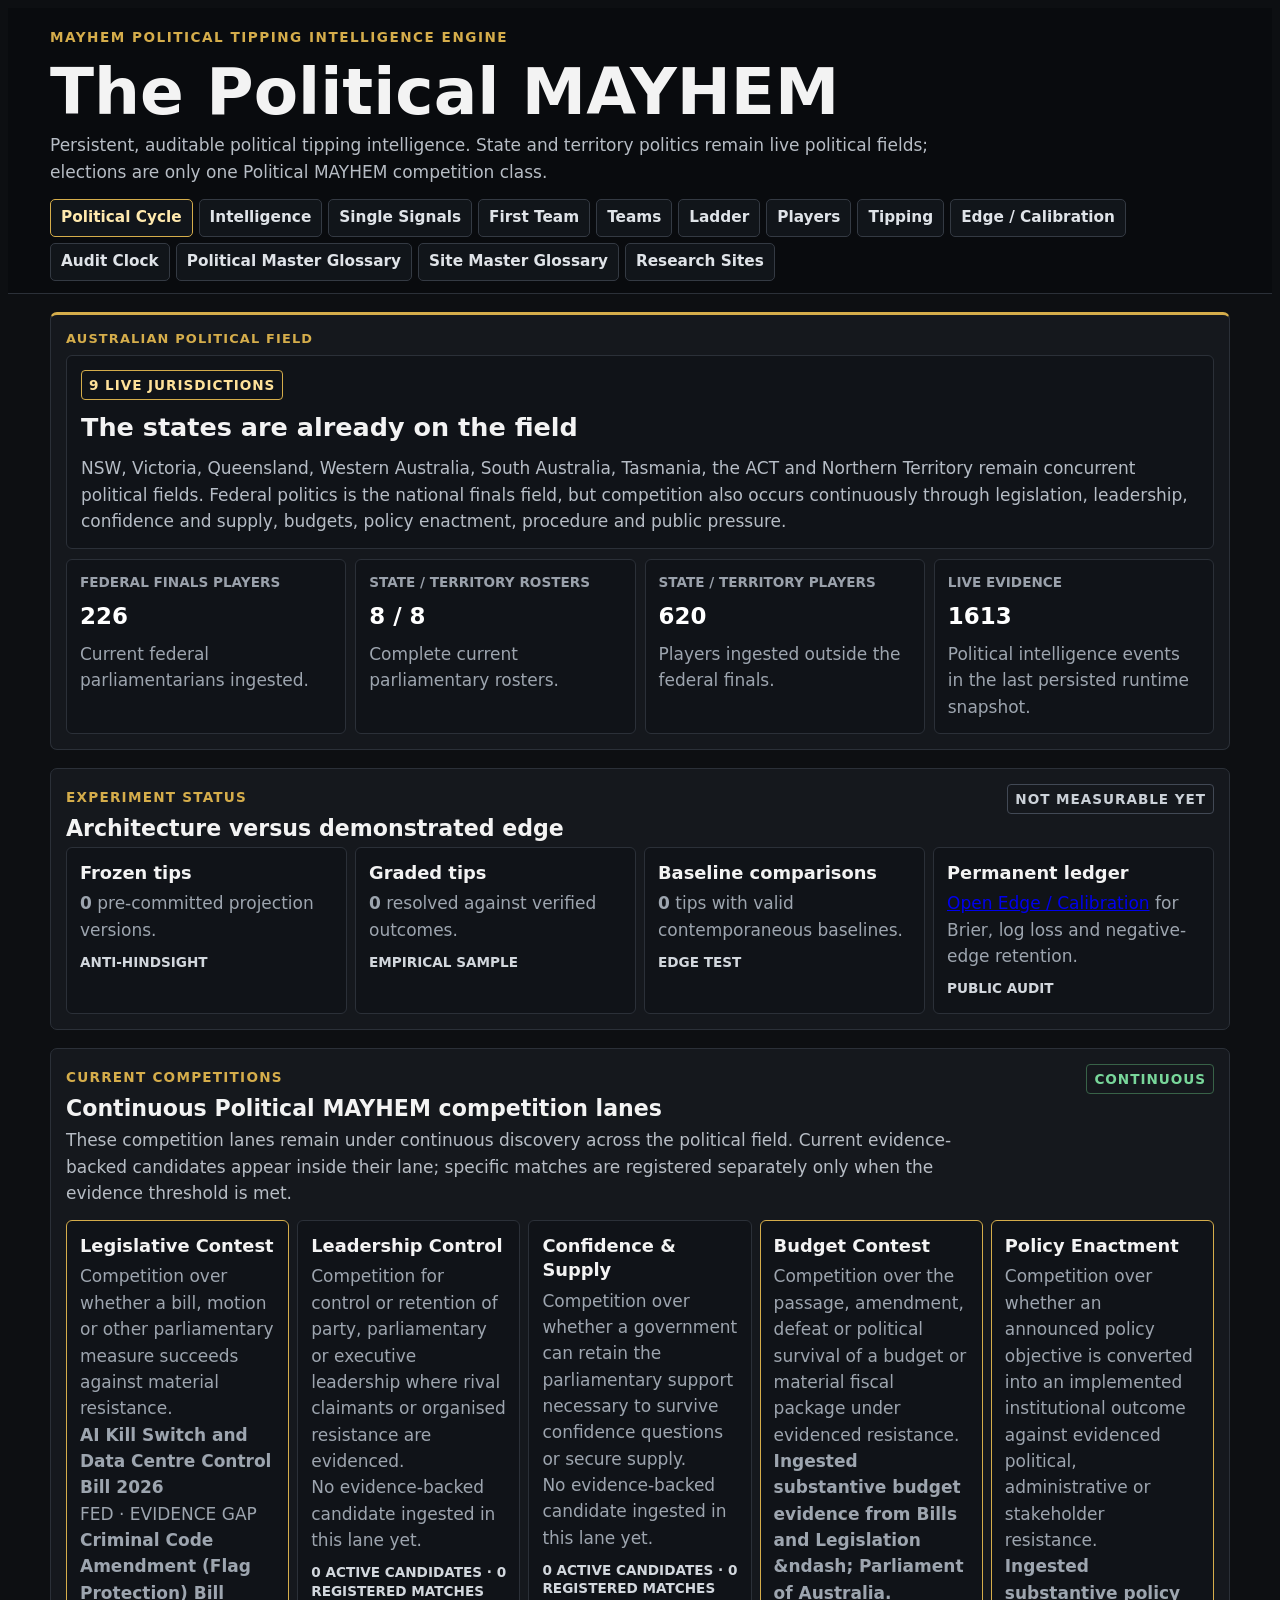
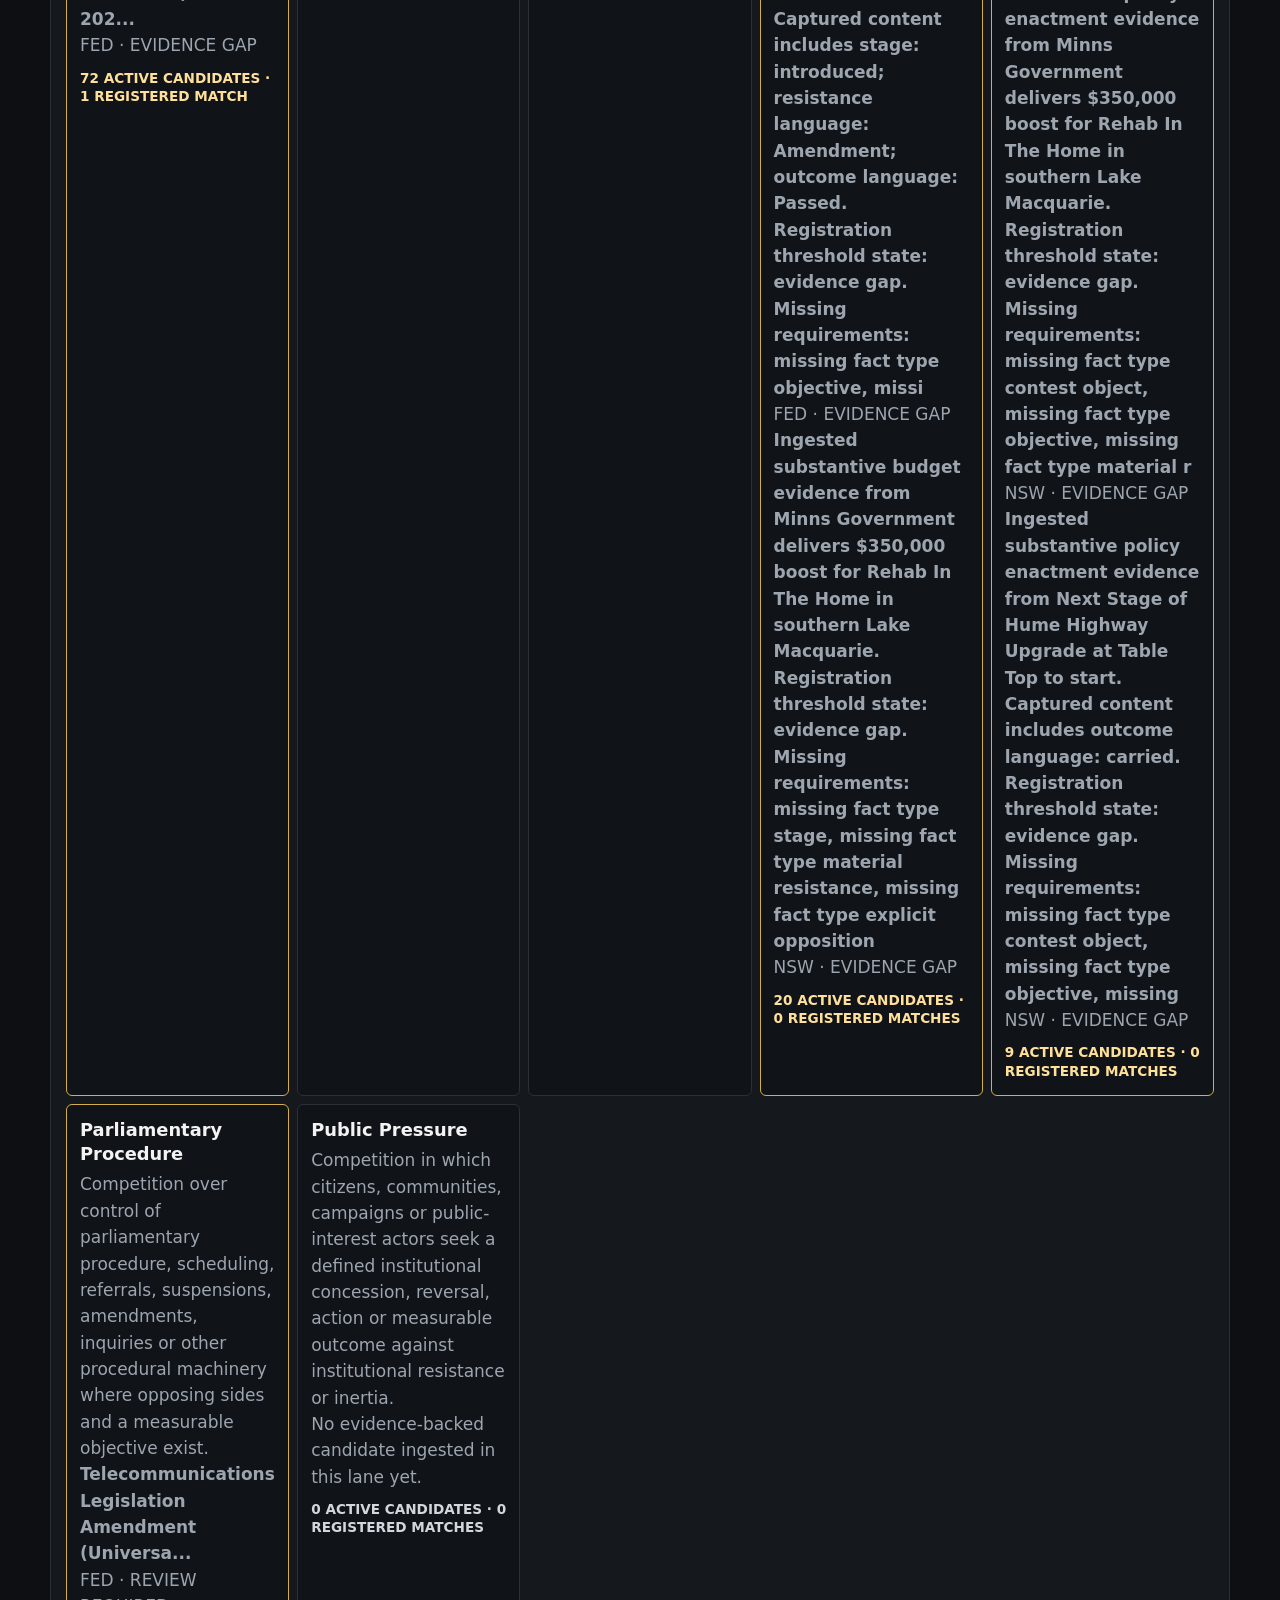
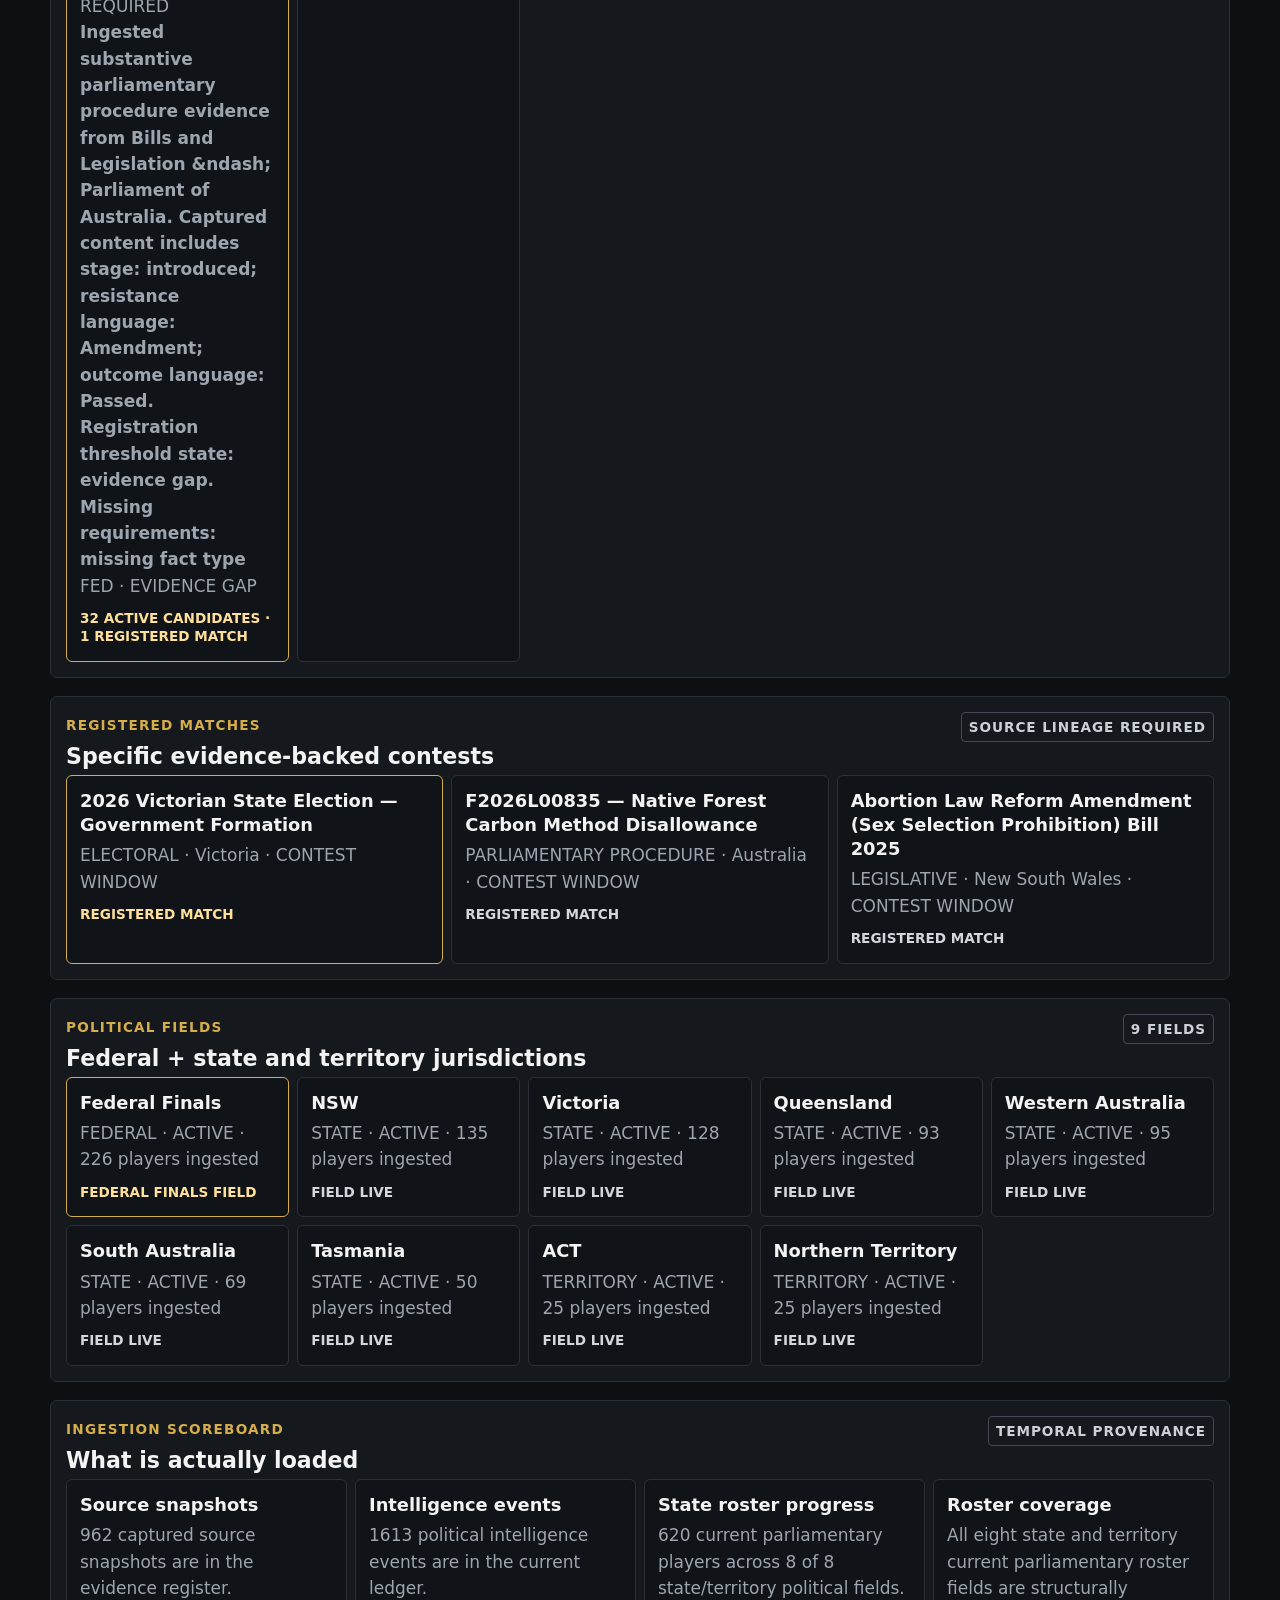
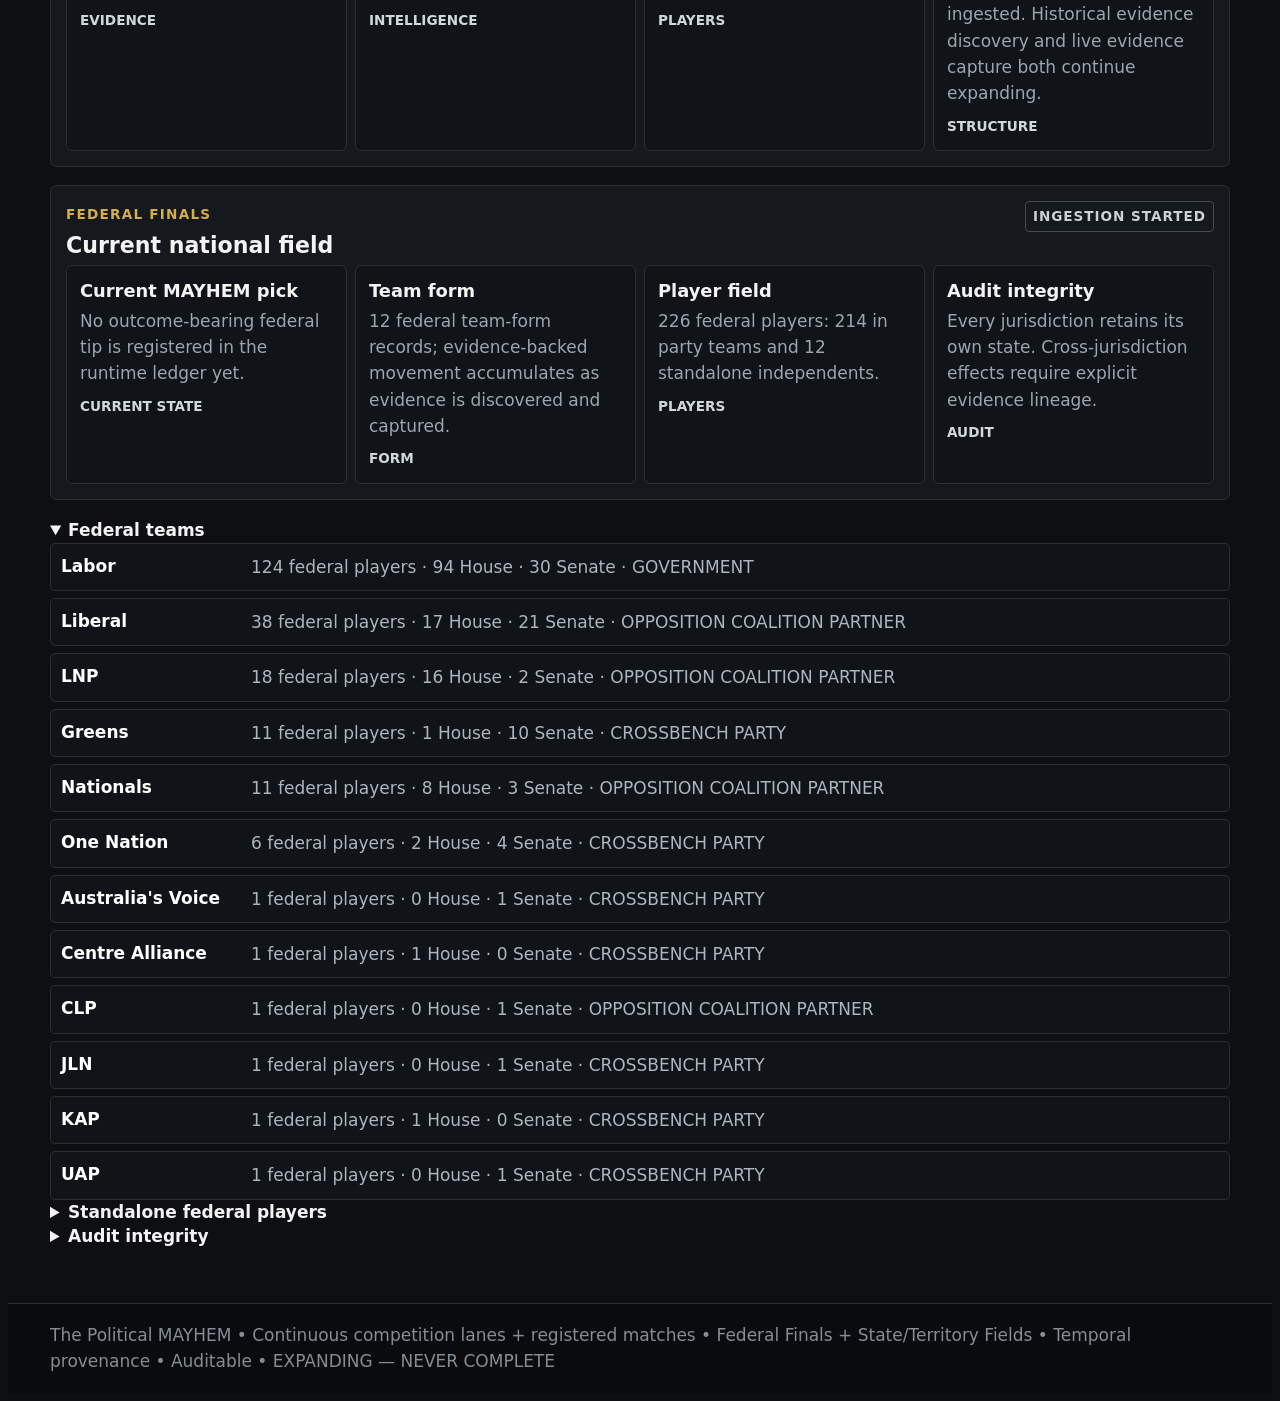
<file: index.html>
<!doctype html>
<html lang="en"><head><meta charset="utf-8"><meta name="viewport" content="width=device-width,initial-scale=1"><title>The Political MAYHEM</title><link rel="stylesheet" href="site.css"></head>
<body><header class="topbar"><div class="wrap"><p class="eyebrow">MAYHEM POLITICAL TIPPING INTELLIGENCE ENGINE</p><h1>The Political MAYHEM</h1><p class="lede">Persistent, auditable political tipping intelligence. State and territory politics remain live political fields; elections are only one Political MAYHEM competition class.</p><nav class="tabs"><a class="active" href="./">Political Cycle</a><a href="intelligence.html">Intelligence</a><a href="single-signals.html">Single Signals</a><a href="first-team.html">First Team</a><a href="teams.html">Teams</a><a href="ladder.html">Ladder</a><a href="players.html">Players</a><a href="tipping.html">Tipping</a><a href="edge.html">Edge / Calibration</a><a href="audit-clock.html">Audit Clock</a><a href="glossary.html">Political Master Glossary</a><a href="site-master-glossary.html">Site Master Glossary</a><a href="sites.html">Research Sites</a></nav></div></header>
<main class="wrap">
<section class="scoreboard"><div class="kicker">AUSTRALIAN POLITICAL FIELD</div><div class="empty-state"><span class="state-pill">9 LIVE JURISDICTIONS</span><h2>The states are already on the field</h2><p>NSW, Victoria, Queensland, Western Australia, South Australia, Tasmania, the ACT and Northern Territory remain concurrent political fields. Federal politics is the national finals field, but competition also occurs continuously through legislation, leadership, confidence and supply, budgets, policy enactment, procedure and public pressure.</p></div><div class="watch-grid"><article><small>FEDERAL FINALS PLAYERS</small><strong>226</strong><p>Current federal parliamentarians ingested.</p></article><article><small>STATE / TERRITORY ROSTERS</small><strong id="metric-state-rosters">8 / 8</strong><p>Complete current parliamentary rosters.</p></article><article><small>STATE / TERRITORY PLAYERS</small><strong id="metric-state-players">620</strong><p>Players ingested outside the federal finals.</p></article><article><small>LIVE EVIDENCE</small><strong id="metric-events">18</strong><p>Political intelligence events in the last persisted runtime snapshot.</p></article></div></section>
<section><div class="section-head"><div><span class="kicker">EXPERIMENT STATUS</span><h2>Architecture versus demonstrated edge</h2></div><span id="edge-home-state" class="status-built">EMPIRICAL EDGE NOT YET ESTABLISHED</span></div><div class="grid"><article><h3>Frozen tips</h3><p><strong id="edge-home-frozen">0</strong> pre-committed projection versions.</p><span>ANTI-HINDSIGHT</span></article><article><h3>Graded tips</h3><p><strong id="edge-home-graded">0</strong> resolved against verified outcomes.</p><span>EMPIRICAL SAMPLE</span></article><article><h3>Baseline comparisons</h3><p><strong id="edge-home-comparable">0</strong> tips with valid contemporaneous baselines.</p><span>EDGE TEST</span></article><article><h3>Permanent ledger</h3><p><a href="edge.html">Open Edge / Calibration</a> for Brier, log loss and negative-edge retention.</p><span>PUBLIC AUDIT</span></article></div></section>
<section><div class="section-head"><div><span class="kicker">CURRENT COMPETITIONS</span><h2>Continuous Political MAYHEM competition lanes</h2></div><span class="live-dot">CONTINUOUS</span></div><p class="lede">These competition lanes remain under continuous discovery across the political field. Current evidence-backed candidates appear inside their lane; specific matches are registered separately only when the evidence threshold is met.</p><div id="competition-class-grid" class="grid"><article><h3>Competition classes loading</h3><p>Continuous competition registry is loading.</p><span>DISCOVERY</span></article></div></section>
<section><div class="section-head"><div><span class="kicker">REGISTERED MATCHES</span><h2>Specific evidence-backed contests</h2></div><span class="status-built">SOURCE LINEAGE REQUIRED</span></div><div id="registered-match-grid" class="grid"><article><h3>Match ledger loading</h3><p>Specific registered contests are loading.</p><span>REGISTERED ONLY</span></article></div></section>
<section><div class="section-head"><div><span class="kicker">POLITICAL FIELDS</span><h2>Federal + state and territory jurisdictions</h2></div><span class="status-built">9 FIELDS</span></div><div id="jurisdiction-grid" class="grid"><article><h3>9 jurisdiction registry</h3><p>Federal Finals plus eight state/territory political fields are structurally registered.</p><span>PERSISTED STRUCTURE</span></article></div></section>
<section><div class="section-head"><div><span class="kicker">INGESTION SCOREBOARD</span><h2>What is actually loaded</h2></div><span class="status-built">TEMPORAL PROVENANCE</span></div><div class="grid"><article><h3>Source snapshots</h3><p id="source-summary">Source snapshots are in the last persisted evidence register.</p><span>EVIDENCE</span></article><article><h3>Intelligence events</h3><p id="event-summary">Political intelligence events are in the current ledger.</p><span>INTELLIGENCE</span></article><article><h3>State roster progress</h3><p id="state-roster-summary">Current parliamentary players are loaded across state/territory fields.</p><span>PLAYERS</span></article><article><h3>Roster coverage</h3><p id="pending-summary">Historical evidence discovery and live evidence capture both continue expanding.</p><span>STRUCTURE</span></article></div></section>
<section><div class="section-head"><div><span class="kicker">FEDERAL FINALS</span><h2>Current national field</h2></div><span class="status-built">INGESTION STARTED</span></div><div class="grid"><article><h3>Current MAYHEM pick</h3><p>No outcome-bearing federal tip is registered in the runtime ledger yet.</p><span>CURRENT STATE</span></article><article><h3>Team form</h3><p id="team-form-summary">Federal team-form records are structurally loaded; evidence-backed movement accumulates as evidence is discovered and captured.</p><span>FORM</span></article><article><h3>Player field</h3><p id="player-summary">Federal player roster loaded.</p><span>PLAYERS</span></article><article><h3>Audit integrity</h3><p>Every jurisdiction retains its own state. Cross-jurisdiction effects require explicit evidence lineage.</p><span>AUDIT</span></article></div></section>
<details open><summary><b>Federal teams</b></summary><div id="home-teams" class="feed"><div><b>Roster runtime pending render</b><span>The persisted federal roster remains available on the Teams page if this client-side refresh fails.</span></div></div></details>
<details><summary><b>Standalone federal players</b></summary><p id="independent-summary">Independent federal parliamentarians remain standalone players rather than a synthetic team.</p></details>
<details><summary><b>Audit integrity</b></summary><p>No hindsight reconstruction of predictions. Historical evidence may be discovered later and retained with its own provenance, but cannot be retroactively credited to an earlier frozen tip. Structural roster completion does not imply complete political intelligence coverage. Every future target keeps a distinct cutoff, freeze, verified outcome, grade and edge record.</p></details>
</main><footer><div class="wrap">The Political MAYHEM • Continuous competition lanes + registered matches • Federal Finals + State/Territory Fields • Temporal provenance • Auditable • EXPANDING — NEVER COMPLETE</div></footer>
<script>
const esc=s=>String(s??'').replace(/[&<>"']/g,c=>({'&':'&amp;','<':'&lt;','>':'&gt;','"':'&quot;',"'":'&#39;'}[c]));
Promise.all([
  fetch('data/runtime/party-rosters.json?'+Date.now(),{cache:'no-store'}).then(r=>r.json()),
  fetch('data/runtime/team-player-form.json?'+Date.now(),{cache:'no-store'}).then(r=>r.json()),
  fetch('data/runtime/federal-parliamentary-players.json?'+Date.now(),{cache:'no-store'}).then(r=>r.json()),
  fetch('data/runtime/political-competitions.json?'+Date.now(),{cache:'no-store'}).then(r=>r.json()),
  fetch('data/runtime/forward-ingestion-manifest.json?'+Date.now(),{cache:'no-store'}).then(r=>r.json()),
  fetch('data/runtime/edge-calibration-ledger.json?'+Date.now(),{cache:'no-store'}).then(r=>r.json()),
  fetch('data/political-competition-class-registry.json?'+Date.now(),{cache:'no-store'}).then(r=>r.json()),
  fetch('data/runtime/political-contests.json?'+Date.now(),{cache:'no-store'}).then(r=>r.json()),
  fetch('data/runtime/competition-discovery-candidates.json?'+Date.now(),{cache:'no-store'}).then(r=>r.json())
]).then(([r,f,p,c,i,e,classRegistry,contestLedger,discoveryLedger])=>{
  const teams=r.parties||[],li=i.live_evidence_ingestion||{},progress=c.ingestion_progress||{},es=e.summary||{};
  const completeFields=(c.competitions||[]).filter(x=>x.level!=='FEDERAL'&&x.ingestion_state==='CURRENT_PARLIAMENTARY_ROSTER_INGESTED');
  const pending=progress.remaining_jurisdictions||[];
  document.getElementById('metric-state-rosters').textContent=`${progress.state_territory_jurisdictions_with_complete_current_player_rosters||0} / ${progress.state_territory_jurisdictions_total||8}`;
  document.getElementById('metric-state-players').textContent=progress.state_territory_players_ingested||0;
  document.getElementById('metric-events').textContent=li.intelligence_events_ingested??0;
  document.getElementById('source-summary').textContent=`${li.source_snapshots_ingested||0} captured source snapshots are in the evidence register.`;
  document.getElementById('event-summary').textContent=`${li.intelligence_events_ingested||0} political intelligence events are in the current ledger.`;
  document.getElementById('state-roster-summary').textContent=`${progress.state_territory_players_ingested||0} current parliamentary players across ${completeFields.length} of ${progress.state_territory_jurisdictions_total||8} state/territory political fields.`;
  document.getElementById('pending-summary').textContent=pending.length?`${pending.map(x=>x.replace('AUS-','')).join(', ')} remain roster-pending.`:'All eight state and territory current parliamentary roster fields are structurally ingested. Historical evidence discovery and live evidence capture both continue expanding.';
  document.getElementById('team-form-summary').textContent=`${(f.team_form||[]).length} federal team-form records; evidence-backed movement accumulates as evidence is discovered and captured.`;
  document.getElementById('player-summary').textContent=`${p.counts.total_players} federal players: ${p.counts.party_affiliated} in party teams and ${p.counts.independents} standalone independents.`;
  document.getElementById('independent-summary').textContent=`${p.counts.independents} independent federal parliamentarians remain standalone players rather than a synthetic team.`;
  document.getElementById('edge-home-frozen').textContent=es.frozen_projection_versions??0;
  document.getElementById('edge-home-graded').textContent=es.graded_projection_versions??0;
  document.getElementById('edge-home-comparable').textContent=es.baseline_comparable_tips??0;
  document.getElementById('edge-home-state').textContent=String(es.empirical_advantage_state||e.status||'NOT_MEASURABLE_YET').replaceAll('_',' ');

  const classes=classRegistry.classes||[];
  const continuous=classes.filter(x=>x.field_mode==='CONTINUOUS_DISCOVERY_WITH_DISCRETE_MATCHES');
  const registered=contestLedger.contests||[];
  const candidates=(discoveryLedger.candidates||[]).filter(x=>!['REGISTERED','REJECTED_NOT_COMPETITION'].includes(x.candidate_state));
  const familyToClass={ELECTION:'ELECTORAL',LEGISLATION:'LEGISLATIVE',LEADERSHIP:'LEADERSHIP',CONFIDENCE_SUPPLY:'CONFIDENCE_SUPPLY',BUDGET:'BUDGET',PROCEDURAL:'PARLIAMENTARY_PROCEDURE',POLICY_ENACTMENT:'POLICY_ENACTMENT',PUBLIC_PRESSURE:'PUBLIC_PRESSURE'};
  const candidateClass=x=>x.proposed_competition_class||familyToClass[x.competition_family]||null;
  const countByClass=new Map();for(const x of registered)countByClass.set(x.competition_class,(countByClass.get(x.competition_class)||0)+1);
  document.getElementById('competition-class-grid').innerHTML=continuous.map(x=>{
    const activity=candidates.filter(y=>candidateClass(y)===x.competition_class);
    const activityText=activity.length?activity.slice(0,2).map(y=>`<p><strong>${esc(y.subject)}</strong><br>${esc(y.jurisdiction_id.replace('AUS-',''))} · ${esc(y.candidate_state.replaceAll('_',' '))}</p>`).join(''):'<p>No evidence-backed candidate ingested in this lane yet.</p>';
    const registeredCount=countByClass.get(x.competition_class)||0;
    return `<article class="${activity.length?'next':''}"><h3>${esc(x.public_label)}</h3><p>${esc(x.definition)}</p>${activityText}<span>${activity.length} ACTIVE CANDIDATE${activity.length===1?'':'S'} · ${registeredCount} REGISTERED MATCH${registeredCount===1?'':'ES'}</span></article>`;
  }).join('')||'<article><h3>No continuous fields loaded</h3><p>The competition-class registry did not return a continuous field.</p><span>INTEGRITY FAILURE</span></article>';
  document.getElementById('registered-match-grid').innerHTML=registered.map(x=>`<article class="${x.competition_class==='ELECTORAL'?'next':''}"><h3>${esc(x.name||x.contest_id)}</h3><p>${esc(String(x.competition_class||'UNKNOWN').replaceAll('_',' '))} · ${esc(x.jurisdiction||'UNKNOWN')} · ${esc(String(x.status||'UNKNOWN').replaceAll('_',' '))}</p><span>REGISTERED MATCH</span></article>`).join('')||'<article><h3>No discrete match registered</h3><p>Continuous competition fields remain live even when no specific match has yet crossed its evidence threshold.</p><span>NOT QUIET · REGISTRATION EMPTY</span></article>';
  document.getElementById('jurisdiction-grid').innerHTML=(c.competitions||[]).map(x=>`<article class="${x.level==='FEDERAL'?'next':''}"><h3>${esc(x.public_label)}</h3><p>${esc(x.level.replace('_',' '))} · ${esc(x.field_state)}${x.ingested_player_count!=null?` · ${x.ingested_player_count} players ingested`:''}</p><span>${x.level==='FEDERAL'?'FEDERAL FINALS FIELD':x.ingestion_state==='CURRENT_PARLIAMENTARY_ROSTER_INGESTED'?'FIELD LIVE':'ROSTER PENDING'}</span></article>`).join('');
  document.getElementById('home-teams').innerHTML=teams.slice().sort((a,b)=>b.player_count-a.player_count||a.short_name.localeCompare(b.short_name)).map(x=>`<div><b>${esc(x.short_name)}</b><span>${x.player_count} federal players · ${x.house_players} House · ${x.senate_players} Senate · ${esc(x.team_state.replaceAll('_',' '))}</span></div>`).join('');
}).catch(()=>{});
</script></body></html>
</file>
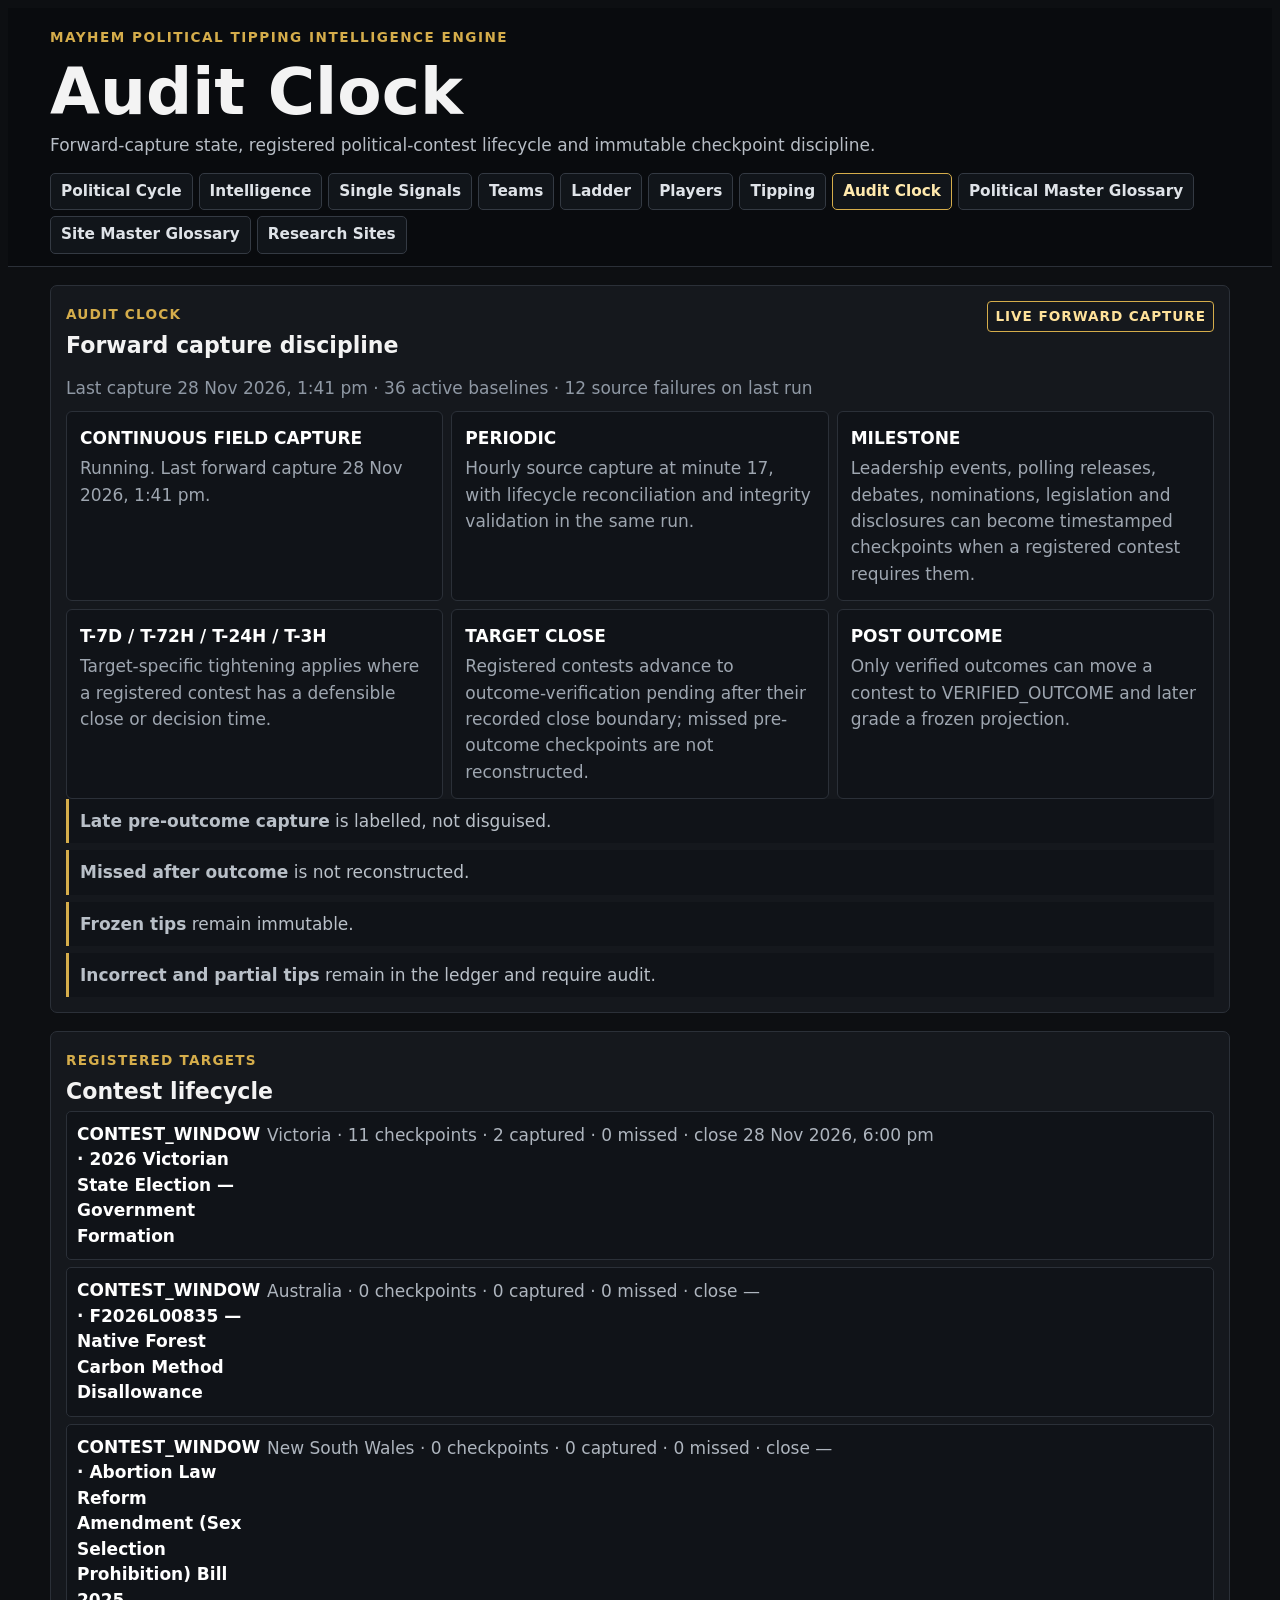
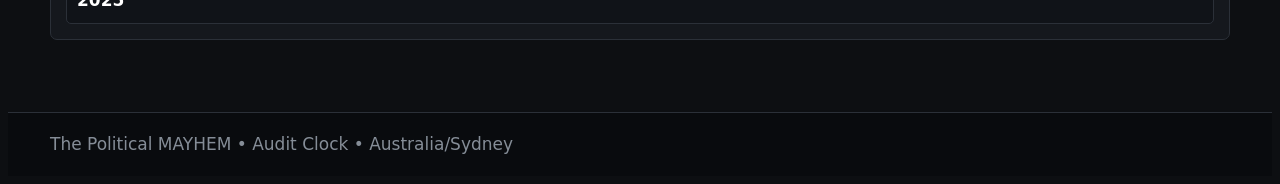
<file: audit-clock.html>
<!doctype html><html lang="en"><head><meta charset="utf-8"><meta name="viewport" content="width=device-width,initial-scale=1"><title>The Political MAYHEM — Audit Clock</title><link rel="stylesheet" href="site.css"></head><body><header class="topbar"><div class="wrap"><p class="eyebrow">MAYHEM POLITICAL TIPPING INTELLIGENCE ENGINE</p><h1>Audit Clock</h1><p class="lede">Forward-capture state, registered political-contest lifecycle and immutable checkpoint discipline.</p><nav class="tabs"><a href="./">Political Cycle</a><a href="intelligence.html">Intelligence</a><a href="single-signals.html">Single Signals</a><a href="teams.html">Teams</a><a href="ladder.html">Ladder</a><a href="players.html">Players</a><a href="tipping.html">Tipping</a><a class="active" href="audit-clock.html">Audit Clock</a><a href="glossary.html">Political Master Glossary</a><a href="site-master-glossary.html">Site Master Glossary</a><a href="sites.html">Research Sites</a></nav></div></header><main class="wrap"><section><div class="section-head"><div><span class="kicker">AUDIT CLOCK</span><h2>Forward capture discipline</h2></div><span id="clock-status" class="status-live">LOADING</span></div><p id="clock-meta" class="roster-meta">Loading live forward state…</p><div class="clock-grid"><article><strong>CONTINUOUS FIELD CAPTURE</strong><span id="continuous-state">Loading…</span></article><article><strong>PERIODIC</strong><span>Hourly source capture at minute 17, with lifecycle reconciliation and integrity validation in the same run.</span></article><article><strong>MILESTONE</strong><span>Leadership events, polling releases, debates, nominations, legislation and disclosures can become timestamped checkpoints when a registered contest requires them.</span></article><article><strong>T-7D / T-72H / T-24H / T-3H</strong><span>Target-specific tightening applies where a registered contest has a defensible close or decision time.</span></article><article><strong>TARGET CLOSE</strong><span>Registered contests advance to outcome-verification pending after their recorded close boundary; missed pre-outcome checkpoints are not reconstructed.</span></article><article><strong>POST OUTCOME</strong><span>Only verified outcomes can move a contest to VERIFIED_OUTCOME and later grade a frozen projection.</span></article></div><div class="rules compact"><p><b>Late pre-outcome capture</b> is labelled, not disguised.</p><p><b>Missed after outcome</b> is not reconstructed.</p><p><b>Frozen tips</b> remain immutable.</p><p><b>Incorrect and partial tips</b> remain in the ledger and require audit.</p></div></section><section><div class="section-head"><div><span class="kicker">REGISTERED TARGETS</span><h2>Contest lifecycle</h2></div></div><div id="contest-clock" class="feed"><div><b>Loading…</b><span>Registered political contests and checkpoints</span></div></div></section></main><footer><div class="wrap">The Political MAYHEM • Audit Clock • Australia/Sydney</div></footer><script>
const esc=s=>String(s??'').replace(/[&<>"']/g,c=>({'&':'&amp;','<':'&lt;','>':'&gt;','"':'&quot;',"'":'&#39;'}[c]));
const when=v=>{if(!v)return'—';try{return new Intl.DateTimeFormat('en-AU',{timeZone:'Australia/Sydney',dateStyle:'medium',timeStyle:'short'}).format(new Date(v))}catch{return v}};
Promise.all([
  fetch('data/runtime/forward-signal-capture-state.json?'+Date.now(),{cache:'no-store'}).then(r=>r.json()),
  fetch('data/runtime/political-contests.json?'+Date.now(),{cache:'no-store'}).then(r=>r.json()),
  fetch('data/runtime/contest-checkpoints.json?'+Date.now(),{cache:'no-store'}).then(r=>r.json())
]).then(([s,c,k])=>{
  const active=s.status==='ACTIVE';
  const status=document.getElementById('clock-status');status.textContent=active?'LIVE FORWARD CAPTURE':'CAPTURE STATE '+esc(s.status||'UNKNOWN');status.className=active?'status-live':'status-built';
  const failures=s.last_run?.failures||[];
  document.getElementById('clock-meta').textContent=`Last capture ${when(s.last_run?.captured_at||s.updated_at)} · ${Object.keys(s.sources||{}).length} active baselines · ${failures.length} source failure${failures.length===1?'':'s'} on last run`;
  document.getElementById('continuous-state').textContent=active?`Running. Last forward capture ${when(s.last_run?.captured_at||s.updated_at)}.`:'Forward capture is not currently marked ACTIVE.';
  const cpBy=new Map((k.contests||[]).map(x=>[x.contest_id,x]));
  const contests=c.contests||[];
  document.getElementById('contest-clock').innerHTML=contests.length?contests.map(x=>{const cp=cpBy.get(x.contest_id);const arr=cp?.checkpoints||[];const captured=arr.filter(y=>String(y.capture_state).startsWith('CAPTURED')).length;const missed=arr.filter(y=>y.capture_state==='MISSED_NOT_CAPTURED').length;return `<div><b>${esc(x.status)} · ${esc(x.name||x.contest_id)}</b><span>${esc(x.jurisdiction)} · ${arr.length} checkpoint${arr.length===1?'':'s'} · ${captured} captured · ${missed} missed · close ${esc(when(x.close_at))}</span></div>`}).join(''):'<div><b>No registered contest</b><span>Forward source capture is running, but no discrete political target has yet been registered. No contest is fabricated to populate the clock.</span></div>';
}).catch(()=>{document.getElementById('clock-status').textContent='RUNTIME UNAVAILABLE';document.getElementById('clock-status').className='status-built';document.getElementById('clock-meta').textContent='Audit runtime data could not be loaded.';document.getElementById('continuous-state').textContent='Unavailable.';document.getElementById('contest-clock').innerHTML='<div><b>Unavailable</b><span>Contest lifecycle data could not be loaded.</span></div>'});
</script></body></html>
</file>
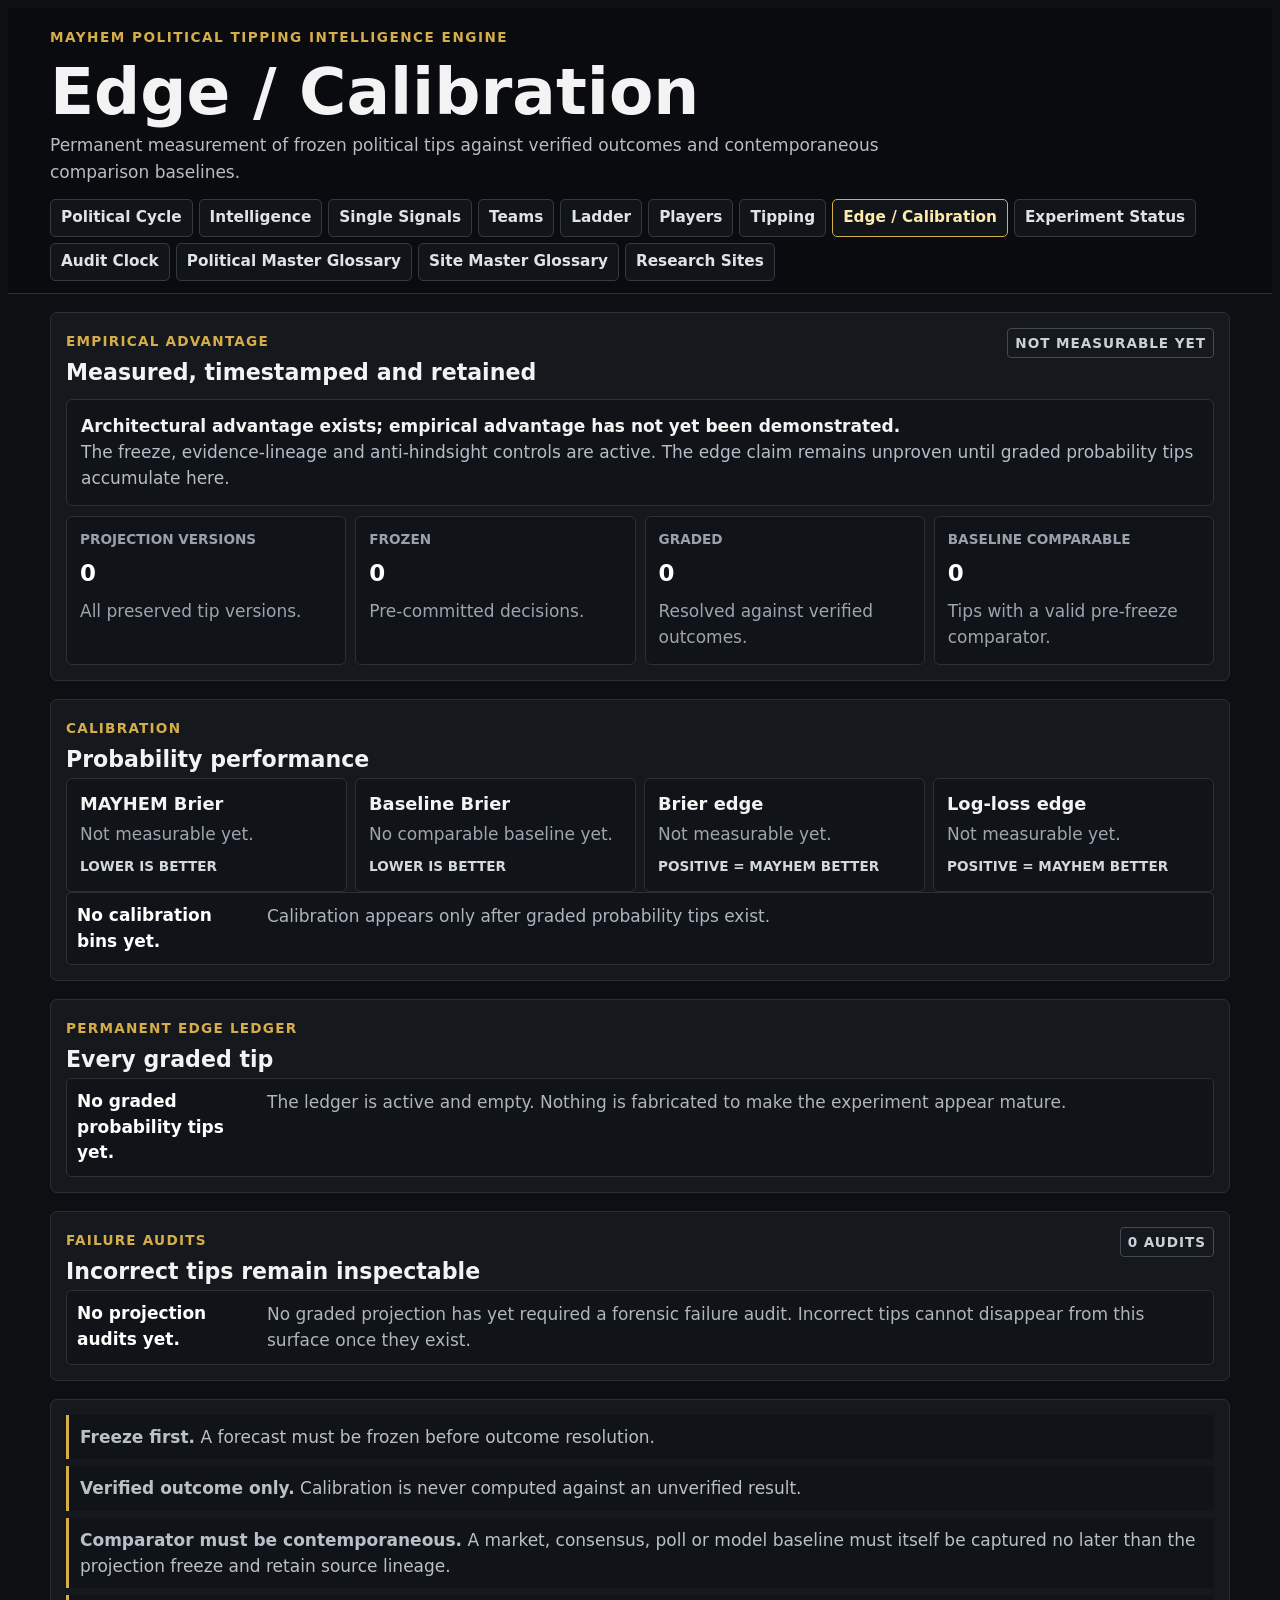
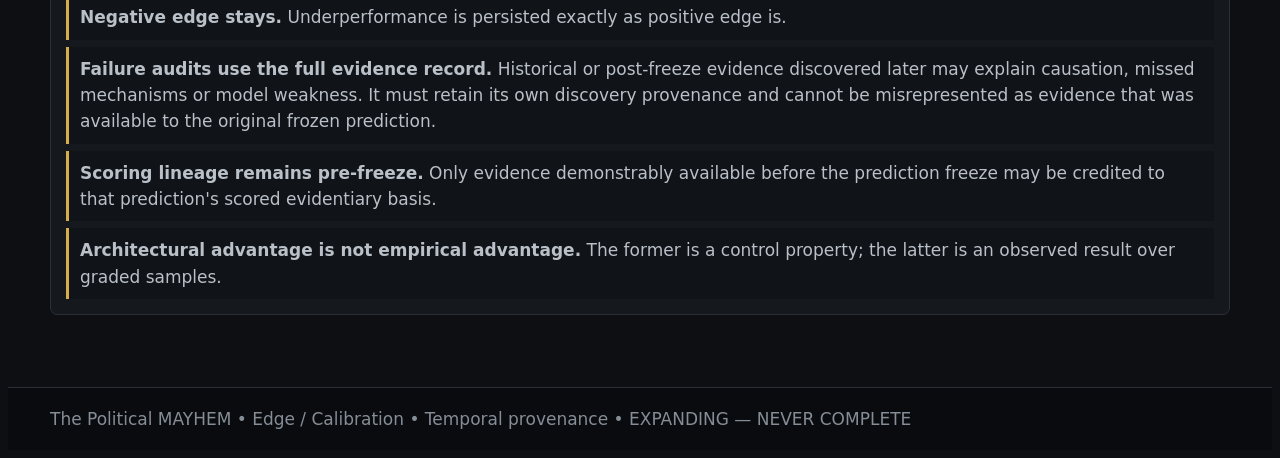
<file: edge.html>
<!doctype html><html lang="en"><head><meta charset="utf-8"><meta name="viewport" content="width=device-width,initial-scale=1"><title>The Political MAYHEM — Edge / Calibration</title><link rel="stylesheet" href="site.css"></head><body><header class="topbar"><div class="wrap"><p class="eyebrow">MAYHEM POLITICAL TIPPING INTELLIGENCE ENGINE</p><h1>Edge / Calibration</h1><p class="lede">Permanent measurement of frozen political tips against verified outcomes and contemporaneous comparison baselines.</p><nav class="tabs"><a href="./">Political Cycle</a><a href="intelligence.html">Intelligence</a><a href="single-signals.html">Single Signals</a><a href="teams.html">Teams</a><a href="ladder.html">Ladder</a><a href="players.html">Players</a><a href="tipping.html">Tipping</a><a class="active" href="edge.html">Edge / Calibration</a><a href="experiment-status.html">Experiment Status</a><a href="audit-clock.html">Audit Clock</a><a href="glossary.html">Political Master Glossary</a><a href="site-master-glossary.html">Site Master Glossary</a><a href="sites.html">Research Sites</a></nav></div></header><main class="wrap"><section><div class="section-head"><div><span class="kicker">EMPIRICAL ADVANTAGE</span><h2>Measured, timestamped and retained</h2></div><span id="edge-state" class="status-built">NOT MEASURABLE YET</span></div><div class="empty-state" id="edge-position"><b>Architectural advantage exists; empirical advantage has not yet been demonstrated.</b><p>The freeze, evidence-lineage and anti-hindsight controls are active. The edge claim remains unproven until graded probability tips accumulate here. Negative results remain visible.</p></div><div class="watch-grid"><article><small>PROJECTION VERSIONS</small><strong id="m-projections">0</strong><p>All preserved tip versions.</p></article><article><small>FROZEN</small><strong id="m-frozen">0</strong><p>Pre-committed decisions.</p></article><article><small>GRADED</small><strong id="m-graded">0</strong><p>Resolved against verified outcomes.</p></article><article><small>BASELINE COMPARABLE</small><strong id="m-comparable">0</strong><p>Tips with a valid pre-freeze comparator.</p></article></div></section><section><div class="section-head"><div><span class="kicker">CALIBRATION</span><h2>Probability performance</h2></div></div><div class="grid"><article><h3>MAYHEM Brier</h3><p id="brier-mayhem">Not measurable yet.</p><span>LOWER IS BETTER</span></article><article><h3>Baseline Brier</h3><p id="brier-base">No comparable baseline yet.</p><span>LOWER IS BETTER</span></article><article><h3>Brier edge</h3><p id="brier-edge">Not measurable yet.</p><span>POSITIVE = MAYHEM BETTER</span></article><article><h3>Log-loss edge</h3><p id="log-edge">Not measurable yet.</p><span>POSITIVE = MAYHEM BETTER</span></article></div><div id="calibration-feed" class="feed"><div><b>No calibration bins yet.</b><span>Calibration appears only after graded probability tips exist.</span></div></div></section><section><div class="section-head"><div><span class="kicker">PERMANENT EDGE LEDGER</span><h2>Every graded tip</h2></div></div><div id="edge-ledger" class="feed"><div><b>No graded probability tips yet.</b><span>The ledger is active and empty. Nothing is fabricated to make the experiment appear mature.</span></div></div></section><section><div class="section-head"><div><span class="kicker">FAILURE AUDITS</span><h2>Incorrect tips remain inspectable</h2></div><span id="audit-count" class="status-built">0 AUDITS</span></div><div id="failure-audits" class="feed"><div><b>No projection audits yet.</b><span>No graded projection has yet required a forensic failure audit. Incorrect tips cannot disappear from this surface once they exist.</span></div></div></section><section><div class="rules compact"><p><b>Freeze first.</b> A forecast must be frozen before outcome resolution.</p><p><b>Verified outcome only.</b> Calibration is never computed against an unverified result.</p><p><b>Comparator must be contemporaneous.</b> A market, consensus, poll or model baseline must itself be captured no later than the projection freeze and retain source lineage.</p><p><b>Negative edge stays.</b> Underperformance is persisted exactly as positive edge is.</p><p><b>Failure audits use the full evidence record.</b> Historical or post-freeze evidence discovered later may explain causation, missed mechanisms or model weakness. It must retain its own discovery provenance and cannot be misrepresented as evidence that was available to the original frozen prediction.</p><p><b>Scoring lineage remains pre-freeze.</b> Only evidence demonstrably available before the prediction freeze may be credited to that prediction's scored evidentiary basis.</p><p><b>Architectural advantage is not empirical advantage.</b> The former is a control property; the latter is an observed result over graded samples.</p></div></section></main><footer><div class="wrap">The Political MAYHEM • Edge / Calibration • Temporal provenance • EXPANDING — NEVER COMPLETE</div></footer><script>
const esc=s=>String(s??'').replace(/[&<>"']/g,c=>({'&':'&amp;','<':'&lt;','>':'&gt;','"':'&quot;',"'":'&#39;'}[c]));
const num=v=>v==null?'Not measurable yet.':Number(v).toFixed(4);
const when=v=>{if(!v)return'—';try{return new Intl.DateTimeFormat('en-AU',{timeZone:'Australia/Sydney',dateStyle:'medium',timeStyle:'short'}).format(new Date(v))}catch{return v}};
const auditText=a=>{const bits=[];if(a.failure_mode)bits.push(a.failure_mode);if(a.finding)bits.push(a.finding);if(a.summary)bits.push(a.summary);if(Array.isArray(a.findings))bits.push(a.findings.map(x=>typeof x==='string'?x:(x.finding||x.summary||JSON.stringify(x))).join(' · '));return bits.filter(Boolean).join(' · ')||'Forensic audit retained; no public summary field is populated.'};
Promise.all([fetch('data/runtime/edge-calibration-ledger.json?'+Date.now(),{cache:'no-store'}).then(r=>r.json()),fetch('data/runtime/projection-audits.json?'+Date.now(),{cache:'no-store'}).then(r=>r.json())]).then(([d,a])=>{const s=d.summary||{};document.getElementById('m-projections').textContent=s.projection_versions??0;document.getElementById('m-frozen').textContent=s.frozen_projection_versions??0;document.getElementById('m-graded').textContent=s.graded_projection_versions??0;document.getElementById('m-comparable').textContent=s.baseline_comparable_tips??0;document.getElementById('brier-mayhem').textContent=num(s.mean_mayhem_brier);document.getElementById('brier-base').textContent=s.mean_baseline_brier==null?'No comparable baseline yet.':num(s.mean_baseline_brier);document.getElementById('brier-edge').textContent=num(s.mean_brier_edge);document.getElementById('log-edge').textContent=num(s.mean_log_loss_edge);const state=String(s.empirical_advantage_state||d.status||'NOT_MEASURABLE_YET');document.getElementById('edge-state').textContent=state.replaceAll('_',' ');const r=d.records||[];document.getElementById('edge-position').innerHTML=r.length?`<b>${esc(state.replaceAll('_',' '))}</b><p>${r.length} scored probability tip${r.length===1?'':'s'} retained. This status describes the observed sample only; it is not a general claim beyond the evidence.</p>`:`<b>Architectural advantage exists; empirical advantage has not yet been demonstrated.</b><p>The freeze, evidence-lineage and anti-hindsight controls are active. The edge claim remains unproven until graded probability tips accumulate here.</p>`;document.getElementById('edge-ledger').innerHTML=r.length?r.slice().reverse().map(x=>`<div><b>${esc(x.grade)} · ${esc(x.contest_id)} · ${esc(when(x.frozen_at))}</b><span>MAYHEM p=${esc(x.mayhem_probability)} · Brier ${esc(x.mayhem_brier)} · log loss ${esc(x.mayhem_log_loss)}${x.baseline?` · baseline ${esc(x.baseline.label)} p=${esc(x.baseline.probability)} · Brier edge ${esc(x.brier_edge_vs_baseline)} · log edge ${esc(x.log_loss_edge_vs_baseline)}`:' · no valid contemporaneous comparison baseline'} · ${esc(x.projection_id)}${x.audit_id?` · audit ${esc(x.audit_id)}`:''}</span></div>`).join(''):`<div><b>No graded probability tips yet.</b><span>The ledger is active and empty. Nothing is fabricated to make the experiment appear mature.</span></div>`;const bins=d.calibration_bins||[];document.getElementById('calibration-feed').innerHTML=bins.length?bins.map(b=>`<div><b>${Math.round(b.lower_bound*100)}–${Math.round(b.upper_bound*100)}% confidence band · n=${b.count}</b><span>Mean forecast ${(b.mean_forecast_probability*100).toFixed(1)}% · observed ${(b.observed_frequency*100).toFixed(1)}%</span></div>`).join(''):`<div><b>No calibration bins yet.</b><span>Calibration appears only after graded probability tips exist.</span></div>`;const audits=a.audits||[];document.getElementById('audit-count').textContent=`${audits.length} AUDIT${audits.length===1?'':'S'}`;document.getElementById('failure-audits').innerHTML=audits.length?audits.slice().reverse().map(x=>`<div><b>${esc(x.audit_id||'AUDIT')} · ${esc(x.projection_id||'projection not linked')}</b><span>${esc(auditText(x))} · original frozen projection unchanged: ${x.integrity?.frozen_projection_unchanged===true?'YES':'NOT CONFIRMED'}</span></div>`).join(''):`<div><b>No projection audits yet.</b><span>No graded projection has yet required a forensic failure audit. Incorrect tips cannot disappear from this surface once they exist.</span></div>`}).catch(()=>{document.getElementById('edge-state').textContent='RUNTIME UNAVAILABLE';document.getElementById('edge-position').innerHTML='<b>Persisted edge runtime could not be read.</b><p>This is a data-availability failure, not evidence of zero edge.</p>';document.getElementById('failure-audits').innerHTML='<div><b>Audit runtime unavailable.</b><span>This is a data-availability failure, not evidence that no audits exist.</span></div>'});
</script></body></html>
</file>
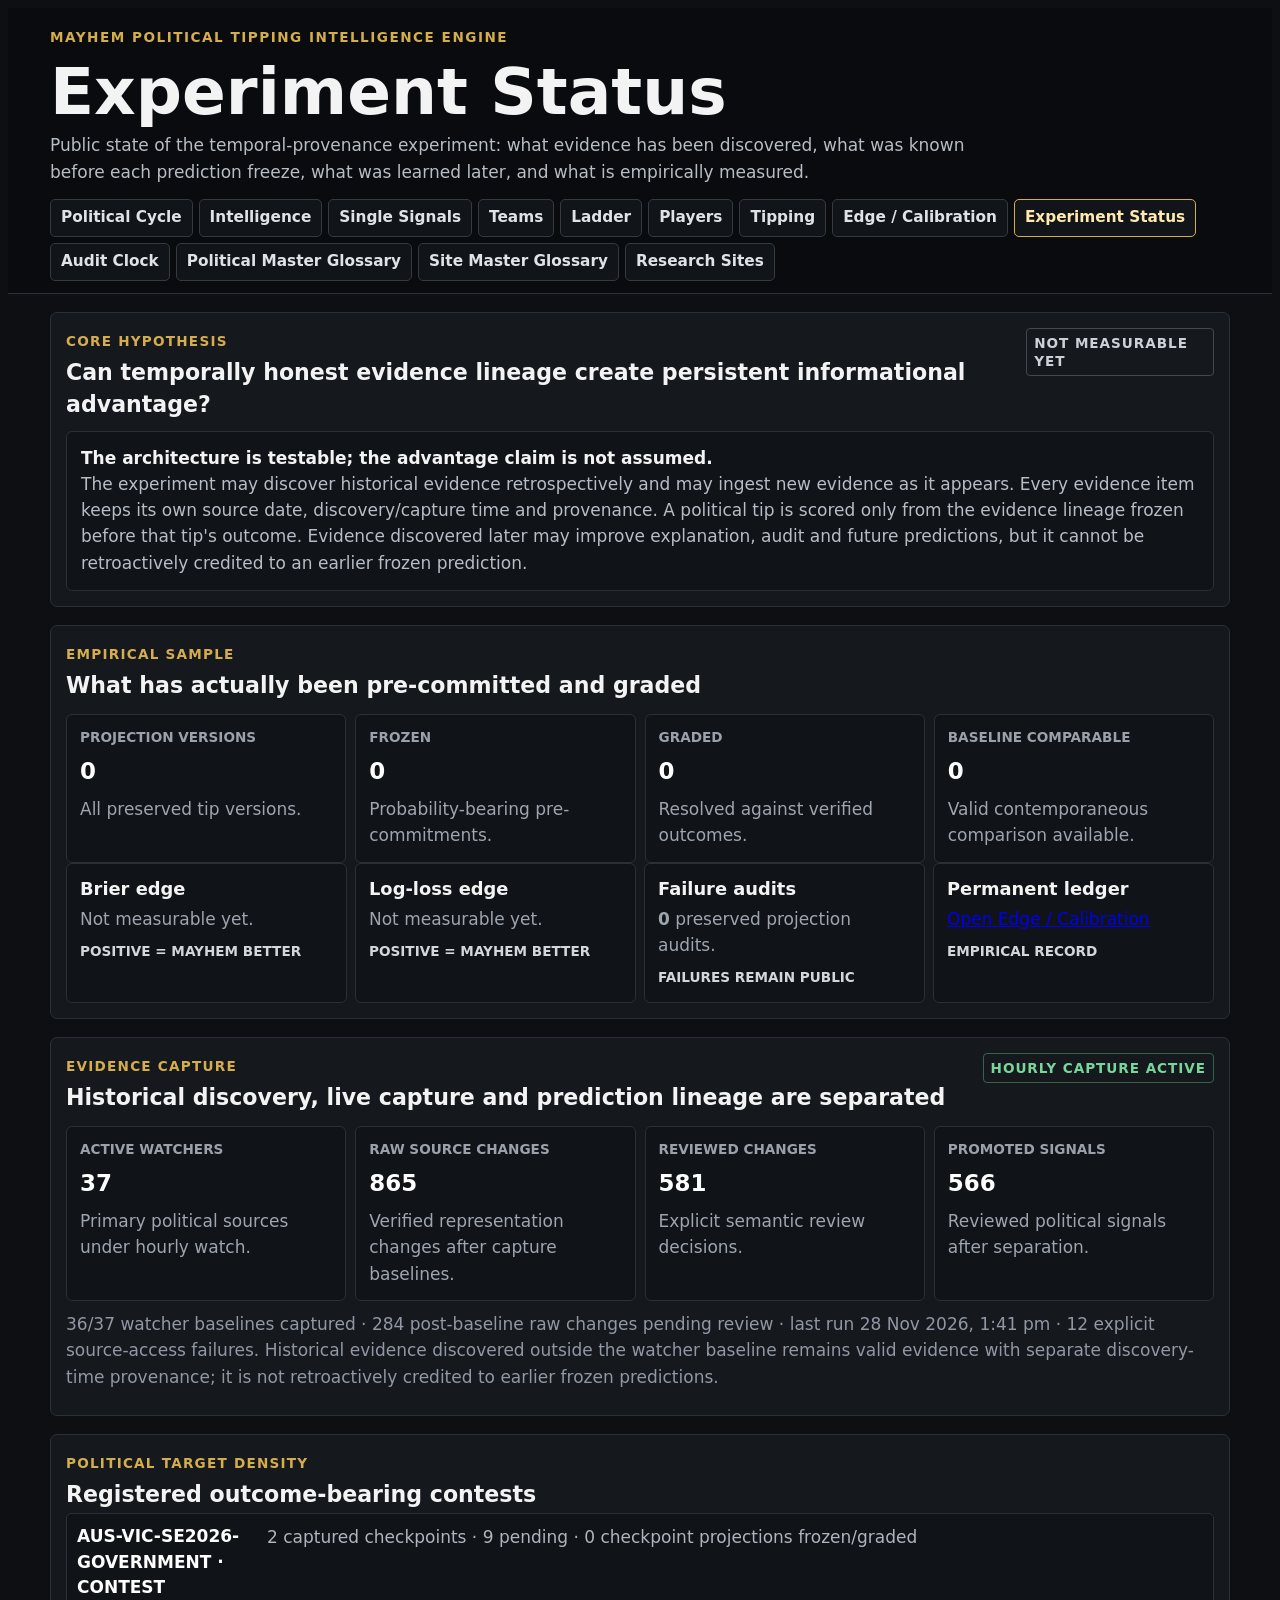
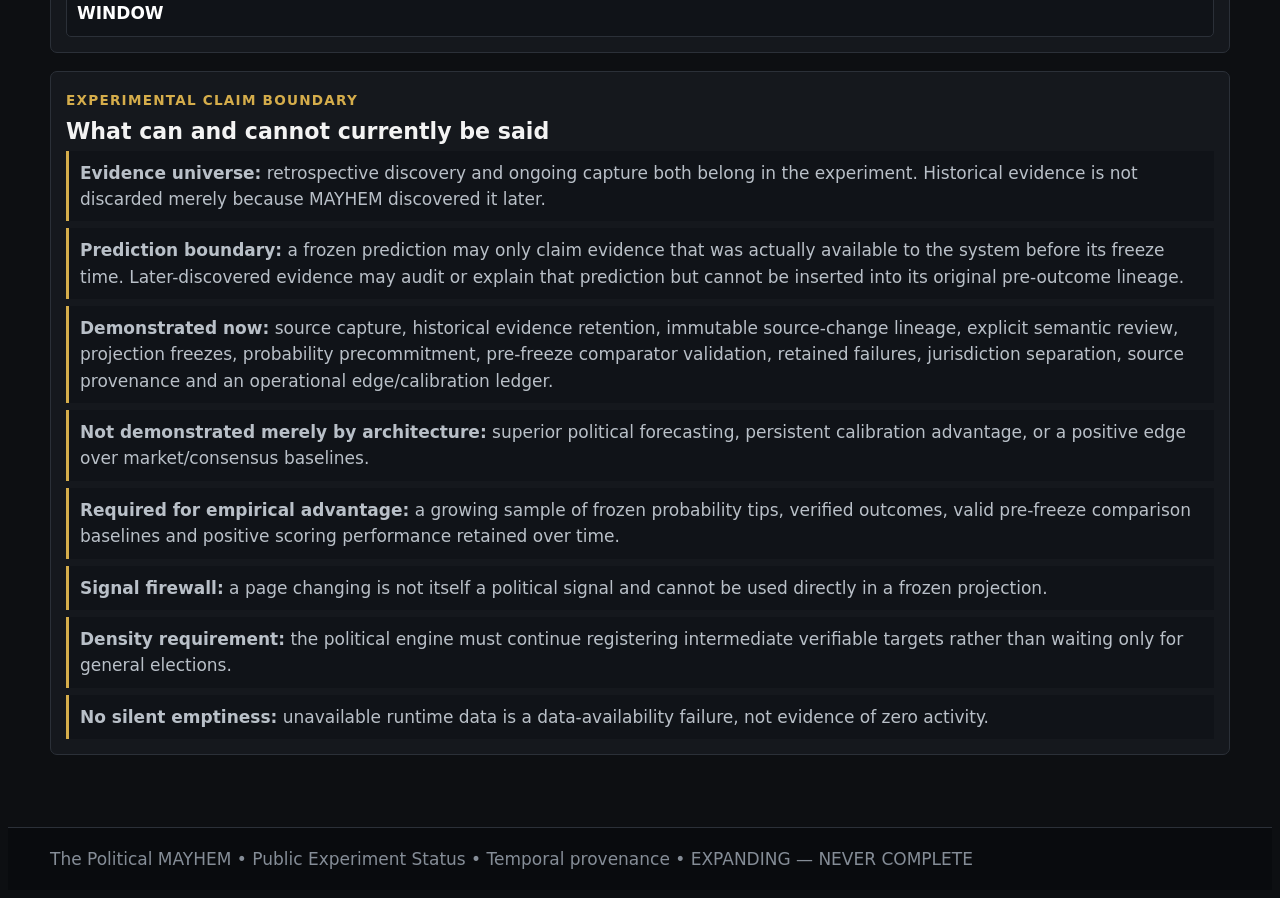
<file: experiment-status.html>
<!doctype html><html lang="en"><head><meta charset="utf-8"><meta name="viewport" content="width=device-width,initial-scale=1"><title>The Political MAYHEM — Experiment Status</title><link rel="stylesheet" href="site.css"></head><body><header class="topbar"><div class="wrap"><p class="eyebrow">MAYHEM POLITICAL TIPPING INTELLIGENCE ENGINE</p><h1>Experiment Status</h1><p class="lede">Public state of the temporal-provenance experiment: what evidence has been discovered, what was known before each prediction freeze, what was learned later, and what is empirically measured.</p><nav class="tabs"><a href="./">Political Cycle</a><a href="intelligence.html">Intelligence</a><a href="single-signals.html">Single Signals</a><a href="teams.html">Teams</a><a href="ladder.html">Ladder</a><a href="players.html">Players</a><a href="tipping.html">Tipping</a><a href="edge.html">Edge / Calibration</a><a class="active" href="experiment-status.html">Experiment Status</a><a href="audit-clock.html">Audit Clock</a><a href="glossary.html">Political Master Glossary</a><a href="site-master-glossary.html">Site Master Glossary</a><a href="sites.html">Research Sites</a></nav></div></header><main class="wrap"><section><div class="section-head"><div><span class="kicker">CORE HYPOTHESIS</span><h2>Can temporally honest evidence lineage create persistent informational advantage?</h2></div><span id="empirical-state" class="status-built">EMPIRICAL EDGE NOT YET DEMONSTRATED</span></div><div class="empty-state"><b>The architecture is testable; the advantage claim is not assumed.</b><p>The experiment may discover historical evidence retrospectively and may ingest new evidence as it appears. Every evidence item keeps its own source date, discovery/capture time and provenance. A political tip is scored only from the evidence lineage frozen before that tip's outcome. Evidence discovered later may improve explanation, audit and future predictions, but it cannot be retroactively credited to an earlier frozen prediction.</p></div></section><section><div class="section-head"><div><span class="kicker">EMPIRICAL SAMPLE</span><h2>What has actually been pre-committed and graded</h2></div></div><div class="watch-grid"><article><small>PROJECTION VERSIONS</small><strong id="s-projections">0</strong><p>All preserved tip versions.</p></article><article><small>FROZEN</small><strong id="s-frozen">0</strong><p>Probability-bearing pre-commitments.</p></article><article><small>GRADED</small><strong id="s-graded">0</strong><p>Resolved against verified outcomes.</p></article><article><small>BASELINE COMPARABLE</small><strong id="s-comparable">0</strong><p>Valid contemporaneous comparison available.</p></article></div><div class="grid"><article><h3>Brier edge</h3><p id="s-brier">Not measurable yet.</p><span>POSITIVE = MAYHEM BETTER</span></article><article><h3>Log-loss edge</h3><p id="s-log">Not measurable yet.</p><span>POSITIVE = MAYHEM BETTER</span></article><article><h3>Failure audits</h3><p><strong id="s-audits">0</strong> preserved projection audits.</p><span>FAILURES REMAIN PUBLIC</span></article><article><h3>Permanent ledger</h3><p><a href="edge.html">Open Edge / Calibration</a></p><span>EMPIRICAL RECORD</span></article></div></section><section><div class="section-head"><div><span class="kicker">EVIDENCE CAPTURE</span><h2>Historical discovery, live capture and prediction lineage are separated</h2></div><span id="capture-state" class="live-dot">CAPTURE STATE RECORDED</span></div><div class="watch-grid"><article><small>ACTIVE WATCHERS</small><strong id="s-watchers">—</strong><p>Primary political sources under hourly watch.</p></article><article><small>RAW SOURCE CHANGES</small><strong id="s-raw">—</strong><p>Verified representation changes after capture baselines.</p></article><article><small>REVIEWED CHANGES</small><strong id="s-reviews">—</strong><p>Explicit semantic review decisions.</p></article><article><small>PROMOTED SIGNALS</small><strong id="s-promoted">—</strong><p>Reviewed political signals after separation.</p></article></div><p id="capture-meta" class="roster-meta">Historical evidence may be discovered retrospectively. Live watchers establish ongoing capture baselines. Only evidence demonstrably available before a prediction freeze can be credited to that prediction's scored lineage.</p></section><section><div class="section-head"><div><span class="kicker">POLITICAL TARGET DENSITY</span><h2>Registered outcome-bearing contests</h2></div></div><div id="target-feed" class="feed"><div><b>Persisted target ledger is being read.</b><span>If unavailable, the page reports an availability failure rather than zero targets.</span></div></div></section><section><div class="section-head"><div><span class="kicker">EXPERIMENTAL CLAIM BOUNDARY</span><h2>What can and cannot currently be said</h2></div></div><div class="rules compact"><p><b>Evidence universe:</b> retrospective discovery and ongoing capture both belong in the experiment. Historical evidence is not discarded merely because MAYHEM discovered it later.</p><p><b>Prediction boundary:</b> a frozen prediction may only claim evidence that was actually available to the system before its freeze time. Later-discovered evidence may audit or explain that prediction but cannot be inserted into its original pre-outcome lineage.</p><p><b>Demonstrated now:</b> source capture, historical evidence retention, immutable source-change lineage, explicit semantic review, projection freezes, probability precommitment, pre-freeze comparator validation, retained failures, jurisdiction separation, source provenance and an operational edge/calibration ledger.</p><p><b>Not demonstrated merely by architecture:</b> superior political forecasting, persistent calibration advantage, or a positive edge over market/consensus baselines.</p><p><b>Required for empirical advantage:</b> a growing sample of frozen probability tips, verified outcomes, valid pre-freeze comparison baselines and positive scoring performance retained over time.</p><p><b>Signal firewall:</b> a page changing is not itself a political signal and cannot be used directly in a frozen projection.</p><p><b>Density requirement:</b> the political engine must continue registering intermediate verifiable targets rather than waiting only for general elections.</p><p><b>No silent emptiness:</b> unavailable runtime data is a data-availability failure, not evidence of zero activity.</p></div></section></main><footer><div class="wrap">The Political MAYHEM • Public Experiment Status • Temporal provenance • EXPANDING — NEVER COMPLETE</div></footer><script>
const esc=s=>String(s??'').replace(/[&<>"']/g,c=>({'&':'&amp;','<':'&lt;','>':'&gt;','"':'&quot;',"'":'&#39;'}[c]));
const human=s=>String(s??'').replaceAll('_',' ');
const metric=v=>v==null?'Not measurable yet.':Number(v).toFixed(4);
const fmt=t=>{if(!t)return'—';try{return new Intl.DateTimeFormat('en-AU',{timeZone:'Australia/Sydney',dateStyle:'medium',timeStyle:'short'}).format(new Date(t))}catch{return String(t)}};
Promise.all([
 fetch('data/runtime/edge-calibration-ledger.json?'+Date.now(),{cache:'no-store'}).then(r=>r.json()),
 fetch('data/runtime/projection-audits.json?'+Date.now(),{cache:'no-store'}).then(r=>r.json()),
 fetch('data/runtime/forward-signal-capture-state.json?'+Date.now(),{cache:'no-store'}).then(r=>r.json()),
 fetch('data/forward-signal-source-registry.json?'+Date.now(),{cache:'no-store'}).then(r=>r.json()),
 fetch('data/runtime/forward-ingestion-manifest.json?'+Date.now(),{cache:'no-store'}).then(r=>r.json()),
 fetch('data/runtime/contest-checkpoints.json?'+Date.now(),{cache:'no-store'}).then(r=>r.json()),
 fetch('data/runtime/intelligence-events.json?'+Date.now(),{cache:'no-store'}).then(r=>r.json()),
 fetch('data/runtime/signal-reviews.json?'+Date.now(),{cache:'no-store'}).then(r=>r.json())
]).then(([edge,audits,state,registry,manifest,checkpoints,events,reviews])=>{
 const s=edge.summary||{};document.getElementById('empirical-state').textContent=human(s.empirical_advantage_state||edge.status||'NOT_MEASURABLE_YET');document.getElementById('s-projections').textContent=s.projection_versions??0;document.getElementById('s-frozen').textContent=s.frozen_projection_versions??0;document.getElementById('s-graded').textContent=s.graded_projection_versions??0;document.getElementById('s-comparable').textContent=s.baseline_comparable_tips??0;document.getElementById('s-brier').textContent=metric(s.mean_brier_edge);document.getElementById('s-log').textContent=metric(s.mean_log_loss_edge);document.getElementById('s-audits').textContent=(audits.audits||[]).length;
 const active=(registry.sources||[]).filter(x=>x.active);const allEvents=events.events||[];const raw=allEvents.filter(e=>e.event_type==='SOURCE_CHANGED');const reviewRows=reviews.reviews||[];const promoted=allEvents.filter(e=>e.event_type==='SIGNAL_CREATED'&&e.parent_event_id);document.getElementById('s-watchers').textContent=active.length;document.getElementById('s-raw').textContent=raw.length;document.getElementById('s-reviews').textContent=reviewRows.length;document.getElementById('s-promoted').textContent=promoted.length;document.getElementById('capture-state').textContent=state.status==='ACTIVE'?'HOURLY CAPTURE ACTIVE':human(state.status||'UNKNOWN');const reviewedIds=new Set(reviewRows.map(r=>r.source_change_event_id));document.getElementById('capture-meta').textContent=`${Object.keys(state.sources||{}).length}/${active.length} watcher baselines captured · ${raw.filter(e=>!reviewedIds.has(e.event_id)).length} post-baseline raw changes pending review · last run ${fmt(state.last_run?.captured_at||state.updated_at)} · ${(state.last_run?.failures||[]).length} explicit source-access failure${(state.last_run?.failures||[]).length===1?'':'s'}. Historical evidence discovered outside the watcher baseline remains valid evidence with separate discovery-time provenance; it is not retroactively credited to earlier frozen predictions.`;
 const contests=checkpoints.contests||[];document.getElementById('target-feed').innerHTML=contests.length?contests.map(c=>{const cps=c.checkpoints||[];const captured=cps.filter(x=>String(x.capture_state||'').startsWith('CAPTURED')).length;const pending=cps.filter(x=>x.capture_state==='PENDING').length;const frozen=cps.filter(x=>x.projection_state==='FROZEN'||x.projection_state==='GRADED').length;return`<div><b>${esc(c.contest_id)} · ${esc(human(c.lifecycle))}</b><span>${captured} captured checkpoints · ${pending} pending · ${frozen} checkpoint projections frozen/graded</span></div>`}).join(''):'<div><b>No outcome-bearing political contest is registered.</b><span>This is an experiment-density deficiency and must be driven down rather than treated as an acceptable permanent state.</span></div>';
}).catch(err=>{document.getElementById('empirical-state').textContent='RUNTIME UNAVAILABLE';document.getElementById('capture-state').textContent='RUNTIME UNAVAILABLE';document.getElementById('capture-meta').textContent='Persisted experiment runtime could not be read. This is a data-availability failure, not evidence of zero activity.';document.getElementById('target-feed').innerHTML=`<div><b>Experiment runtime unavailable</b><span>${esc(err?.message||err)}</span></div>`});
</script></body></html>
</file>
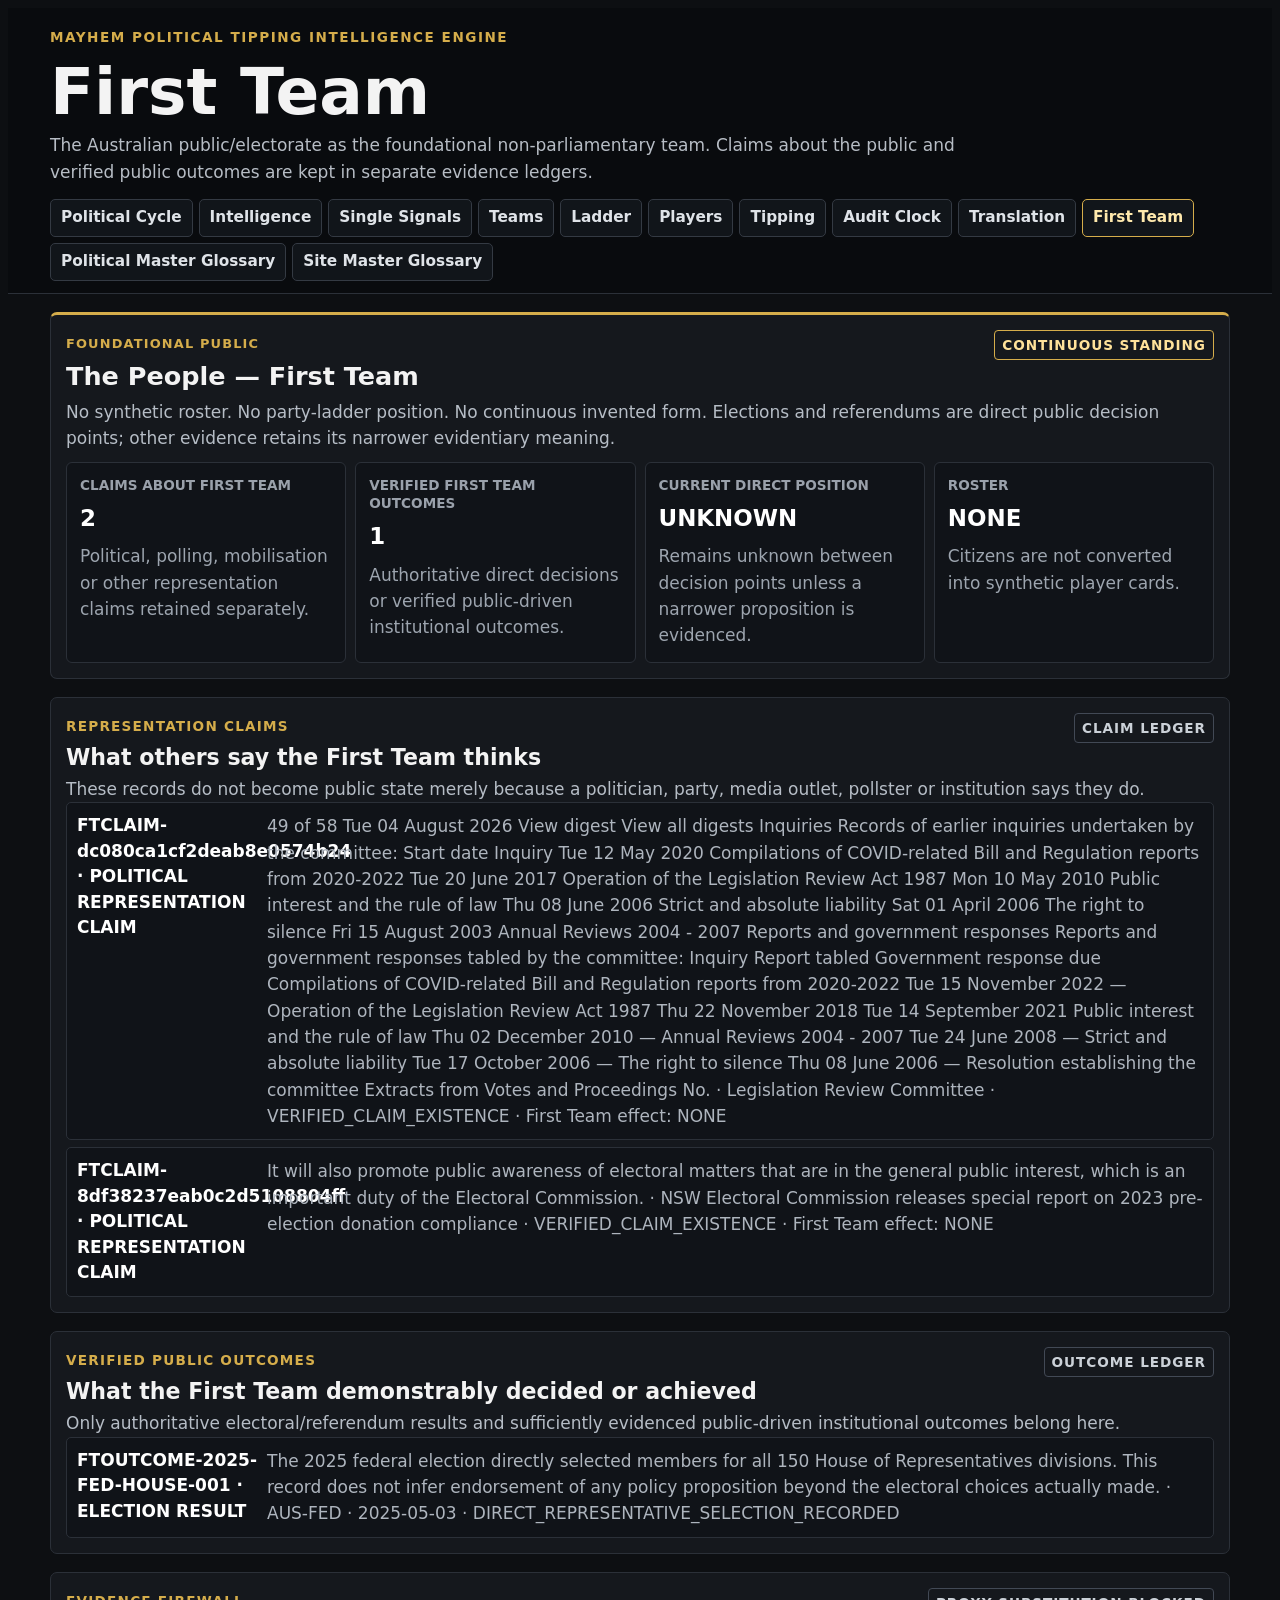
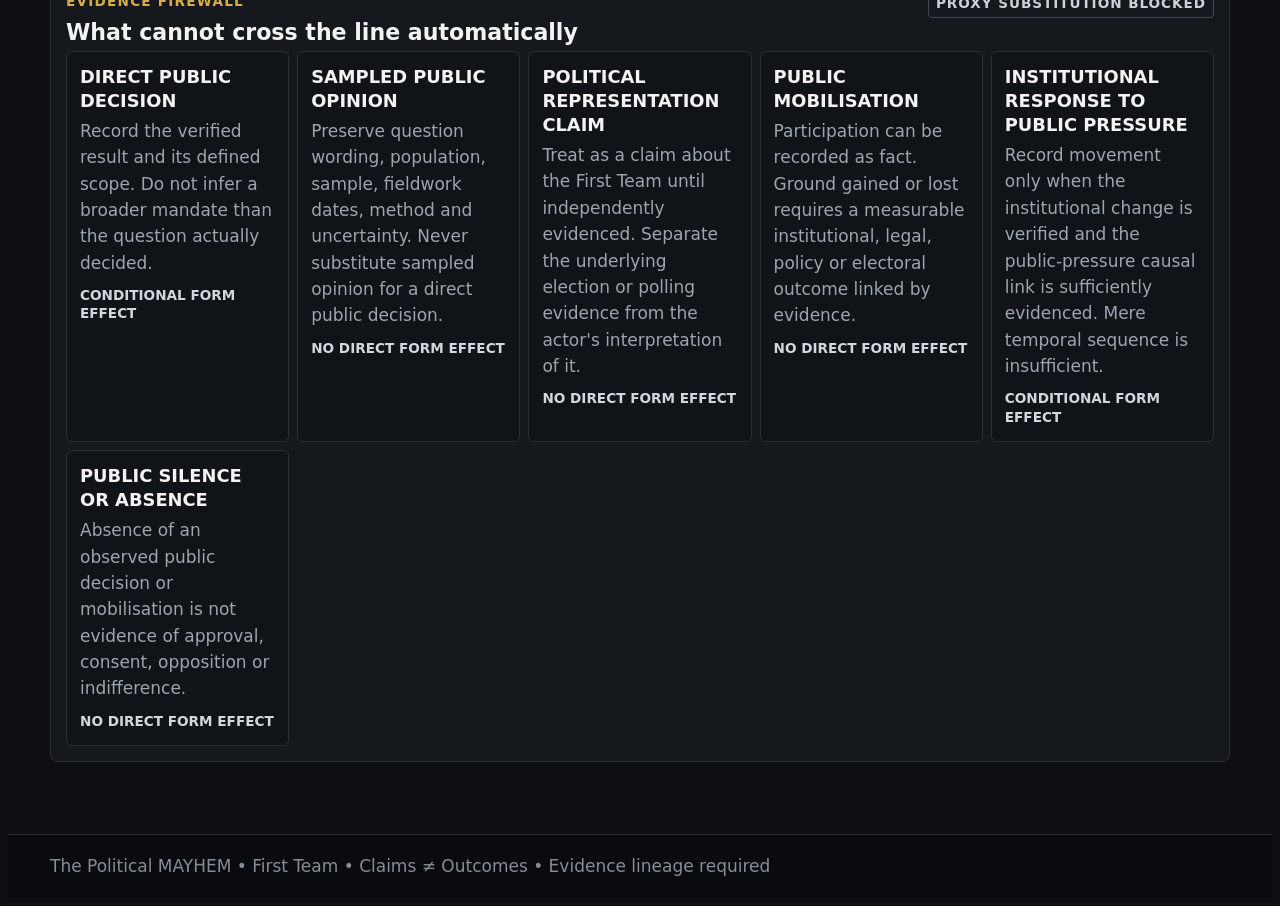
<file: first-team.html>
<!doctype html><html lang="en"><head><meta charset="utf-8"><meta name="viewport" content="width=device-width,initial-scale=1"><title>The Political MAYHEM — First Team</title><link rel="stylesheet" href="site.css"></head><body><header class="topbar"><div class="wrap"><p class="eyebrow">MAYHEM POLITICAL TIPPING INTELLIGENCE ENGINE</p><h1>First Team</h1><p class="lede">The Australian public/electorate as the foundational non-parliamentary team. Claims about the public and verified public outcomes are kept in separate evidence ledgers.</p><nav class="tabs"><a href="./">Political Cycle</a><a href="intelligence.html">Intelligence</a><a href="single-signals.html">Single Signals</a><a href="teams.html">Teams</a><a href="ladder.html">Ladder</a><a href="players.html">Players</a><a href="tipping.html">Tipping</a><a href="audit-clock.html">Audit Clock</a><a href="translation.html">Translation</a><a class="active" href="first-team.html">First Team</a><a href="glossary.html">Political Master Glossary</a><a href="site-master-glossary.html">Site Master Glossary</a></nav></div></header><main class="wrap"><section class="scoreboard"><div class="section-head"><div><span class="kicker">FOUNDATIONAL PUBLIC</span><h2>The People — First Team</h2></div><span class="status-live">CONTINUOUS STANDING</span></div><p class="section-copy">No synthetic roster. No party-ladder position. No continuous invented form. Elections and referendums are direct public decision points; other evidence retains its narrower evidentiary meaning.</p><div class="watch-grid"><article><small>CLAIMS ABOUT FIRST TEAM</small><strong id="claim-count">—</strong><p>Political, polling, mobilisation or other representation claims retained separately.</p></article><article><small>VERIFIED FIRST TEAM OUTCOMES</small><strong id="outcome-count">—</strong><p>Authoritative direct decisions or verified public-driven institutional outcomes.</p></article><article><small>CURRENT DIRECT POSITION</small><strong id="current-position">UNKNOWN</strong><p>Remains unknown between decision points unless a narrower proposition is evidenced.</p></article><article><small>ROSTER</small><strong>NONE</strong><p>Citizens are not converted into synthetic player cards.</p></article></div></section><section><div class="section-head"><div><span class="kicker">REPRESENTATION CLAIMS</span><h2>What others say the First Team thinks</h2></div><span class="status-built">CLAIM LEDGER</span></div><p class="section-copy">These records do not become public state merely because a politician, party, media outlet, pollster or institution says they do.</p><div id="claims" class="feed"><div><b>Loading claim ledger…</b><span>Claims remain separate from outcomes.</span></div></div></section><section><div class="section-head"><div><span class="kicker">VERIFIED PUBLIC OUTCOMES</span><h2>What the First Team demonstrably decided or achieved</h2></div><span class="status-built">OUTCOME LEDGER</span></div><p class="section-copy">Only authoritative electoral/referendum results and sufficiently evidenced public-driven institutional outcomes belong here.</p><div id="outcomes" class="feed"><div><b>Loading outcome ledger…</b><span>Direct evidence only.</span></div></div></section><section><div class="section-head"><div><span class="kicker">EVIDENCE FIREWALL</span><h2>What cannot cross the line automatically</h2></div><span class="status-built">PROXY SUBSTITUTION BLOCKED</span></div><div id="controls" class="grid"><article><h3>Loading controls…</h3><p>Canonical First Team claim classes are loading.</p><span>CONTROL</span></article></div></section></main><footer><div class="wrap">The Political MAYHEM • First Team • Claims ≠ Outcomes • Evidence lineage required</div></footer><script>const esc=s=>String(s??'').replace(/[&<>"']/g,c=>({'&':'&amp;','<':'&lt;','>':'&gt;','"':'&quot;',"'":'&#39;'}[c]));Promise.all([fetch('data/runtime/first-team-claim-register.json?'+Date.now(),{cache:'no-store'}).then(r=>r.json()),fetch('data/runtime/first-team-outcome-ledger.json?'+Date.now(),{cache:'no-store'}).then(r=>r.json()),fetch('data/first-team-claim-control.json?'+Date.now(),{cache:'no-store'}).then(r=>r.json())]).then(([claims,outcomes,control])=>{const cr=claims.records||[],or=outcomes.outcomes||[];document.getElementById('claim-count').textContent=cr.length;document.getElementById('outcome-count').textContent=or.length;document.getElementById('claims').innerHTML=cr.length?cr.map(x=>`<div><b>${esc(x.claim_id)} · ${esc(String(x.claim_class).replaceAll('_',' '))}</b><span>${esc(x.claim_text)} · ${esc(x.speaker_or_source)} · ${esc(x.evidence_state)} · First Team effect: ${esc(String(x.first_team_effect).replaceAll('_',' '))}</span></div>`).join(''):'<div><b>No claims ingested yet</b><span>The ledger is intentionally empty rather than populated with reconstructed or assumed claims.</span></div>';document.getElementById('outcomes').innerHTML=or.length?or.map(x=>`<div><b>${esc(x.outcome_id)} · ${esc(String(x.outcome_class).replaceAll('_',' '))}</b><span>${esc(x.verified_result)} · ${esc(x.jurisdiction)} · ${esc(x.decision_or_event_date)} · ${esc(x.first_team_form_effect)}</span></div>`).join(''):'<div><b>No verified outcomes ingested yet</b><span>The runtime ledger will move only when a qualifying outcome is explicitly ingested with source lineage.</span></div>';document.getElementById('controls').innerHTML=(control.claim_classes||[]).map(x=>`<article><h3>${esc(String(x.class).replaceAll('_',' '))}</h3><p>${esc(x.rule)}</p><span>${x.may_move_first_team_form?'CONDITIONAL FORM EFFECT':'NO DIRECT FORM EFFECT'}</span></article>`).join('');}).catch(()=>{document.getElementById('claims').innerHTML='<div><b>First Team runtime unavailable</b><span>Claim ledger could not be loaded.</span></div>';document.getElementById('outcomes').innerHTML='<div><b>First Team runtime unavailable</b><span>Outcome ledger could not be loaded.</span></div>';});</script></body></html>
</file>
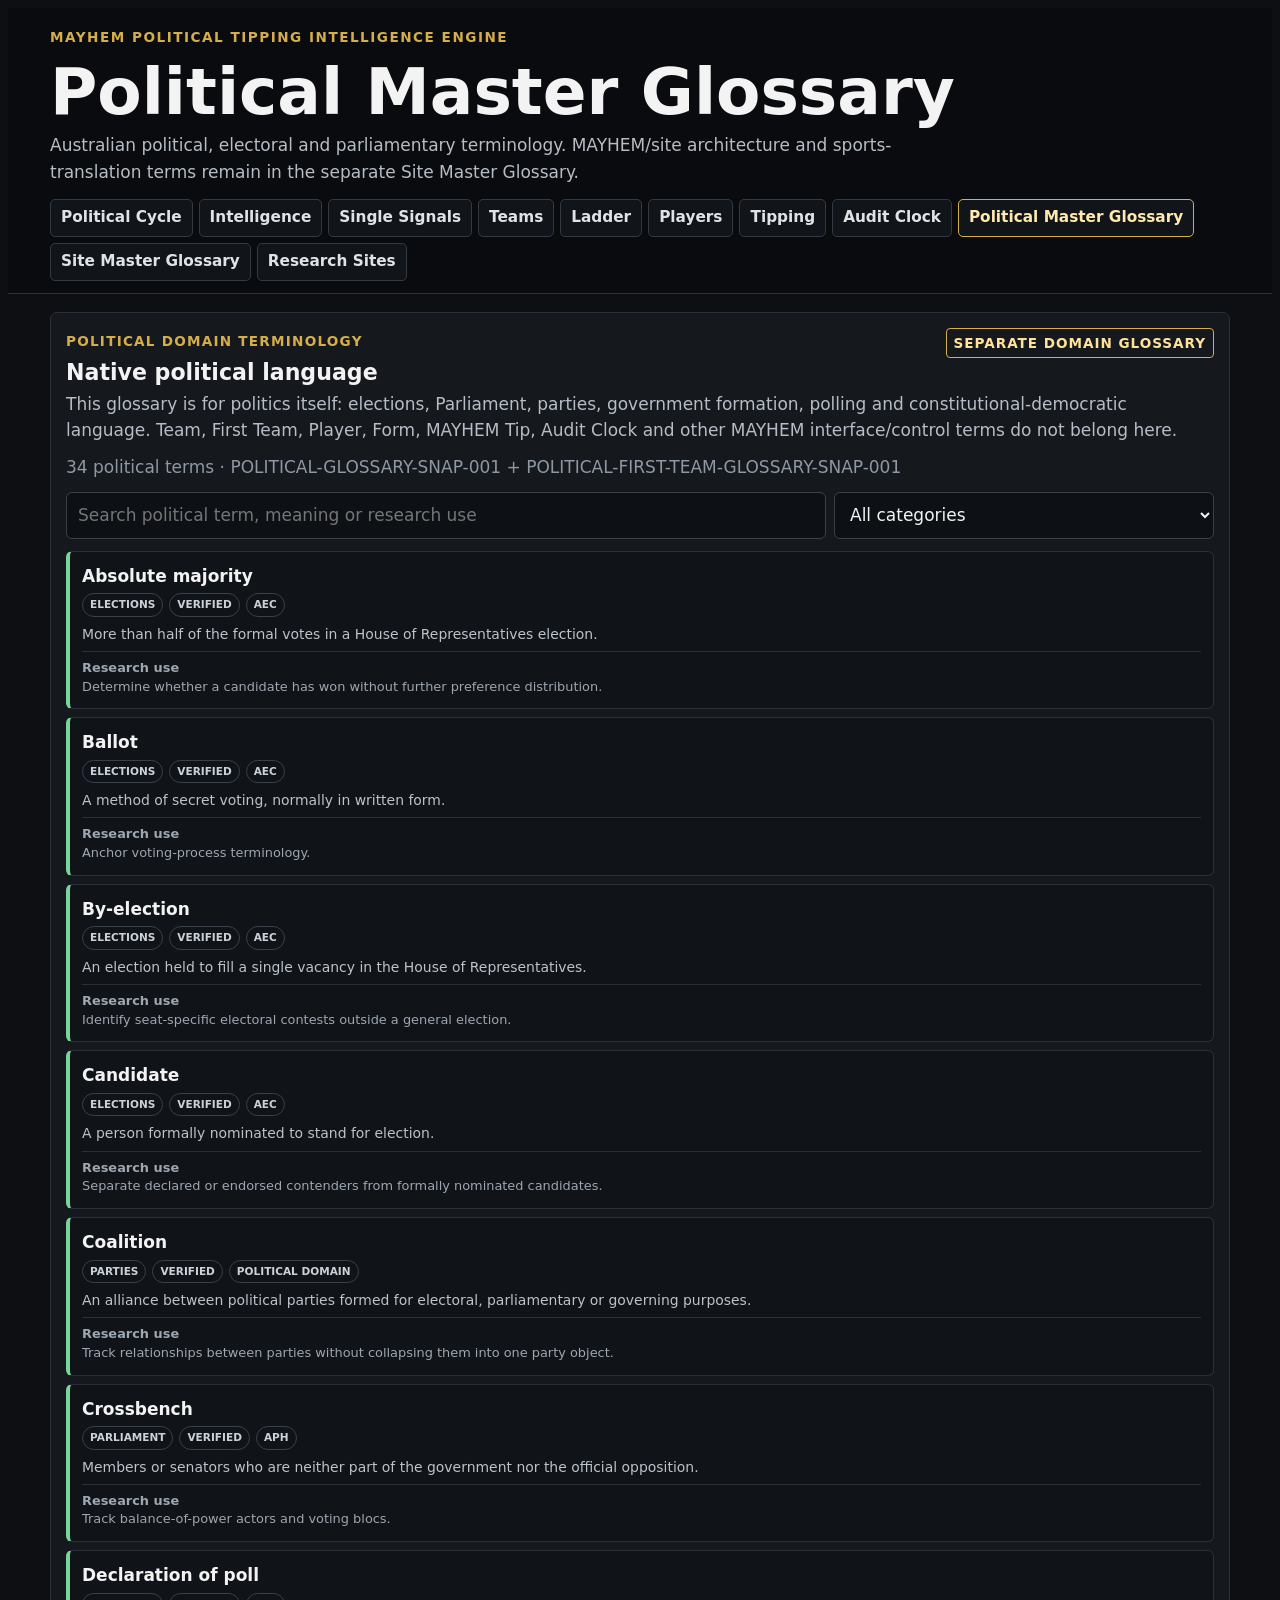
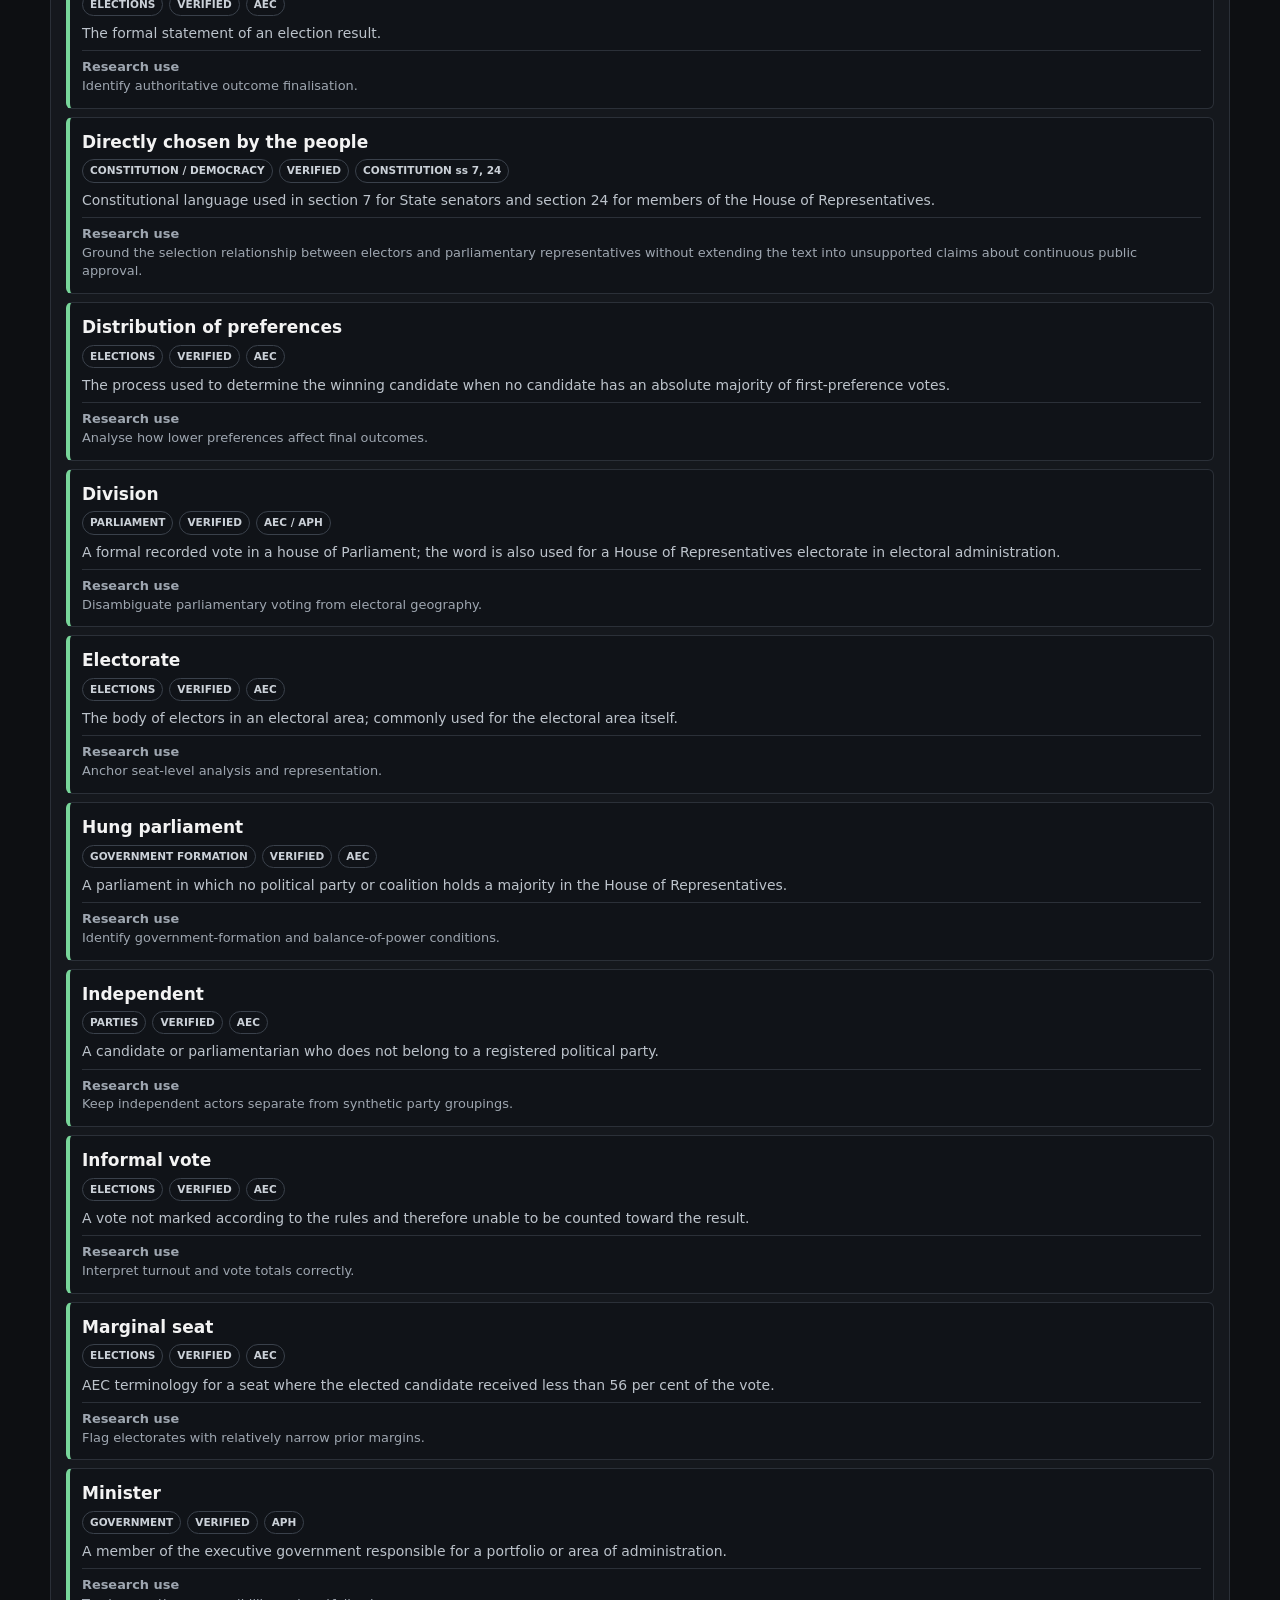
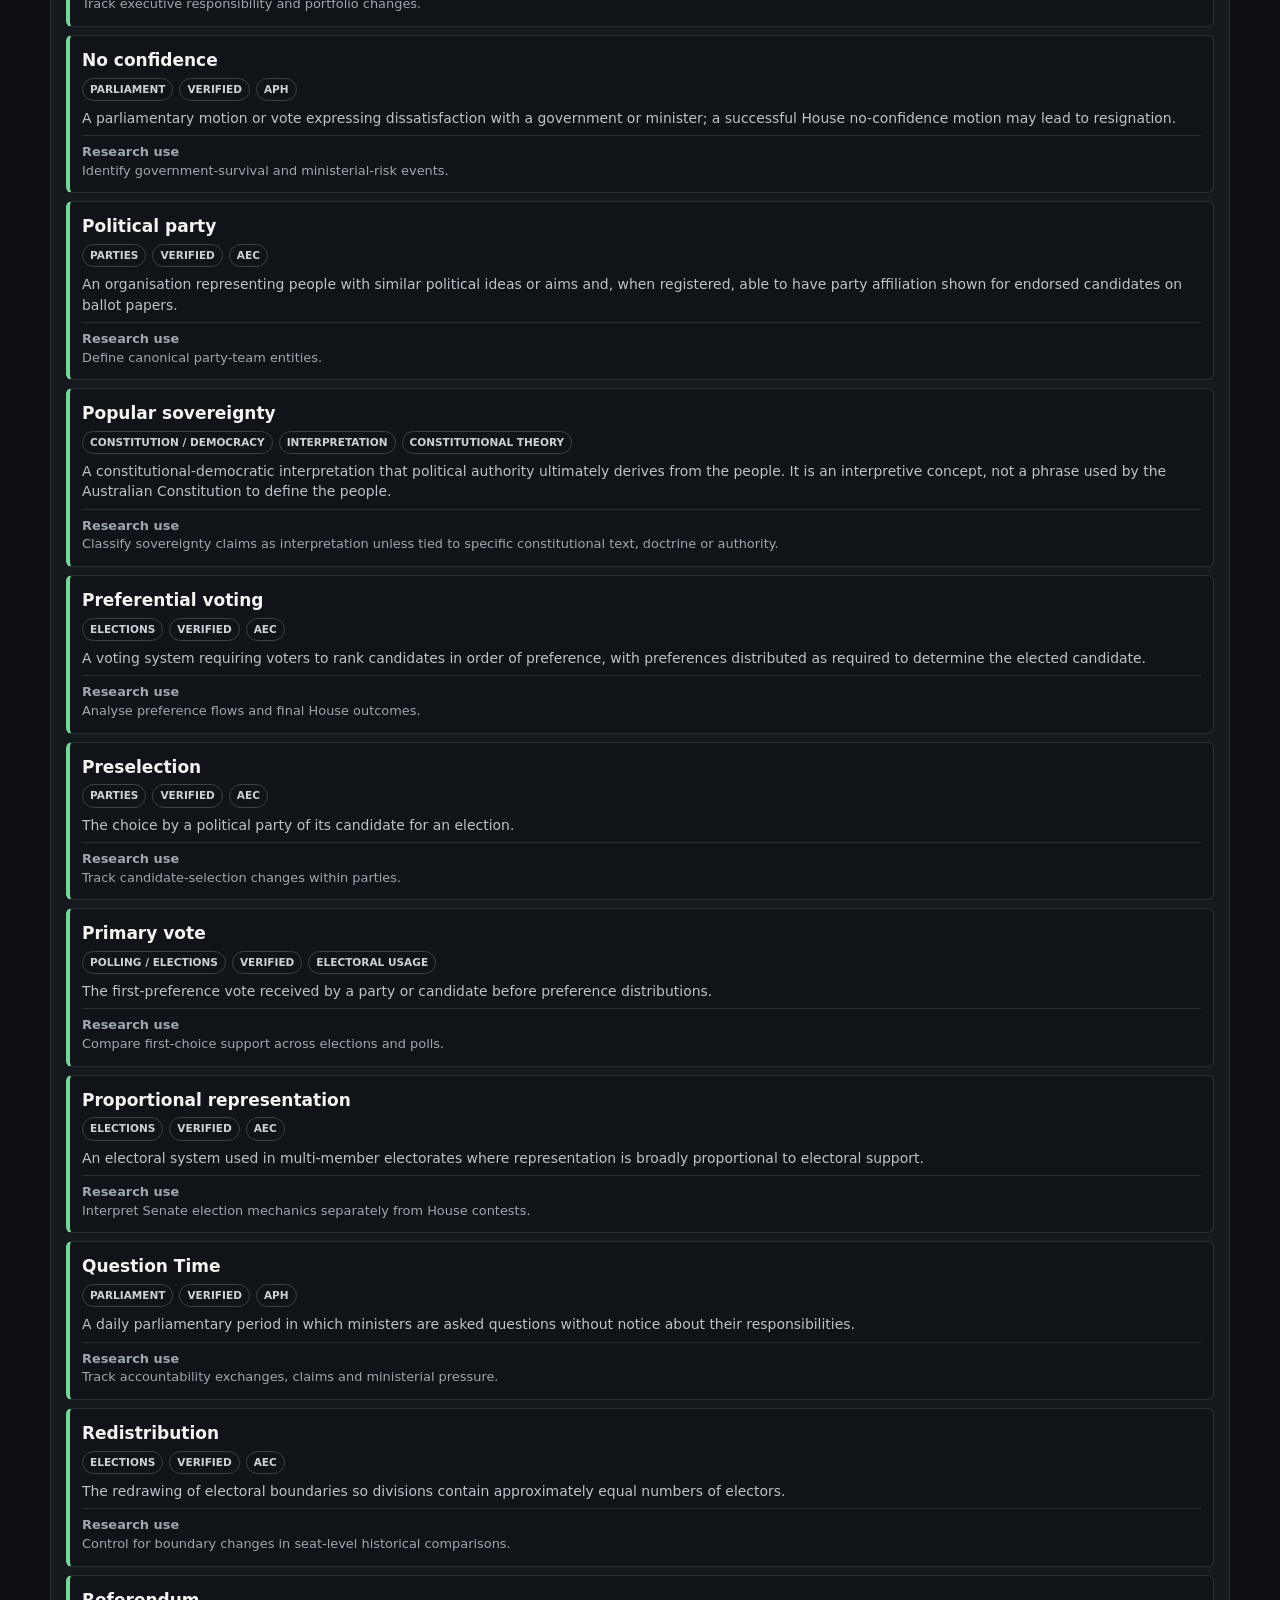
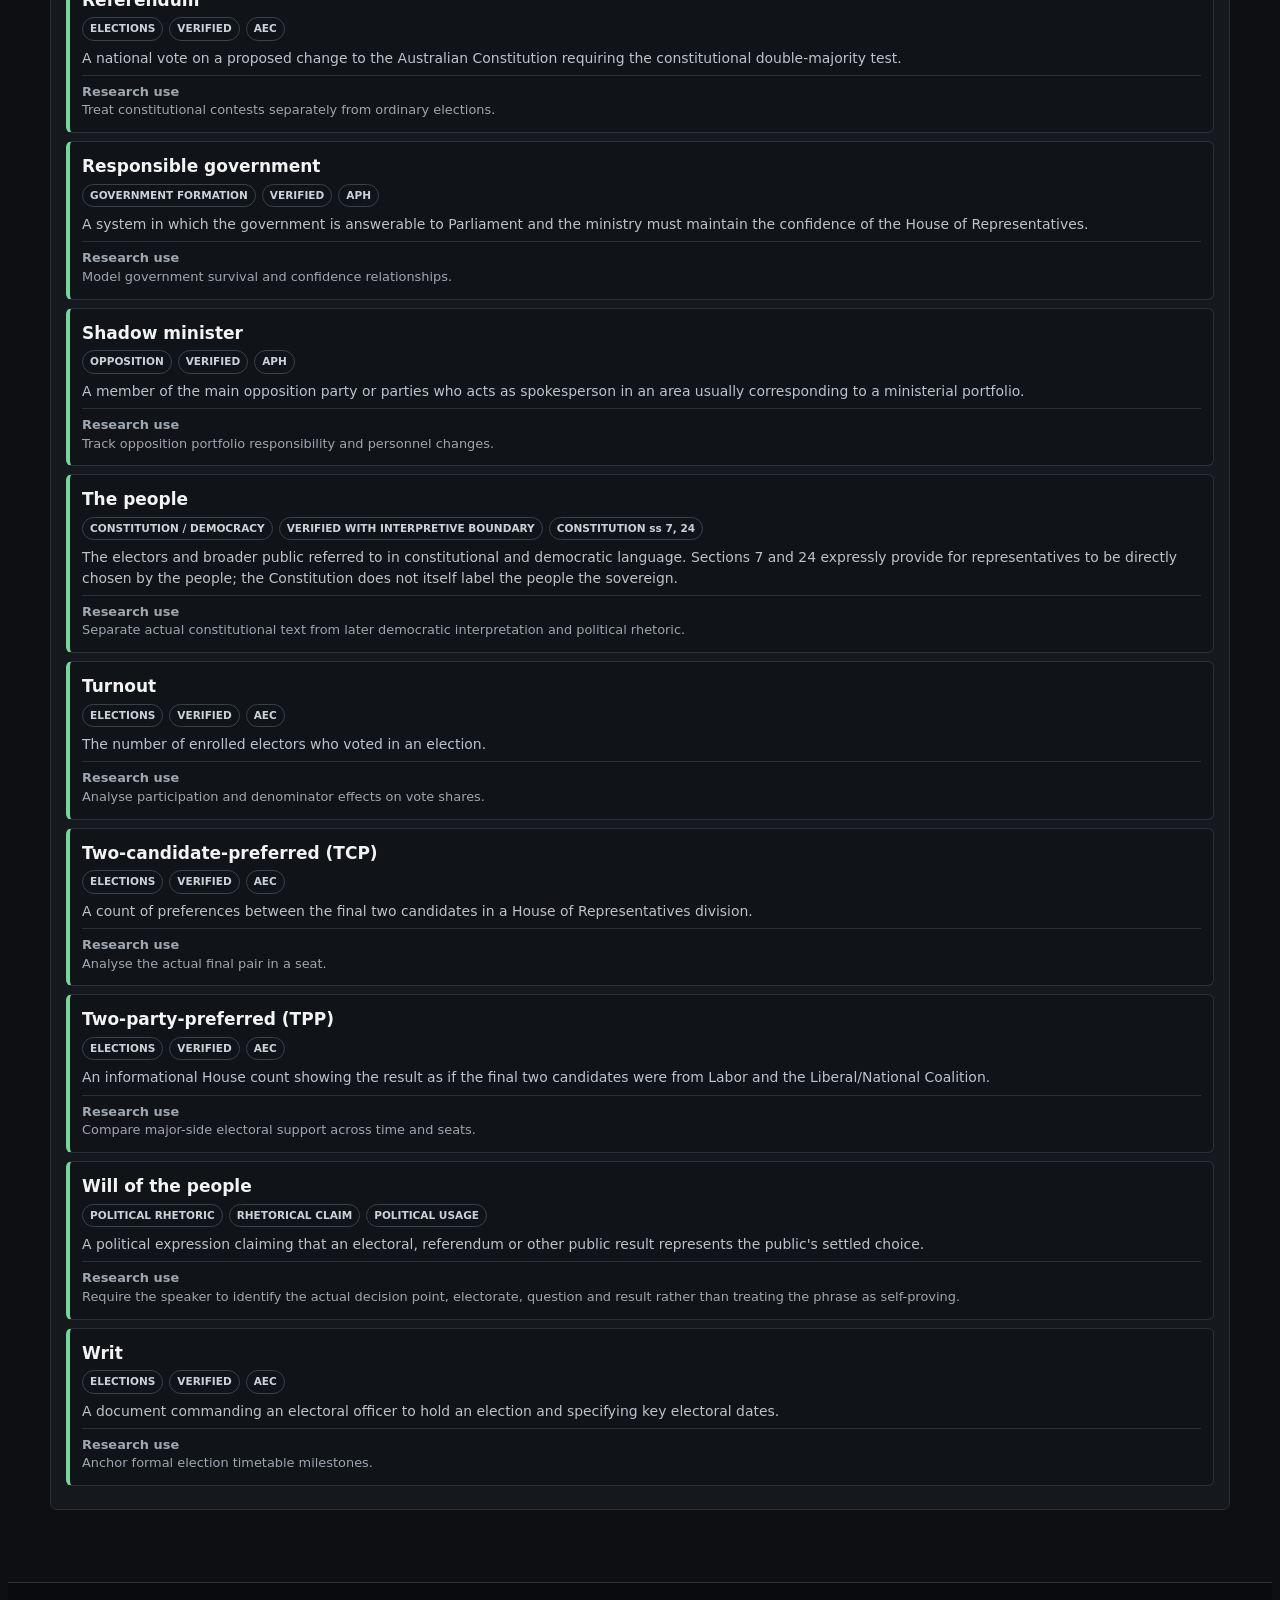
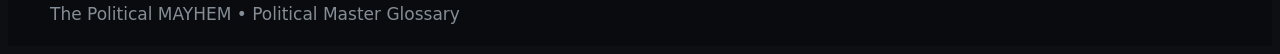
<file: glossary.html>
<!doctype html><html lang="en"><head><meta charset="utf-8"><meta name="viewport" content="width=device-width,initial-scale=1"><title>The Political MAYHEM — Political Master Glossary</title><link rel="stylesheet" href="site.css"><style>.gloss-toolbar{display:grid;grid-template-columns:2fr 1fr;gap:8px;margin:12px 0}.gloss-toolbar input,.gloss-toolbar select{width:100%;box-sizing:border-box;background:#0d1116;color:#f3f3f3;border:1px solid #3a414b;border-radius:6px;padding:10px 11px;font:inherit}.gloss-entry{background:var(--panel2);border:1px solid var(--line);border-left:4px solid var(--good);border-radius:6px;padding:12px;margin:8px 0}.gloss-entry h3{margin:0;font-size:1rem}.gloss-entry p{margin:7px 0;color:#bcc3cb;font-size:.82rem}.gloss-meta{display:flex;gap:6px;flex-wrap:wrap;margin-top:5px}.gloss-pill{border:1px solid #3a414b;border-radius:999px;padding:3px 7px;font-size:.62rem;font-weight:900;color:#cbd1d8}.gloss-use{border-top:1px solid #2b3038;padding-top:7px;margin-top:7px;color:#9ea6b0;font-size:.76rem}@media(max-width:650px){.gloss-toolbar{grid-template-columns:1fr}}</style></head><body><header class="topbar"><div class="wrap"><p class="eyebrow">MAYHEM POLITICAL TIPPING INTELLIGENCE ENGINE</p><h1>Political Master Glossary</h1><p class="lede">Australian political, electoral and parliamentary terminology. MAYHEM/site architecture and sports-translation terms remain in the separate Site Master Glossary.</p><nav class="tabs"><a href="./">Political Cycle</a><a href="intelligence.html">Intelligence</a><a href="single-signals.html">Single Signals</a><a href="teams.html">Teams</a><a href="ladder.html">Ladder</a><a href="players.html">Players</a><a href="tipping.html">Tipping</a><a href="audit-clock.html">Audit Clock</a><a class="active" href="glossary.html">Political Master Glossary</a><a href="site-master-glossary.html">Site Master Glossary</a><a href="sites.html">Research Sites</a></nav></div></header><main class="wrap"><section><div class="section-head"><div><span class="kicker">POLITICAL DOMAIN TERMINOLOGY</span><h2>Native political language</h2></div><span class="status-live">SEPARATE DOMAIN GLOSSARY</span></div><p class="section-copy">This glossary is for politics itself: elections, Parliament, parties, government formation, polling and constitutional-democratic language. Team, First Team, Player, Form, MAYHEM Tip, Audit Clock and other MAYHEM interface/control terms do not belong here.</p><p id="gloss-meta" class="roster-meta">Loading political glossary…</p><div class="gloss-toolbar"><input id="gloss-search" type="search" placeholder="Search political term, meaning or research use"><select id="gloss-category"><option value="">All categories</option></select></div><div id="gloss-entries"></div></section></main><footer><div class="wrap">The Political MAYHEM • Political Master Glossary</div></footer><script>const esc=s=>String(s??'').replace(/[&<>"']/g,c=>({'&':'&amp;','<':'&lt;','>':'&gt;','"':'&quot;',"'":'&#39;'}[c]));let G={terms:[]};const search=document.getElementById('gloss-search'),category=document.getElementById('gloss-category'),entries=document.getElementById('gloss-entries');function draw(){const q=search.value.trim().toLowerCase(),cat=category.value;const rows=(G.terms||[]).filter(x=>(!cat||x.category===cat)&&(!q||[x.term,x.category,x.plain_language,x.research_use].join(' ').toLowerCase().includes(q))).sort((a,b)=>a.term.localeCompare(b.term));entries.innerHTML=rows.map(x=>`<article class="gloss-entry"><h3>${esc(x.term)}</h3><div class="gloss-meta"><span class="gloss-pill">${esc(x.category)}</span><span class="gloss-pill">${esc(x.status)}</span><span class="gloss-pill">${esc(x.source)}</span></div><p>${esc(x.plain_language)}</p><div class="gloss-use"><b>Research use</b><br>${esc(x.research_use)}</div></article>`).join('')||'<div class="empty-state">No terms match this search.</div>'}Promise.all([fetch('data/political-master-glossary-2026.json?'+Date.now(),{cache:'no-store'}).then(r=>r.json()),fetch('data/political-glossary-first-team.json?'+Date.now(),{cache:'no-store'}).then(r=>r.json())]).then(([base,ext])=>{G={...base,terms:[...(base.terms||[]),...(ext.terms||[])]};document.getElementById('gloss-meta').textContent=`${G.terms.length} political terms · ${base.snapshot} + ${ext.snapshot}`;const cats=[...new Set(G.terms.map(x=>x.category))].sort();category.innerHTML='<option value="">All categories</option>'+cats.map(c=>`<option>${esc(c)}</option>`).join('');draw()}).catch(()=>entries.innerHTML='<div class="empty-state">Political glossary data unavailable.</div>');search.addEventListener('input',draw);category.addEventListener('change',draw);</script></body></html>
</file>
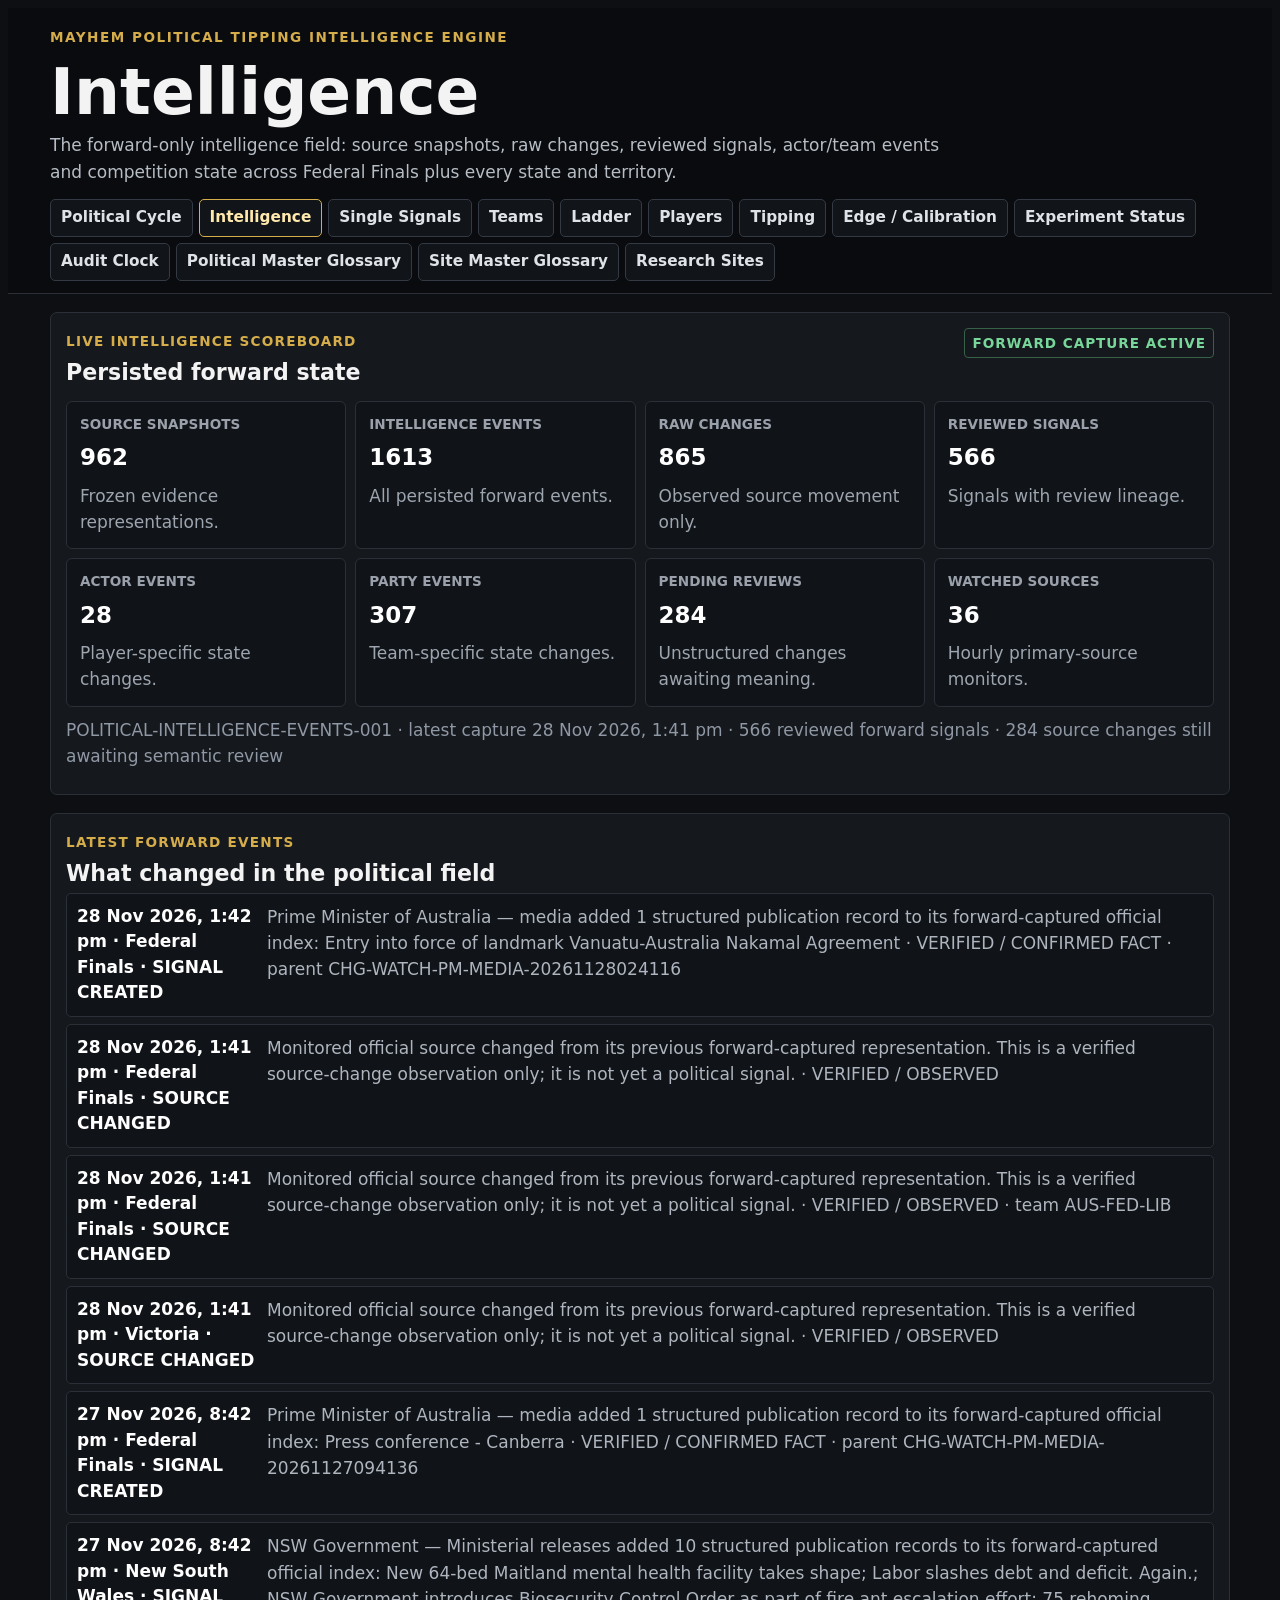
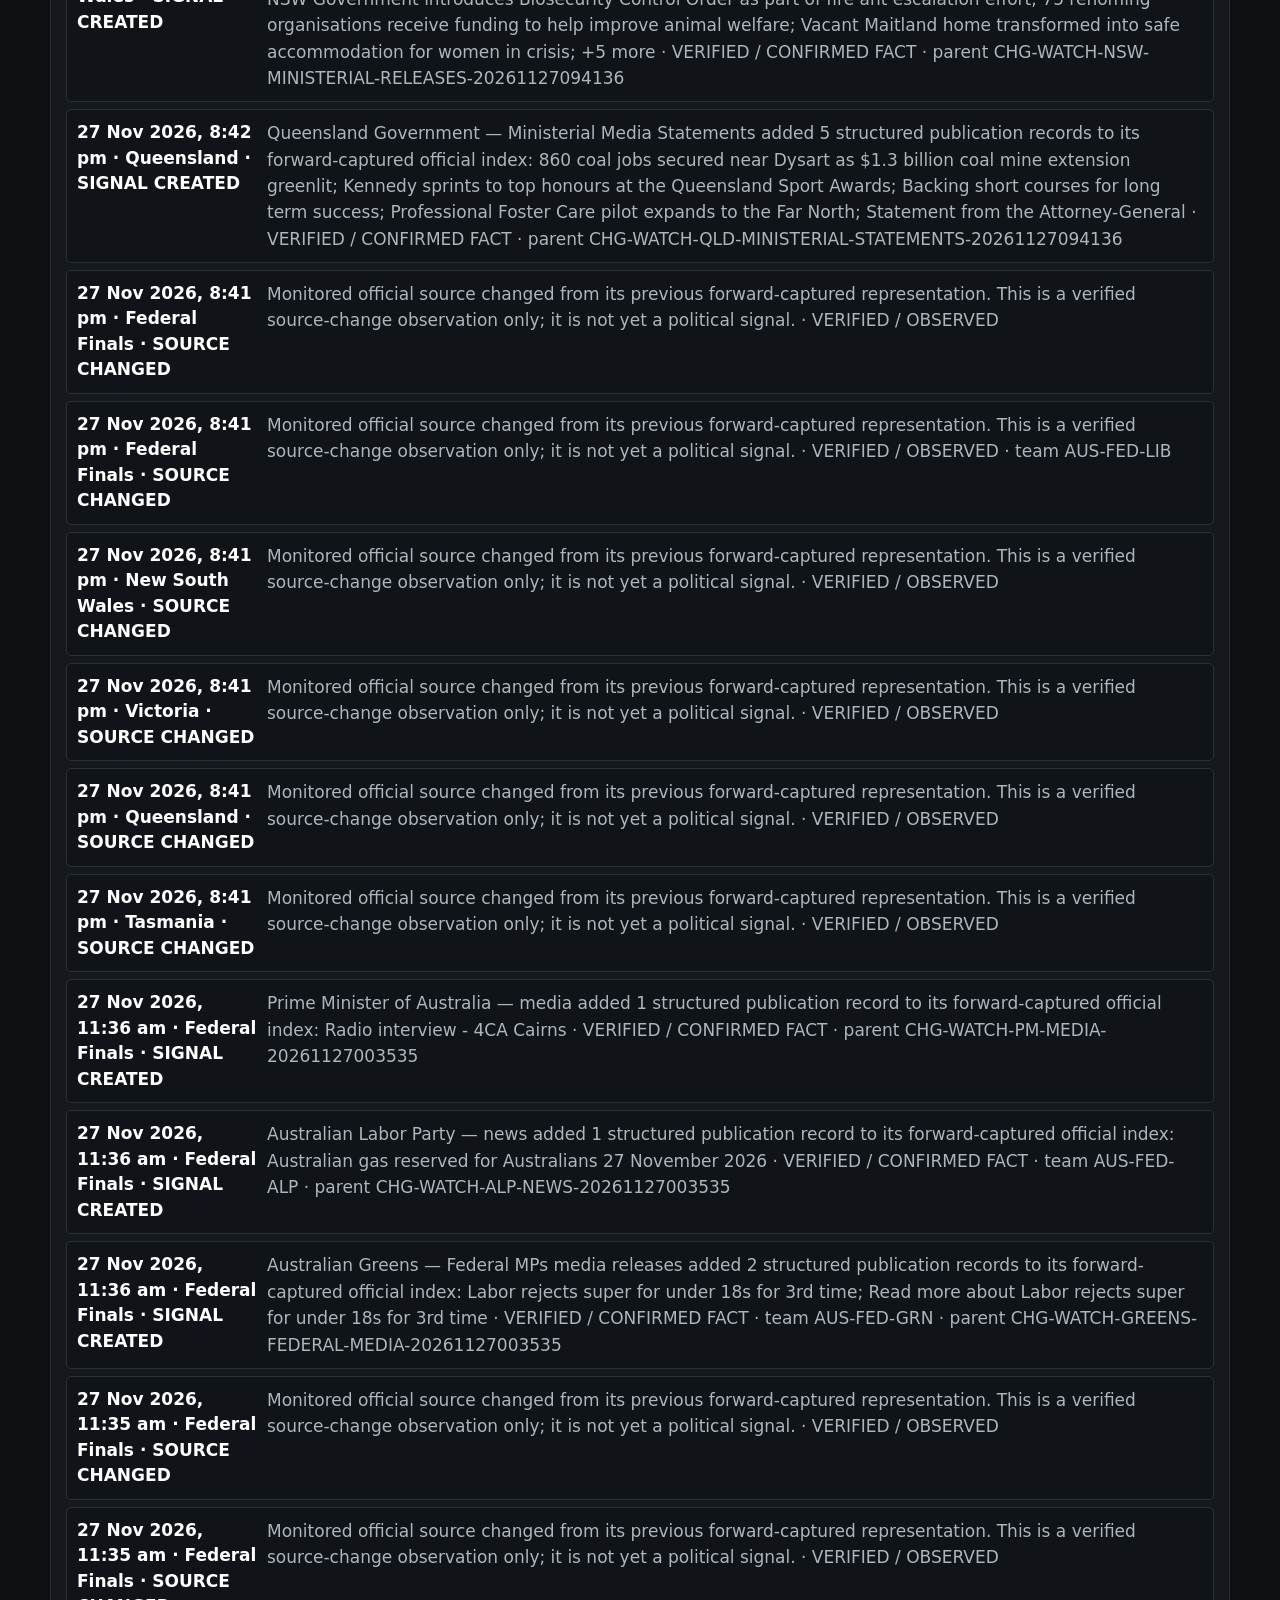
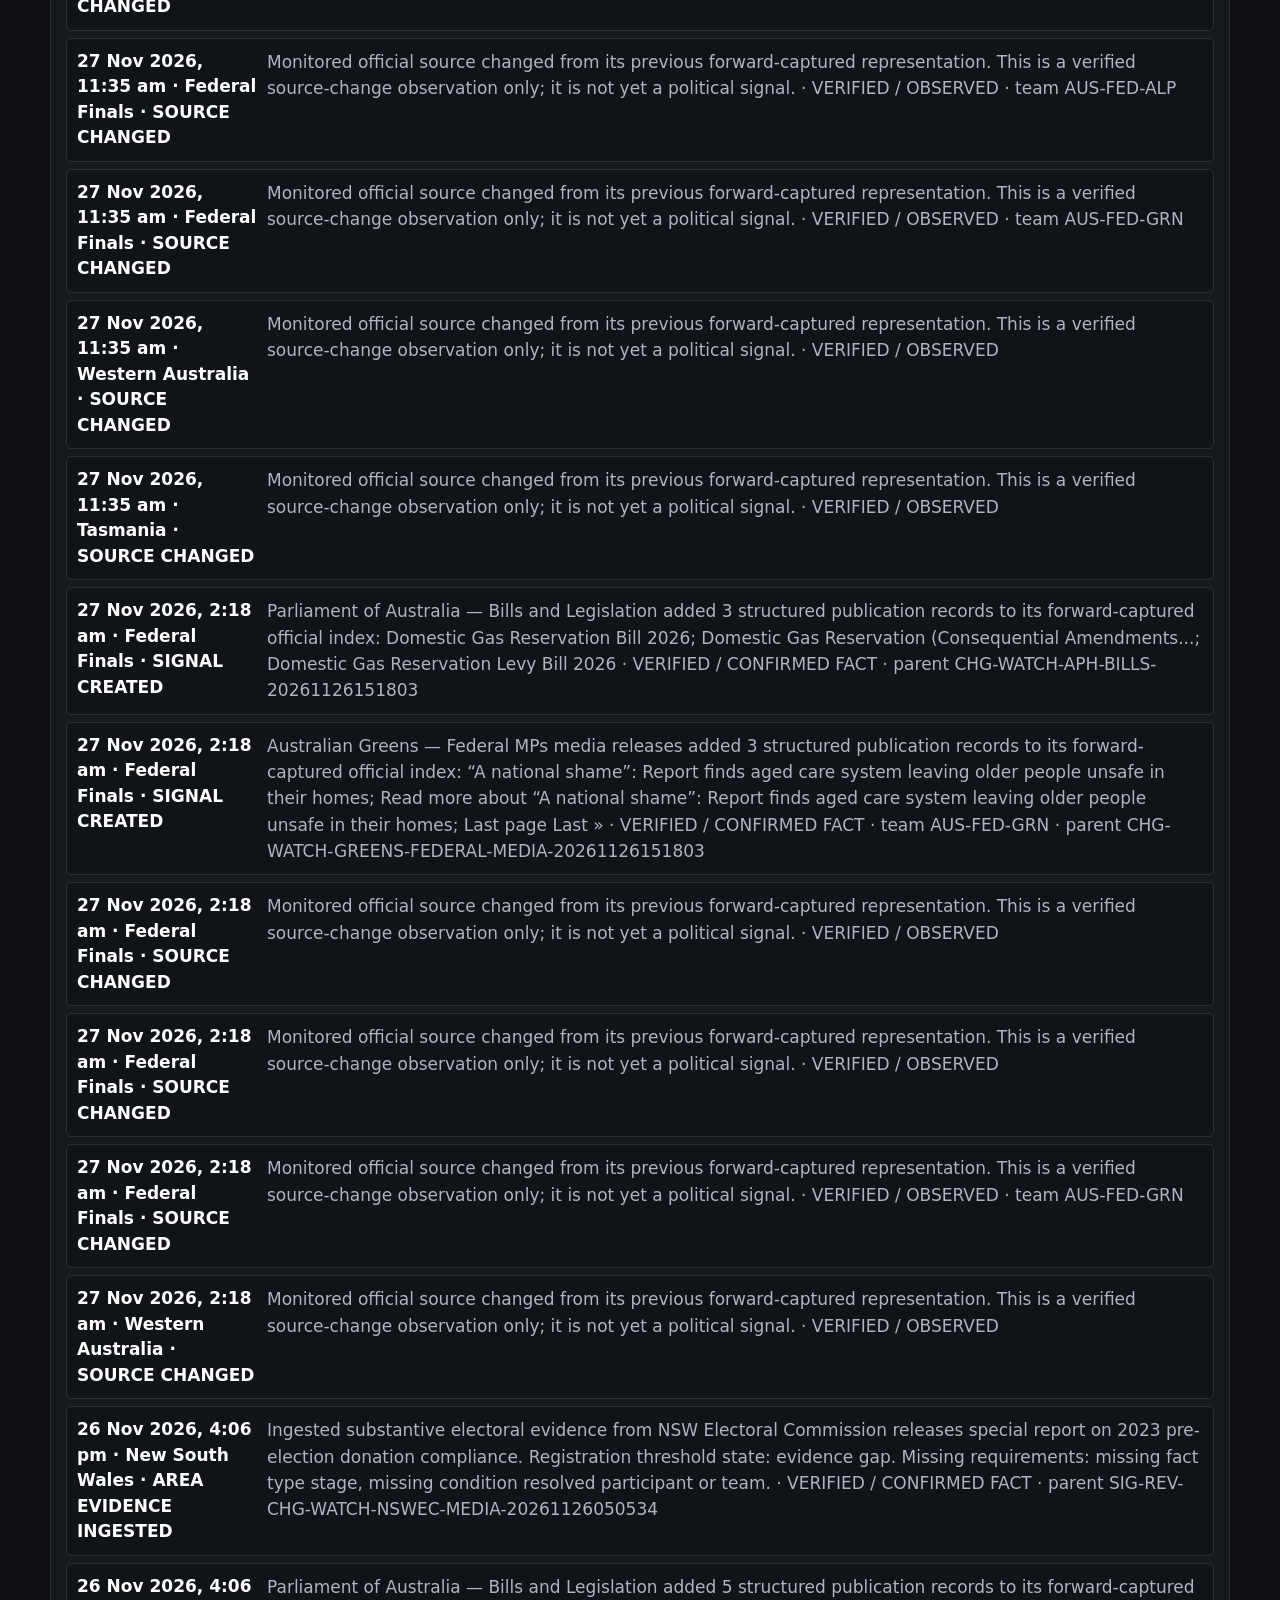
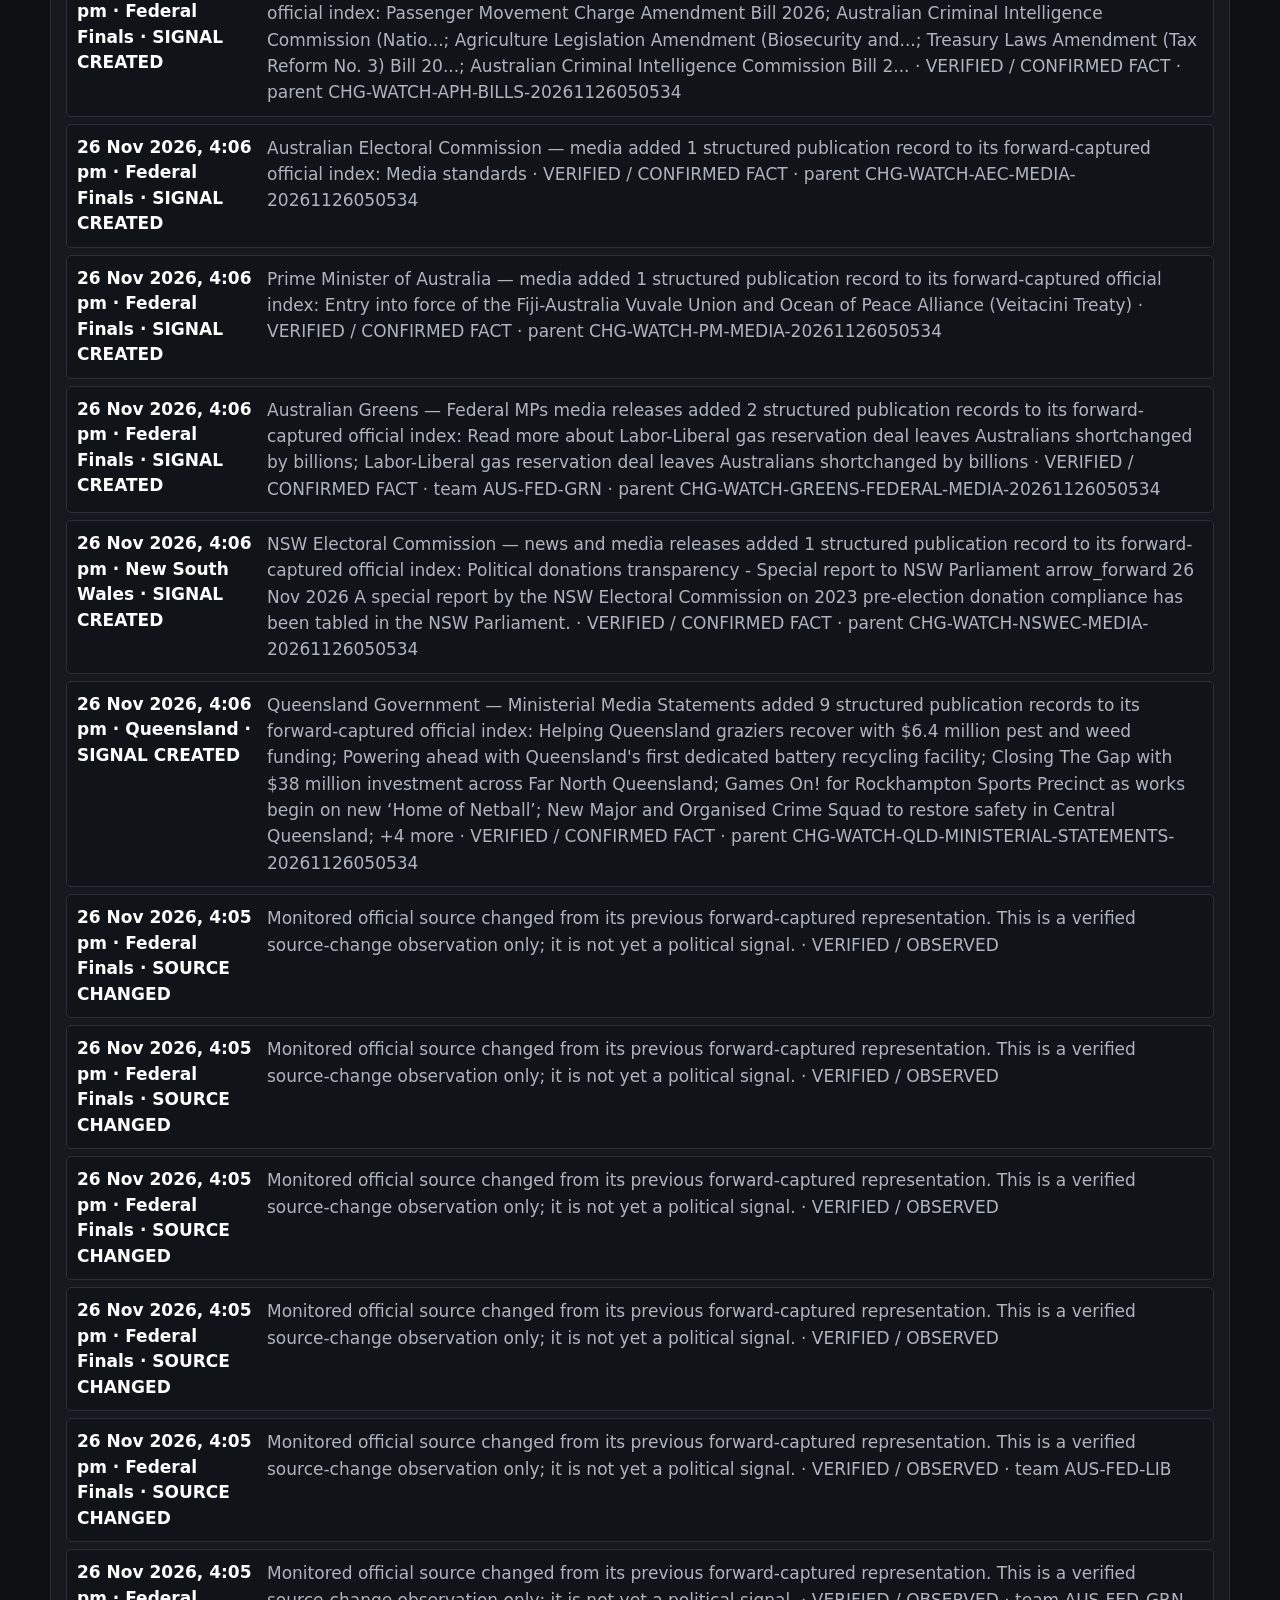
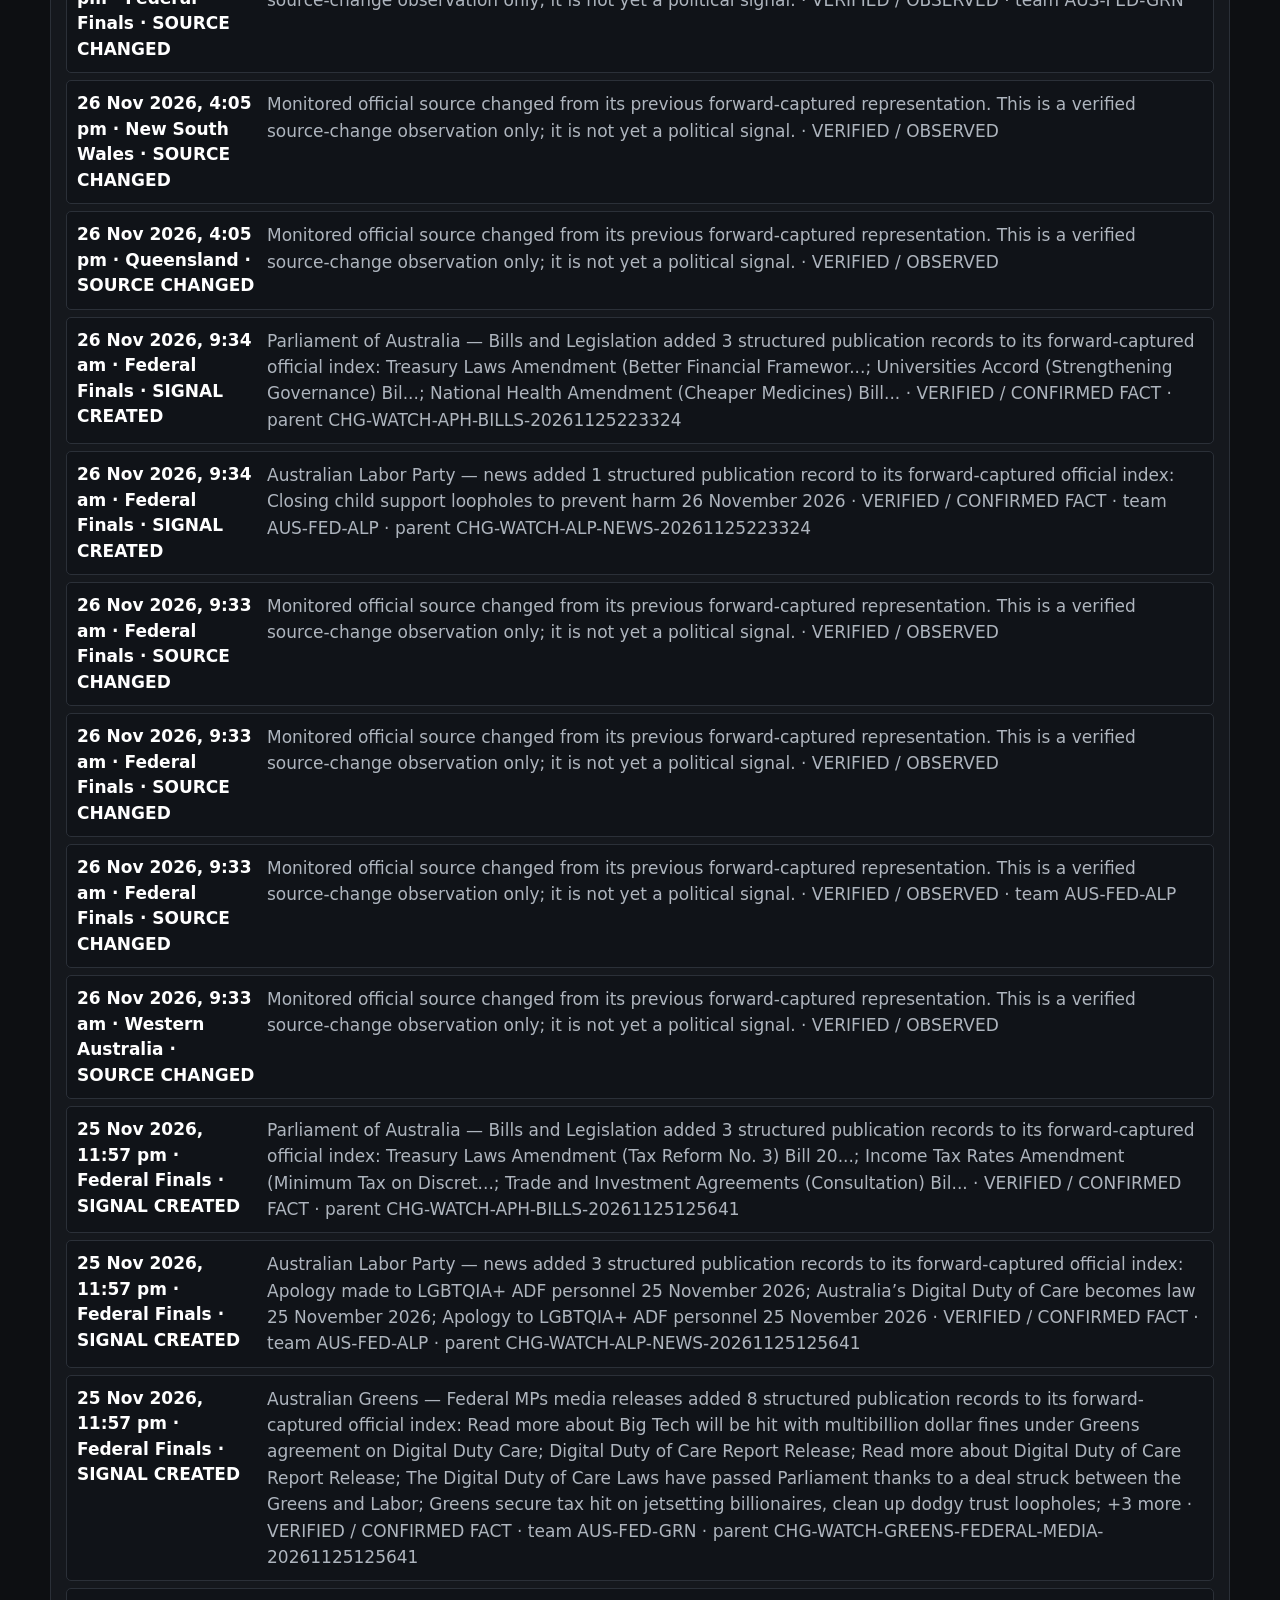
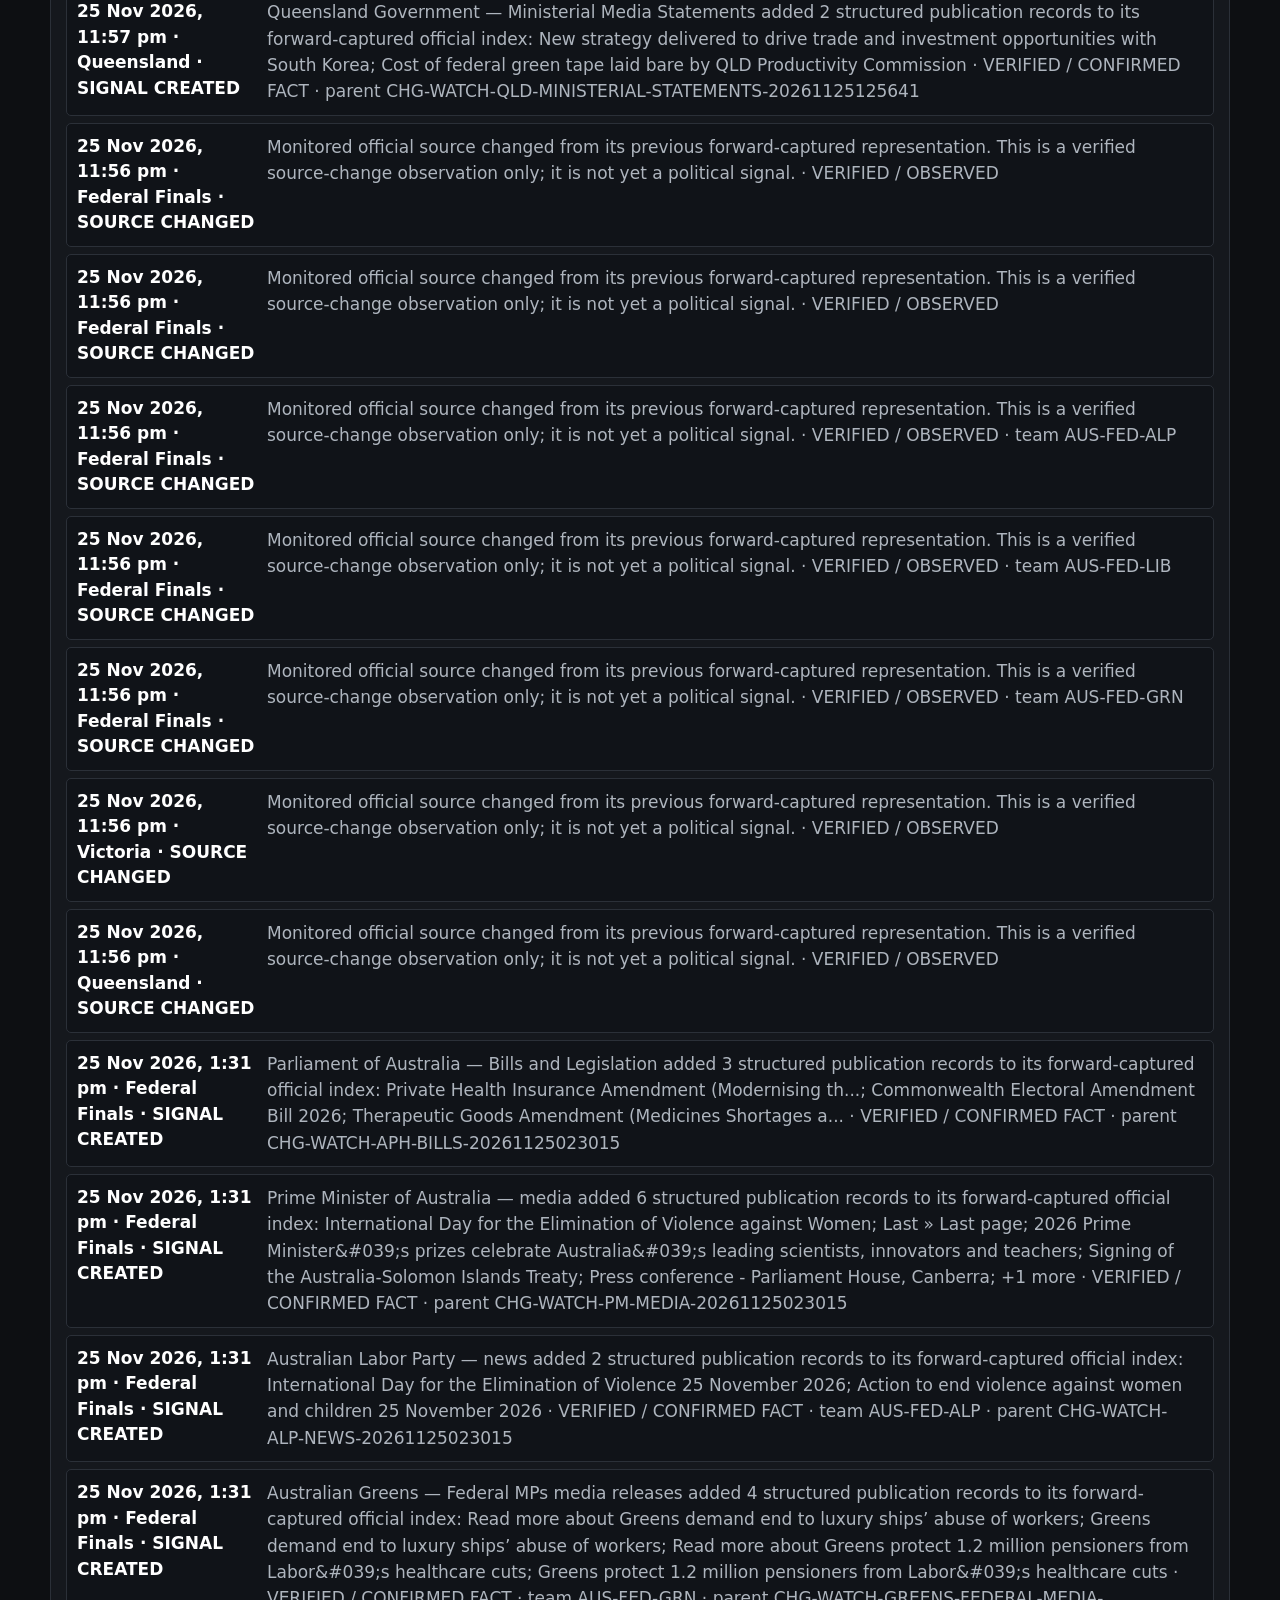
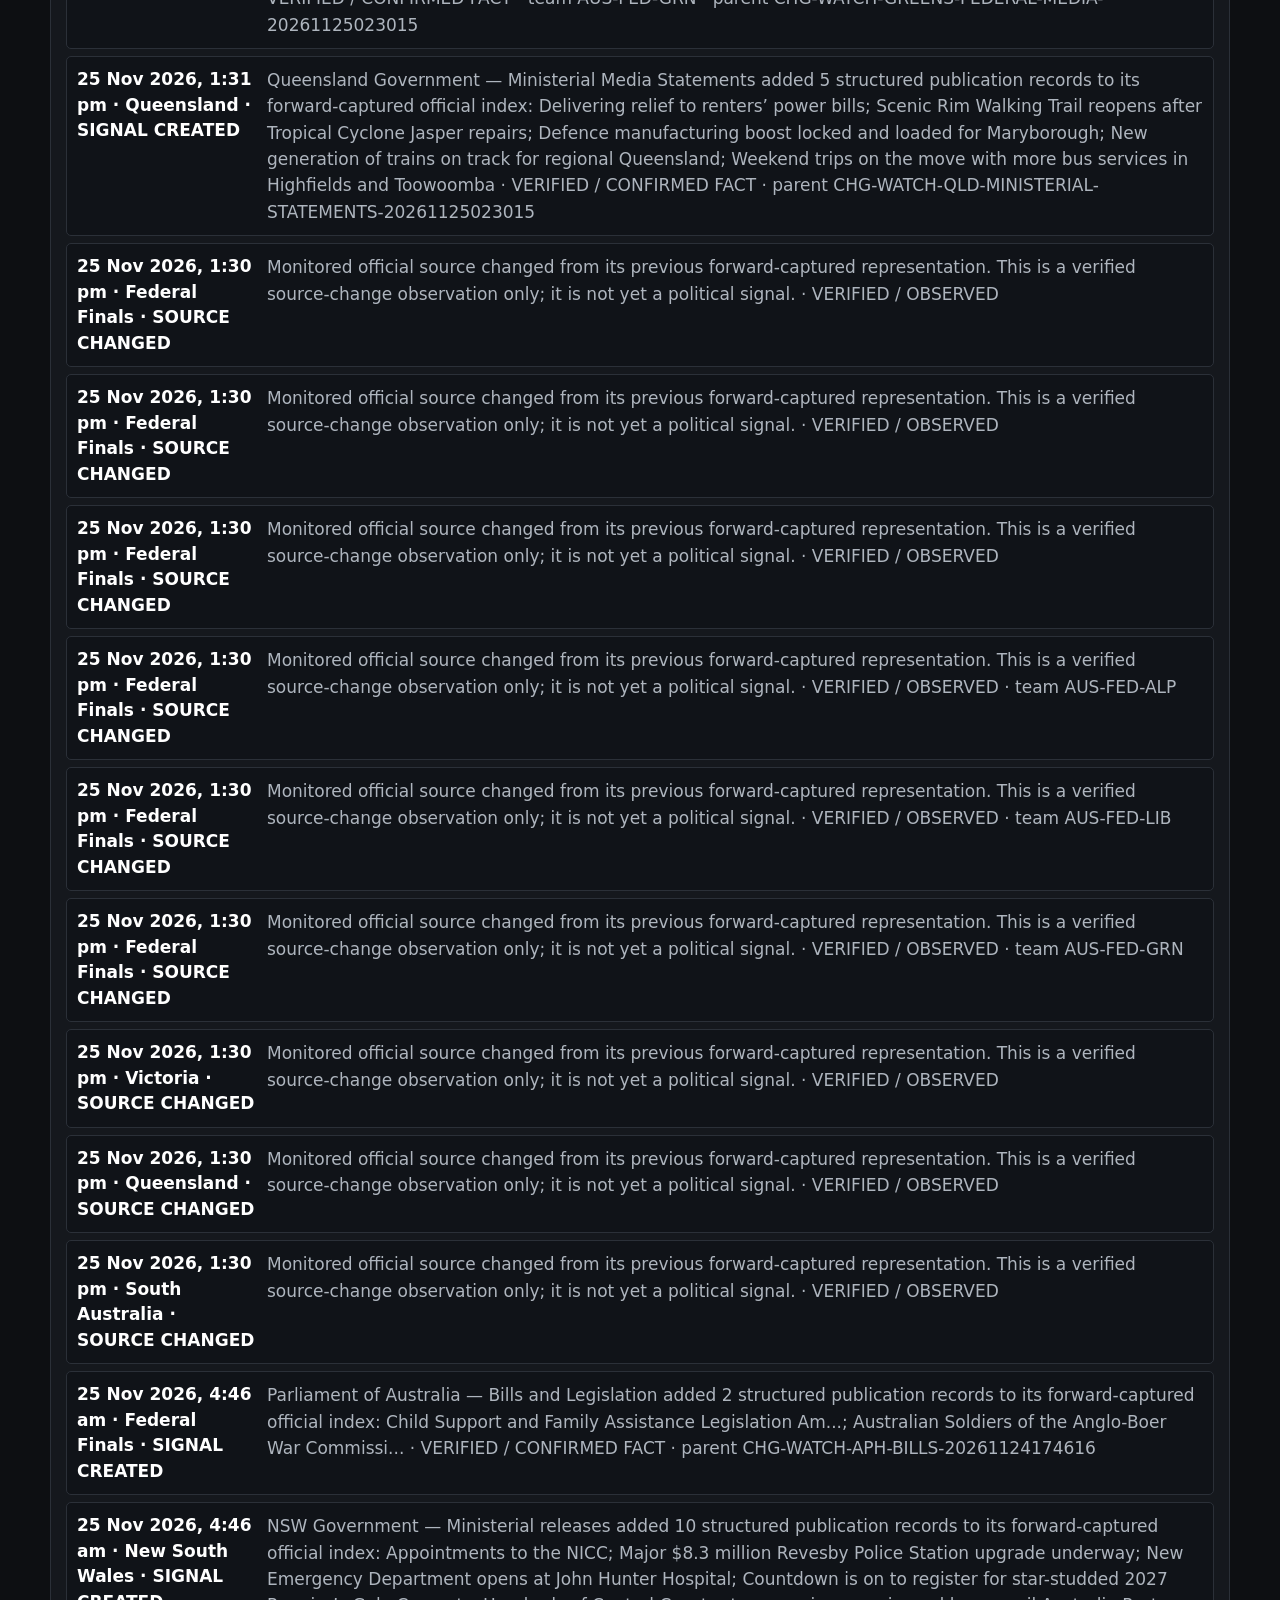
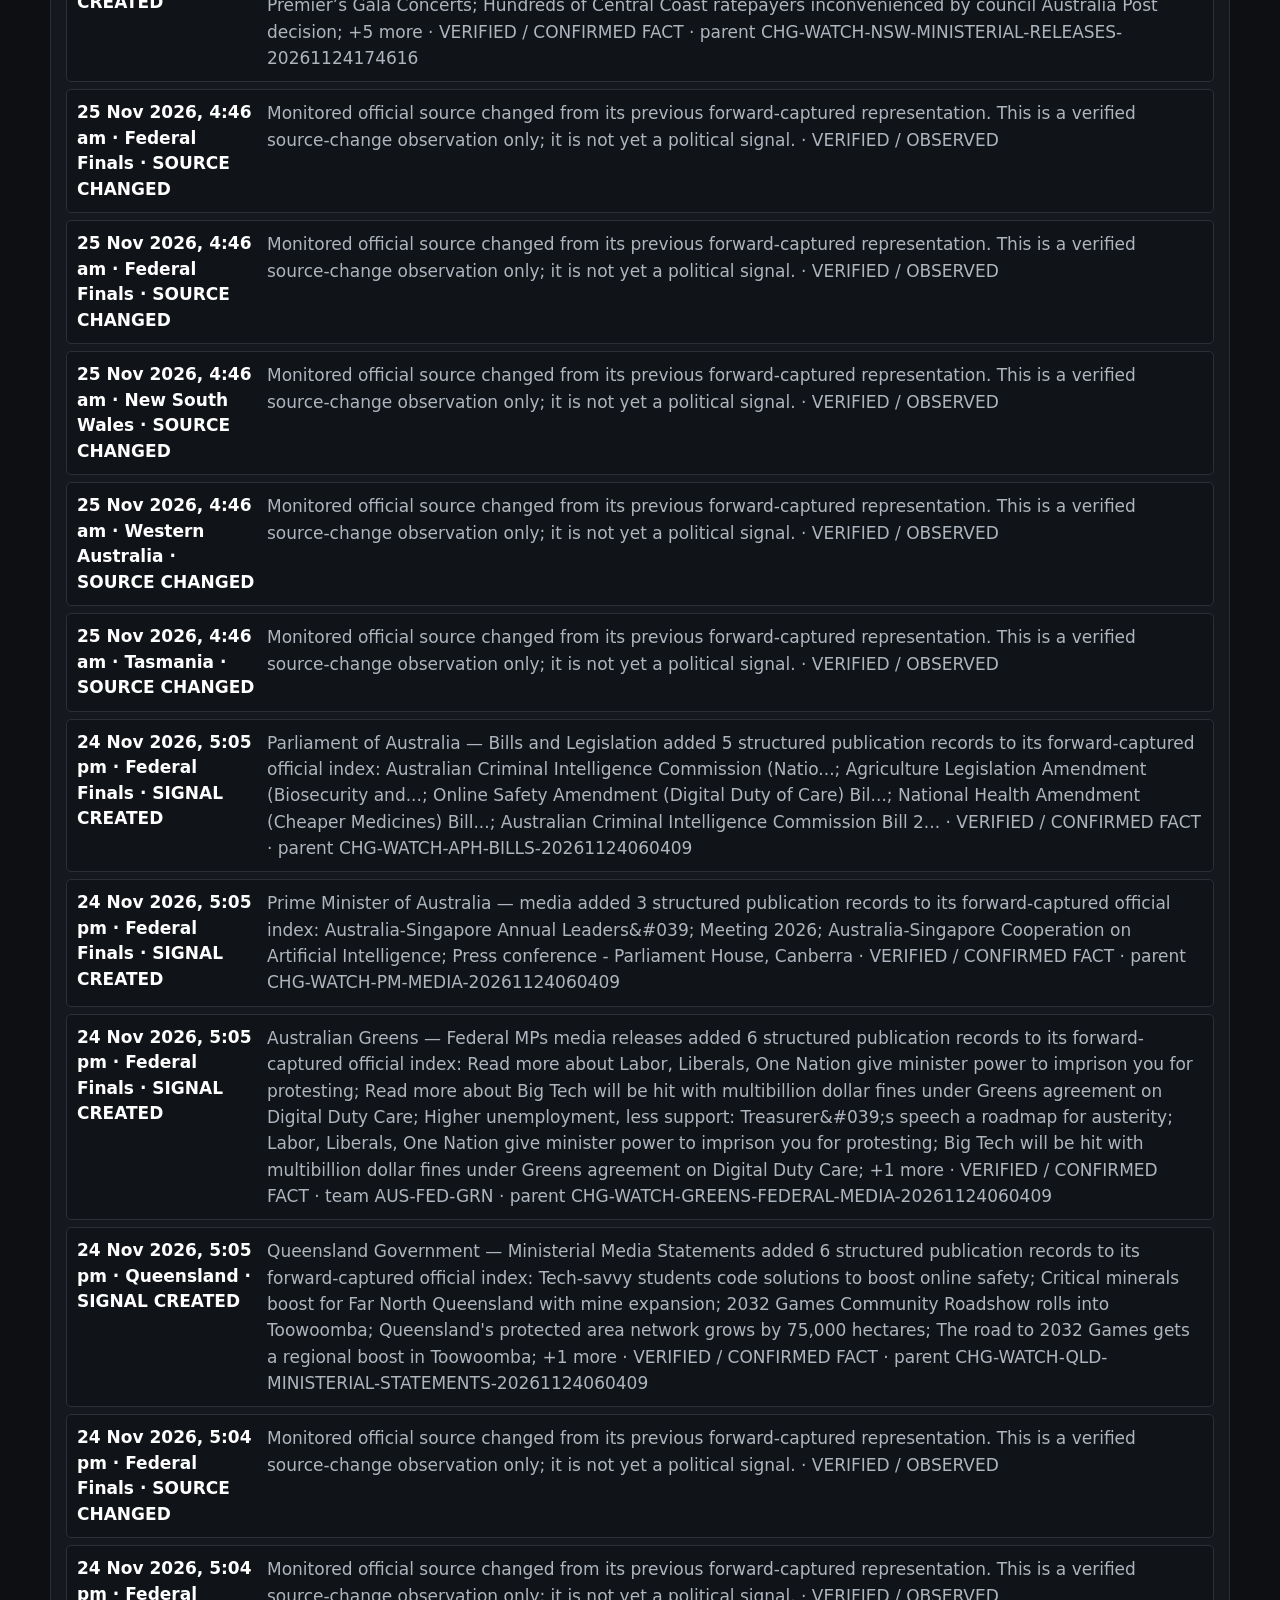
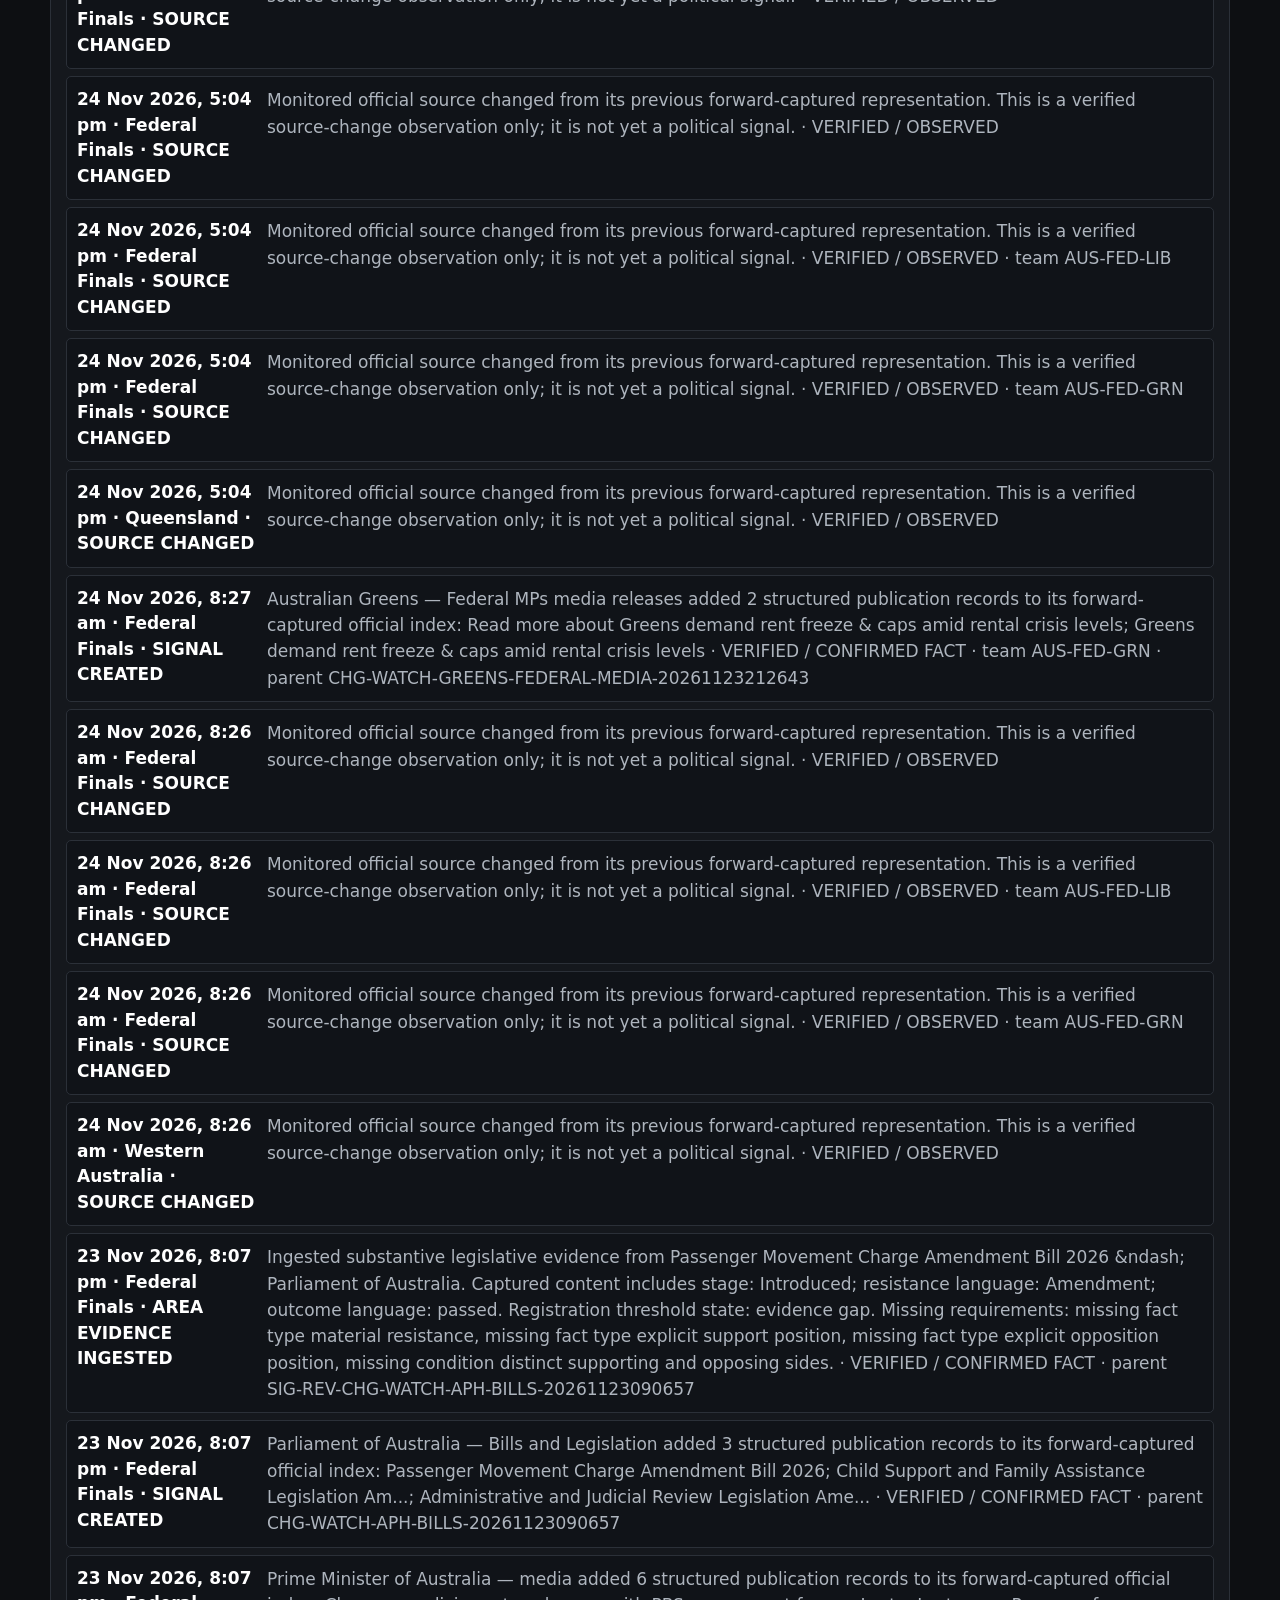
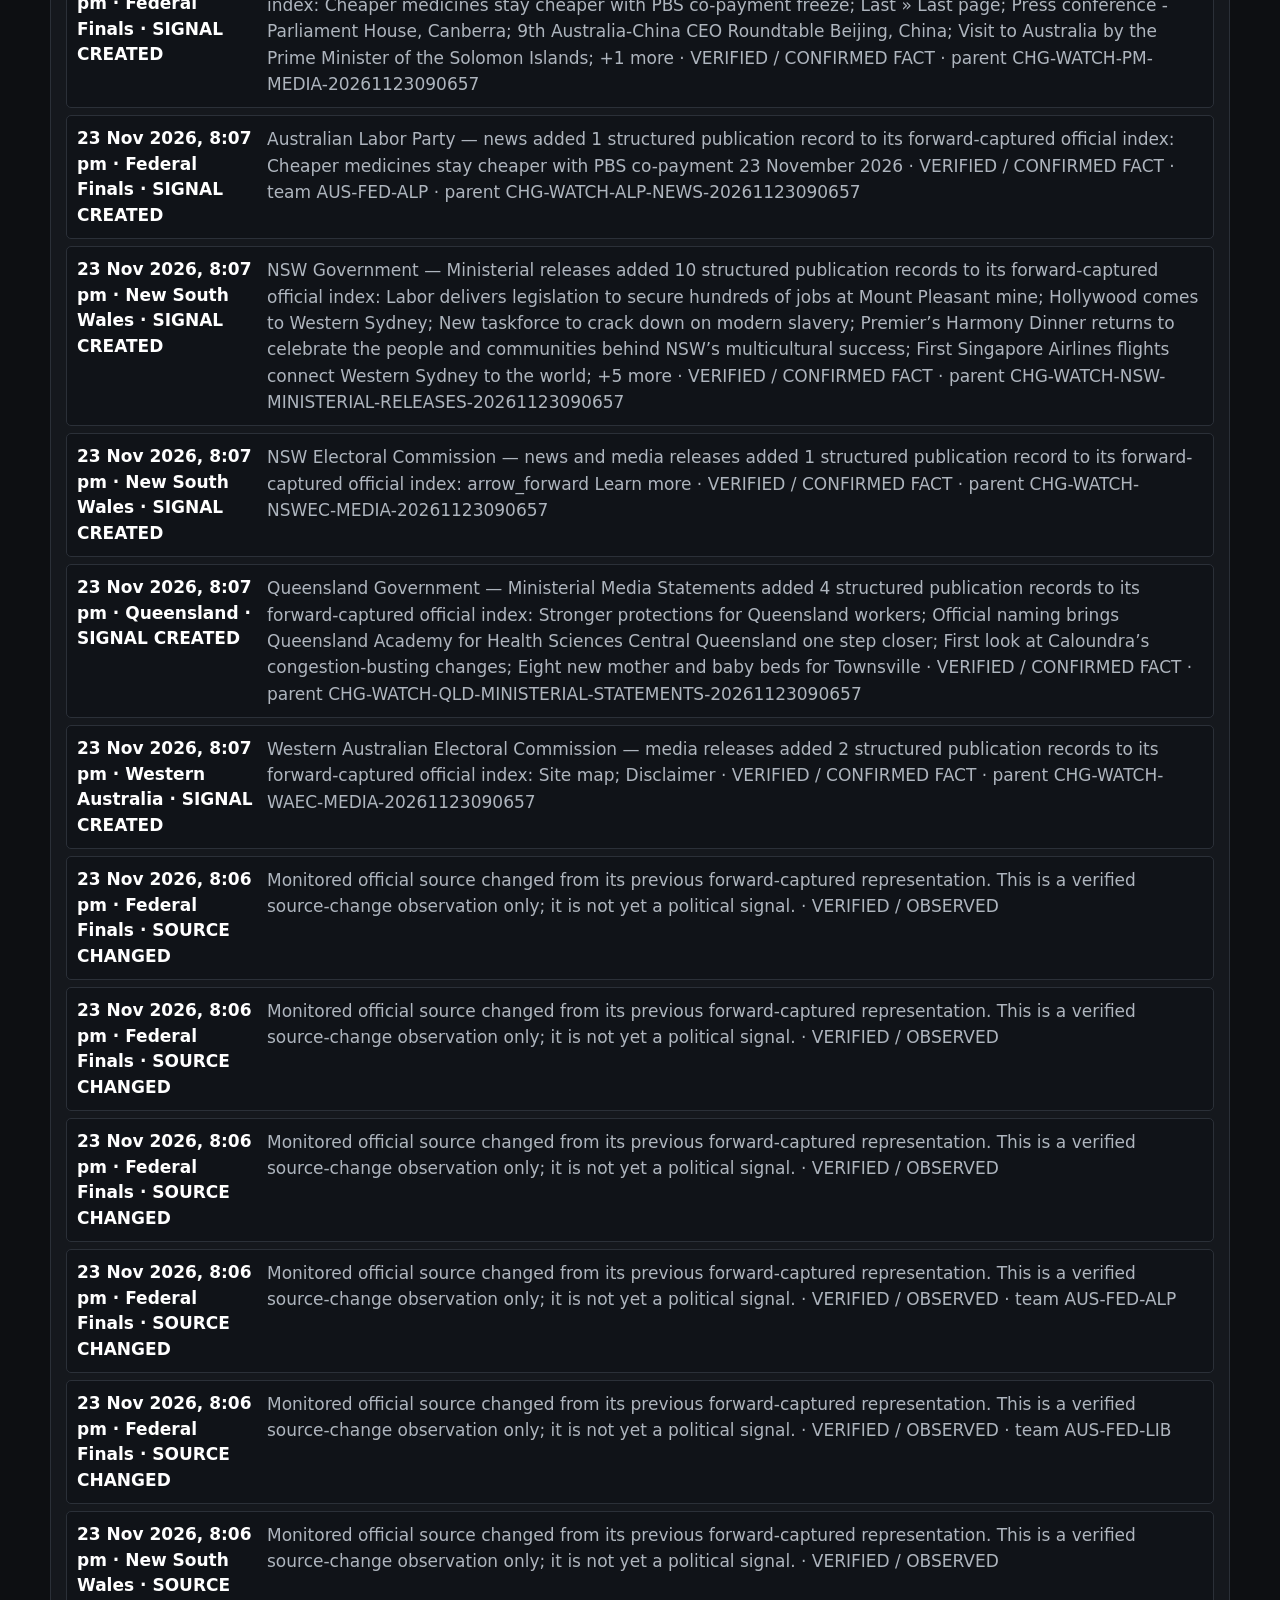
<file: intelligence.html>
<!doctype html><html lang="en"><head><meta charset="utf-8"><meta name="viewport" content="width=device-width,initial-scale=1"><title>The Political MAYHEM — Intelligence</title><link rel="stylesheet" href="site.css"></head><body><header class="topbar"><div class="wrap"><p class="eyebrow">MAYHEM POLITICAL TIPPING INTELLIGENCE ENGINE</p><h1>Intelligence</h1><p class="lede">The forward-only intelligence field: source snapshots, raw changes, reviewed signals, actor/team events and competition state across Federal Finals plus every state and territory.</p><nav class="tabs"><a href="./">Political Cycle</a><a class="active" href="intelligence.html">Intelligence</a><a href="single-signals.html">Single Signals</a><a href="teams.html">Teams</a><a href="ladder.html">Ladder</a><a href="players.html">Players</a><a href="tipping.html">Tipping</a><a href="edge.html">Edge / Calibration</a><a href="experiment-status.html">Experiment Status</a><a href="audit-clock.html">Audit Clock</a><a href="glossary.html">Political Master Glossary</a><a href="site-master-glossary.html">Site Master Glossary</a><a href="sites.html">Research Sites</a></nav></div></header><main class="wrap"><section><div class="section-head"><div><span class="kicker">LIVE INTELLIGENCE SCOREBOARD</span><h2>Persisted forward state</h2></div><span id="intel-status" class="live-dot">READING STATE</span></div><div class="watch-grid"><article><small>SOURCE SNAPSHOTS</small><strong id="m-snap">—</strong><p>Frozen evidence representations.</p></article><article><small>INTELLIGENCE EVENTS</small><strong id="m-events">—</strong><p>All persisted forward events.</p></article><article><small>RAW CHANGES</small><strong id="m-changes">—</strong><p>Observed source movement only.</p></article><article><small>REVIEWED SIGNALS</small><strong id="m-signals">—</strong><p>Signals with review lineage.</p></article><article><small>ACTOR EVENTS</small><strong id="m-actors">—</strong><p>Player-specific state changes.</p></article><article><small>PARTY EVENTS</small><strong id="m-parties">—</strong><p>Team-specific state changes.</p></article><article><small>PENDING REVIEWS</small><strong id="m-pending">—</strong><p>Unstructured changes awaiting meaning.</p></article><article><small>WATCHED SOURCES</small><strong id="m-watch">—</strong><p>Hourly primary-source monitors.</p></article></div><p id="intel-meta" class="roster-meta">Reading persisted intelligence ledger…</p></section><section><div class="section-head"><div><span class="kicker">LATEST FORWARD EVENTS</span><h2>What changed in the political field</h2></div></div><div id="intel-feed" class="feed"><div><b>Reading persisted ledger.</b><span>Runtime failure will be shown explicitly rather than interpreted as no activity.</span></div></div></section><section><div class="section-head"><div><span class="kicker">JURISDICTION COVERAGE</span><h2>Nine fields under capture</h2></div></div><div id="coverage" class="grid"><article><h3>Reading coverage…</h3><p>Persisted source-capture state.</p></article></div></section><section><div class="rules compact"><p><b>Evidence and intelligence remain different objects.</b> A source snapshot proves what was captured. An intelligence event records what changed or was observed.</p><p><b>Raw change does not mean political significance.</b> Source movement stays visible even when it never survives semantic review.</p><p><b>Reviewed publication signals are narrow.</b> Deterministic review can verify that an official index added a record; it does not silently verify the publication's substantive claims.</p><p><b>Tip effects require registered targets.</b> No field event can alter a frozen tip merely because it exists in this ledger.</p></div></section></main><footer><div class="wrap">The Political MAYHEM • Intelligence • Forward-only • EXPANDING — NEVER COMPLETE</div></footer><script>
const esc=s=>String(s??'').replace(/[&<>"']/g,c=>({'&':'&amp;','<':'&lt;','>':'&gt;','"':'&quot;',"'":'&#39;'}[c]));
const human=s=>String(s??'').replaceAll('_',' ');
const fmt=t=>{if(!t)return'—';const d=new Date(t);return Number.isNaN(d.getTime())?String(t):new Intl.DateTimeFormat('en-AU',{timeZone:'Australia/Sydney',dateStyle:'medium',timeStyle:'short'}).format(d)};
const fieldNames={'AUS-FED':'Federal Finals','AUS-NSW':'New South Wales','AUS-VIC':'Victoria','AUS-QLD':'Queensland','AUS-WA':'Western Australia','AUS-SA':'South Australia','AUS-TAS':'Tasmania','AUS-ACT':'Australian Capital Territory','AUS-NT':'Northern Territory'};
Promise.all([
 fetch('data/runtime/intelligence-events.json?'+Date.now(),{cache:'no-store'}).then(r=>{if(!r.ok)throw new Error('intelligence ledger '+r.status);return r.json()}),
 fetch('data/runtime/forward-ingestion-manifest.json?'+Date.now(),{cache:'no-store'}).then(r=>{if(!r.ok)throw new Error('ingestion manifest '+r.status);return r.json()}),
 fetch('data/runtime/forward-signal-capture-state.json?'+Date.now(),{cache:'no-store'}).then(r=>{if(!r.ok)throw new Error('capture state '+r.status);return r.json()}),
 fetch('data/runtime/signal-reviews.json?'+Date.now(),{cache:'no-store'}).then(r=>{if(!r.ok)throw new Error('review ledger '+r.status);return r.json()})
]).then(([d,m,state,reviews])=>{
 const events=d.events||[];const raw=events.filter(e=>e.event_type==='SOURCE_CHANGED');const promoted=events.filter(e=>e.event_type==='SIGNAL_CREATED'&&e.parent_event_id);const actor=events.filter(e=>e.actor_id);const party=events.filter(e=>e.party_id);const reviewRows=reviews.reviews||[];const reviewed=new Set(reviewRows.map(r=>r.source_change_event_id));const pending=raw.filter(e=>!reviewed.has(e.event_id));
 document.getElementById('m-snap').textContent=m.live_evidence_ingestion?.source_snapshots_ingested??'—';document.getElementById('m-events').textContent=events.length;document.getElementById('m-changes').textContent=raw.length;document.getElementById('m-signals').textContent=promoted.length;document.getElementById('m-actors').textContent=actor.length;document.getElementById('m-parties').textContent=party.length;document.getElementById('m-pending').textContent=pending.length;document.getElementById('m-watch').textContent=m.live_evidence_ingestion?.watched_sources??state.coverage?.active_sources??'—';document.getElementById('intel-status').textContent=state.status==='ACTIVE'?'FORWARD CAPTURE ACTIVE':human(state.status||'UNKNOWN');document.getElementById('intel-meta').textContent=`${d.ledger_id} · latest capture ${fmt(state.last_run?.captured_at||state.updated_at)} · ${promoted.length} reviewed forward signals · ${pending.length} source changes still awaiting semantic review`;
 const ordered=events.slice().sort((a,b)=>Date.parse(b.captured_at||0)-Date.parse(a.captured_at||0));
 document.getElementById('intel-feed').innerHTML=ordered.length?ordered.slice(0,120).map(e=>`<div><b>${esc(fmt(e.captured_at))} · ${esc(fieldNames[e.jurisdiction_id]||e.jurisdiction_id||'FIELD')} · ${esc(human(e.event_type))}</b><span>${esc(e.claim||e.observed_behaviour||'No claim text')} · ${esc(human(e.evidence_state||'UNKNOWN'))} / ${esc(human(e.signal_state||'UNKNOWN'))}${e.party_id?` · team ${esc(e.party_id)}`:''}${e.actor_id?` · player ${esc(e.actor_id)}`:''}${e.parent_event_id?` · parent ${esc(e.parent_event_id)}`:''}</span></div>`).join(''):'<div><b>No persisted intelligence events.</b><span>This is explicit state, not a loading placeholder.</span></div>';
 const coverage=state.coverage?.jurisdictions||m.live_evidence_ingestion?.jurisdiction_capture||{};
 document.getElementById('coverage').innerHTML=Object.entries(fieldNames).map(([id,name])=>{const c=coverage[id]||{};const configured=c.configured_sources??0;const baselines=c.baseline_sources??0;const failures=c.current_run_failures??0;return`<article class="${baselines>0?'next':''}"><h3>${esc(name)}</h3><p>${esc(String(baselines))} / ${esc(String(configured))} configured source baselines · ${esc(String(failures))} current failures</p><span>${esc(human(c.status||'AWAITING CAPTURE STATE'))}</span></article>`}).join('');
}).catch(err=>{document.getElementById('intel-status').textContent='RUNTIME UNAVAILABLE';document.getElementById('intel-meta').textContent=String(err?.message||err);document.getElementById('intel-feed').innerHTML='<div><b>Intelligence runtime unavailable.</b><span>This is an availability failure, not evidence of zero events.</span></div>';document.getElementById('coverage').innerHTML='<article><h3>Coverage unavailable</h3><p>Persisted capture state could not be read.</p></article>';});
</script></body></html>
</file>
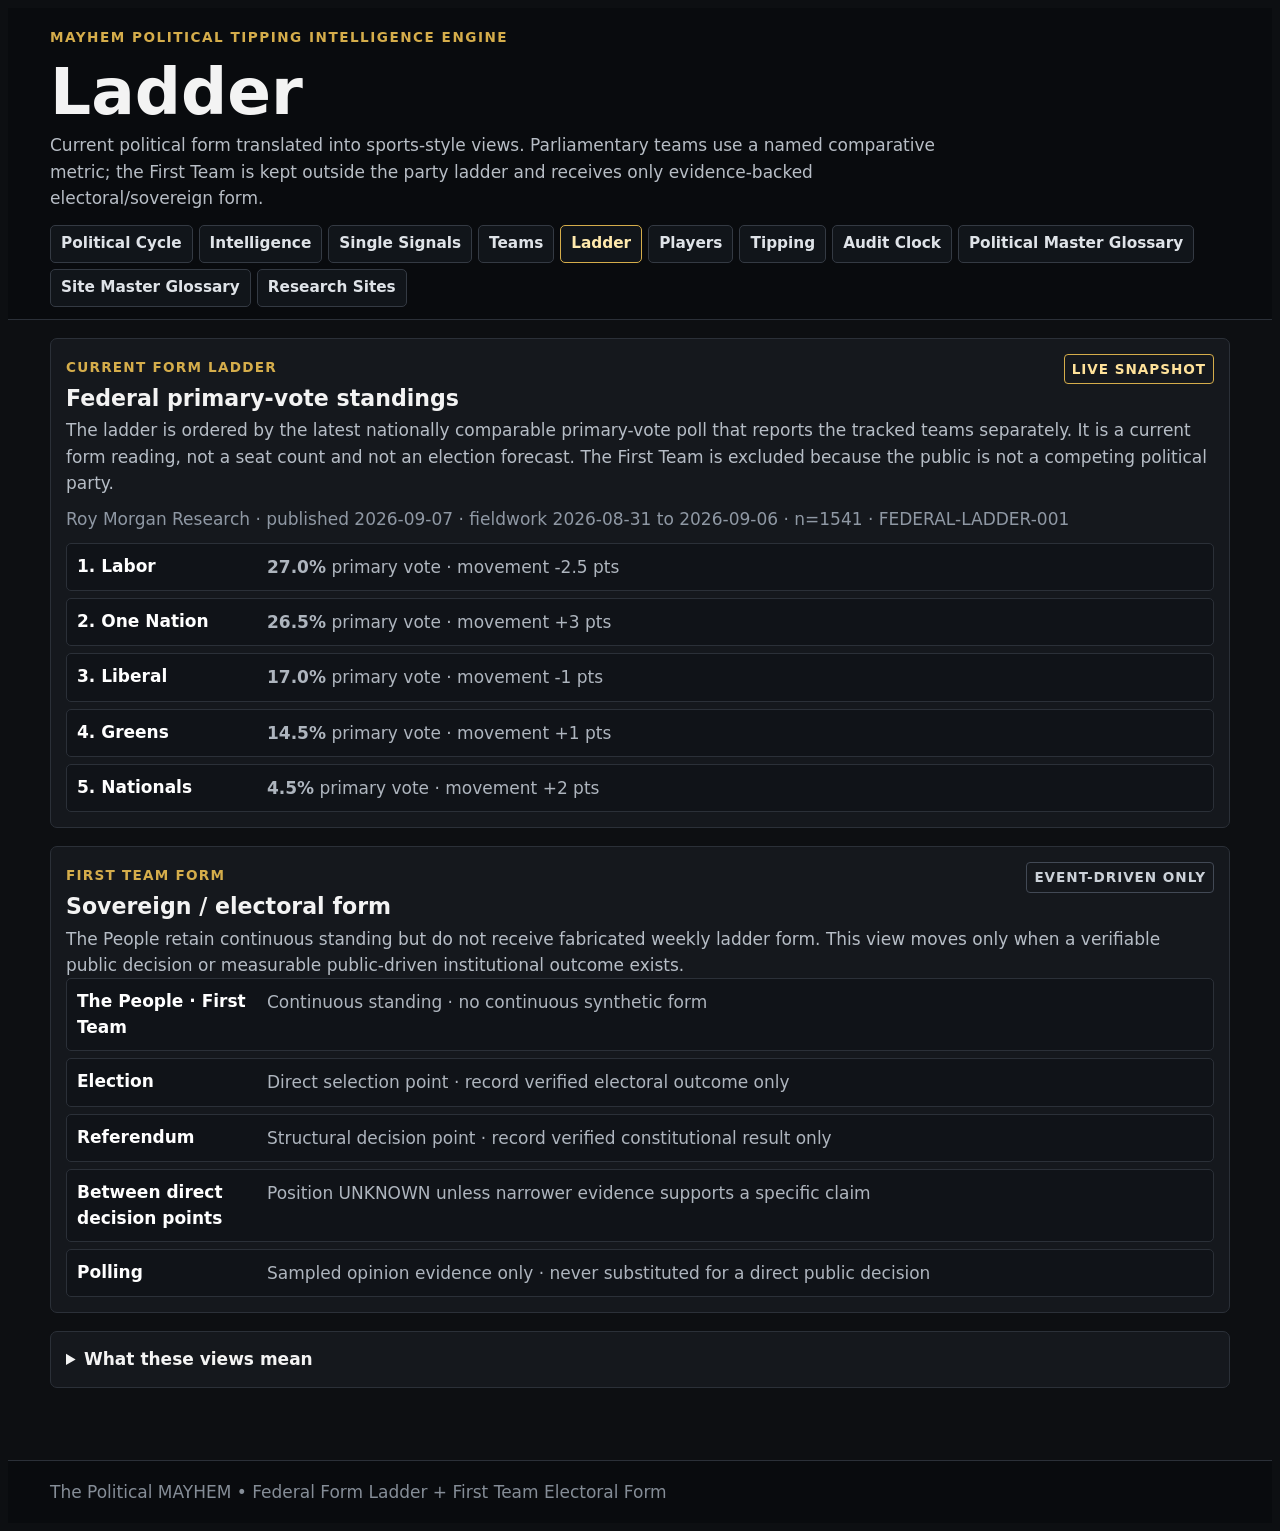
<file: ladder.html>
<!doctype html><html lang="en"><head><meta charset="utf-8"><meta name="viewport" content="width=device-width,initial-scale=1"><title>The Political MAYHEM — Ladder</title><link rel="stylesheet" href="site.css"></head><body><header class="topbar"><div class="wrap"><p class="eyebrow">MAYHEM POLITICAL TIPPING INTELLIGENCE ENGINE</p><h1>Ladder</h1><p class="lede">Current political form translated into sports-style views. Parliamentary teams use a named comparative metric; the First Team is kept outside the party ladder and receives only evidence-backed electoral/sovereign form.</p><nav class="tabs"><a href="./">Political Cycle</a><a href="intelligence.html">Intelligence</a><a href="single-signals.html">Single Signals</a><a href="teams.html">Teams</a><a class="active" href="ladder.html">Ladder</a><a href="players.html">Players</a><a href="tipping.html">Tipping</a><a href="audit-clock.html">Audit Clock</a><a href="glossary.html">Political Master Glossary</a><a href="site-master-glossary.html">Site Master Glossary</a><a href="sites.html">Research Sites</a></nav></div></header><main class="wrap"><section><div class="section-head"><div><span class="kicker">CURRENT FORM LADDER</span><h2>Federal primary-vote standings</h2></div><span class="status-live">LIVE SNAPSHOT</span></div><p class="section-copy">The ladder is ordered by the latest nationally comparable primary-vote poll that reports the tracked teams separately. It is a current form reading, not a seat count and not an election forecast. The First Team is excluded because the public is not a competing political party.</p><p id="ladder-meta" class="roster-meta">Loading source snapshot…</p><div id="ladder" class="feed"><div><b>Loading ladder…</b><span>Current federal form</span></div></div></section><section><div class="section-head"><div><span class="kicker">FIRST TEAM FORM</span><h2>Sovereign / electoral form</h2></div><span class="status-built">EVENT-DRIVEN ONLY</span></div><p class="section-copy">The People retain continuous standing but do not receive fabricated weekly ladder form. This view moves only when a verifiable public decision or measurable public-driven institutional outcome exists.</p><div id="first-team-form" class="feed"><div><b>Loading First Team rules…</b><span>No synthetic public score</span></div></div></section><section><details><summary><b>What these views mean</b></summary><p class="section-copy">Sports ladders need an objective ordering rule. Parliamentary teams are ranked only by a named source metric. The First Team is structurally different: elections and referendums are direct decision points; polling is sampled opinion, not a direct public result; silence between decision points is not approval. Parliamentary representation, government status, Senate balance and tipping probability remain separate dimensions and are never silently mixed into one score.</p></details></section></main><footer><div class="wrap">The Political MAYHEM • Federal Form Ladder + First Team Electoral Form</div></footer><script>const esc=s=>String(s??'').replace(/[&<>"']/g,c=>({'&':'&amp;','<':'&lt;','>':'&gt;','"':'&quot;',"'":'&#39;'}[c]));fetch('data/runtime/federal-ladder.json?'+Date.now(),{cache:'no-store'}).then(r=>r.json()).then(d=>{const host=document.getElementById('ladder');host.innerHTML=(d.entries||[]).slice().sort((a,b)=>a.rank-b.rank).map(x=>{const move=x.movement_points>0?`+${x.movement_points}`:`${x.movement_points}`;return `<div><b>${x.rank}. ${x.team}</b><span><strong>${x.primary_vote.toFixed(1)}%</strong> primary vote · movement ${move} pts</span></div>`}).join('');document.getElementById('ladder-meta').textContent=`${d.source.publisher} · published ${d.source.published_at} · fieldwork ${d.source.fieldwork_start} to ${d.source.fieldwork_end} · n=${d.source.sample_size} · ${d.snapshot_id}`}).catch(()=>{document.getElementById('ladder').innerHTML='<div><b>Ladder unavailable</b><span>Runtime form snapshot could not be loaded.</span></div>'});fetch('data/first-team.json?'+Date.now(),{cache:'no-store'}).then(r=>r.json()).then(d=>{const host=document.getElementById('first-team-form');host.innerHTML=`<div><b>${esc(d.public_label)} · ${esc(d.sport_label)}</b><span>Continuous standing · no continuous synthetic form</span></div><div><b>Election</b><span>Direct selection point · record verified electoral outcome only</span></div><div><b>Referendum</b><span>Structural decision point · record verified constitutional result only</span></div><div><b>Between direct decision points</b><span>Position UNKNOWN unless narrower evidence supports a specific claim</span></div><div><b>Polling</b><span>Sampled opinion evidence only · never substituted for a direct public decision</span></div>`}).catch(()=>{document.getElementById('first-team-form').innerHTML='<div><b>First Team form unavailable</b><span>Canonical First Team rules could not be loaded.</span></div>'});</script></body></html>
</file>
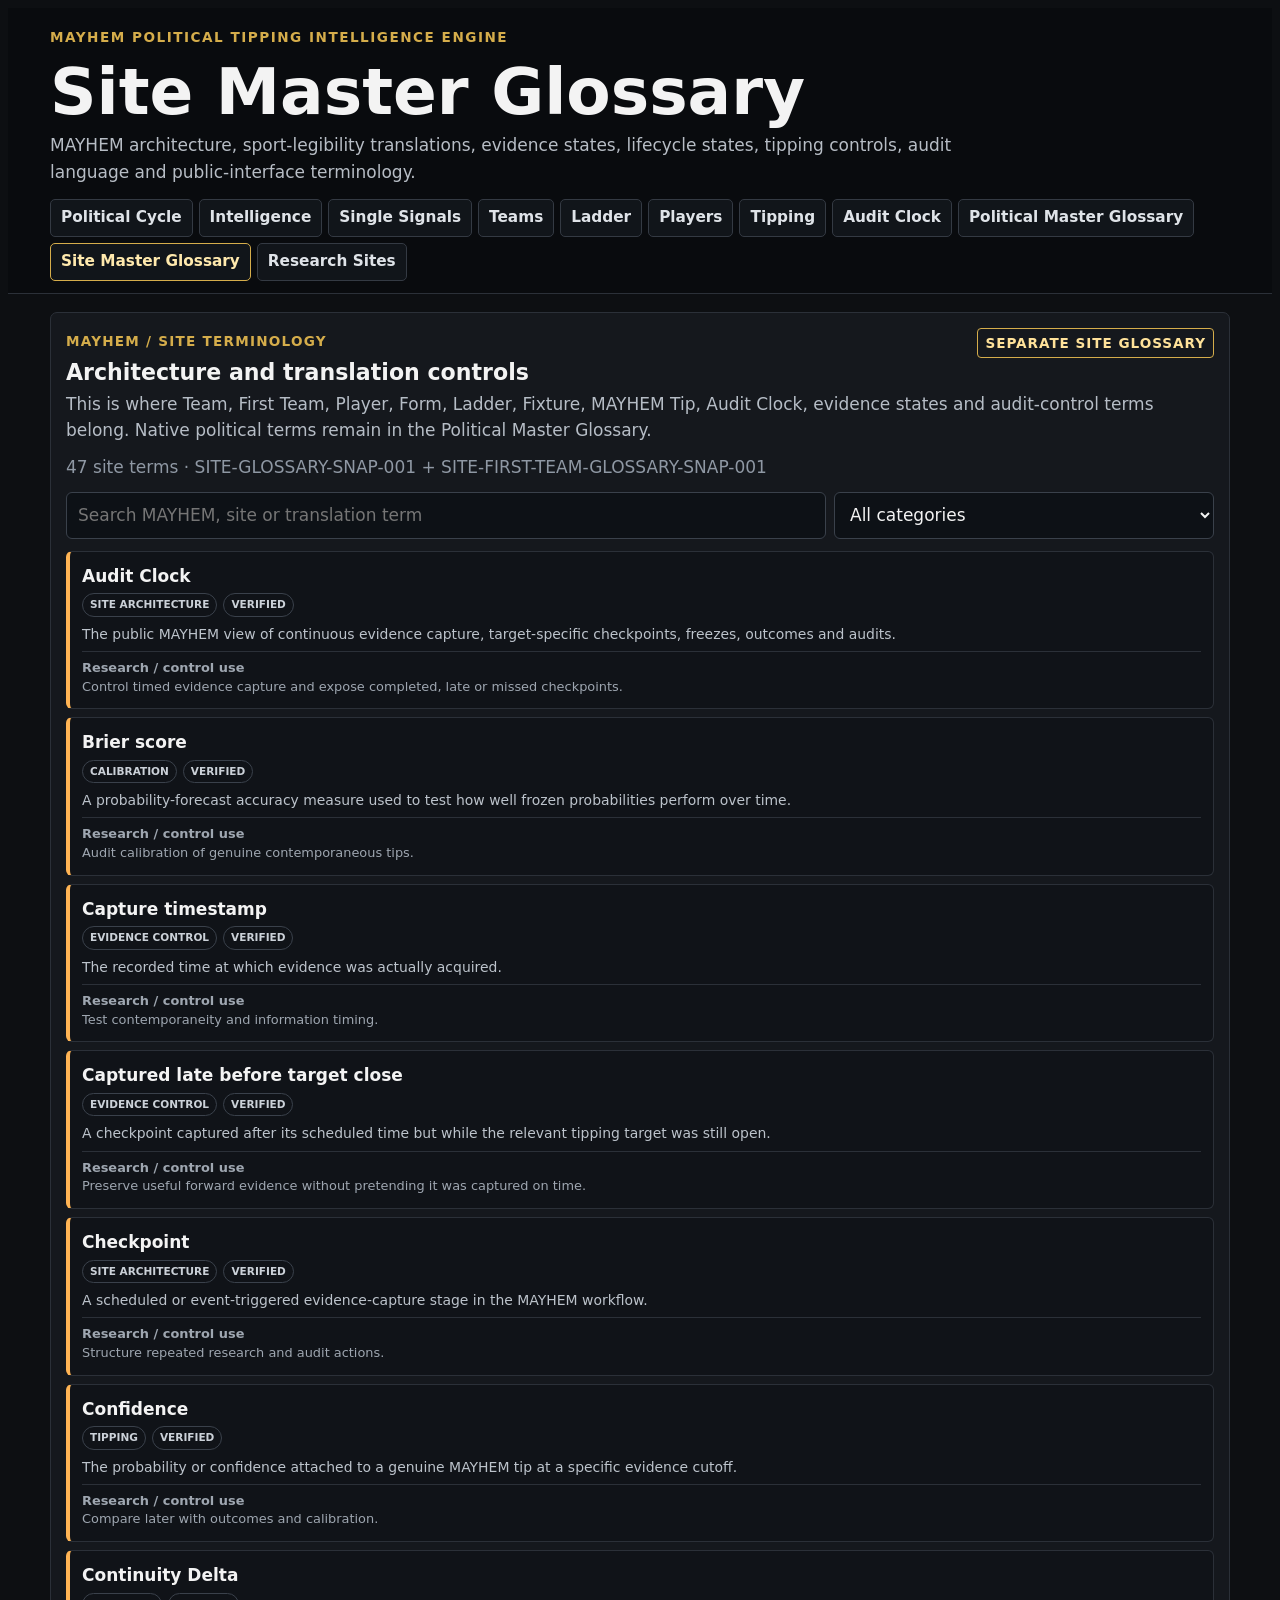
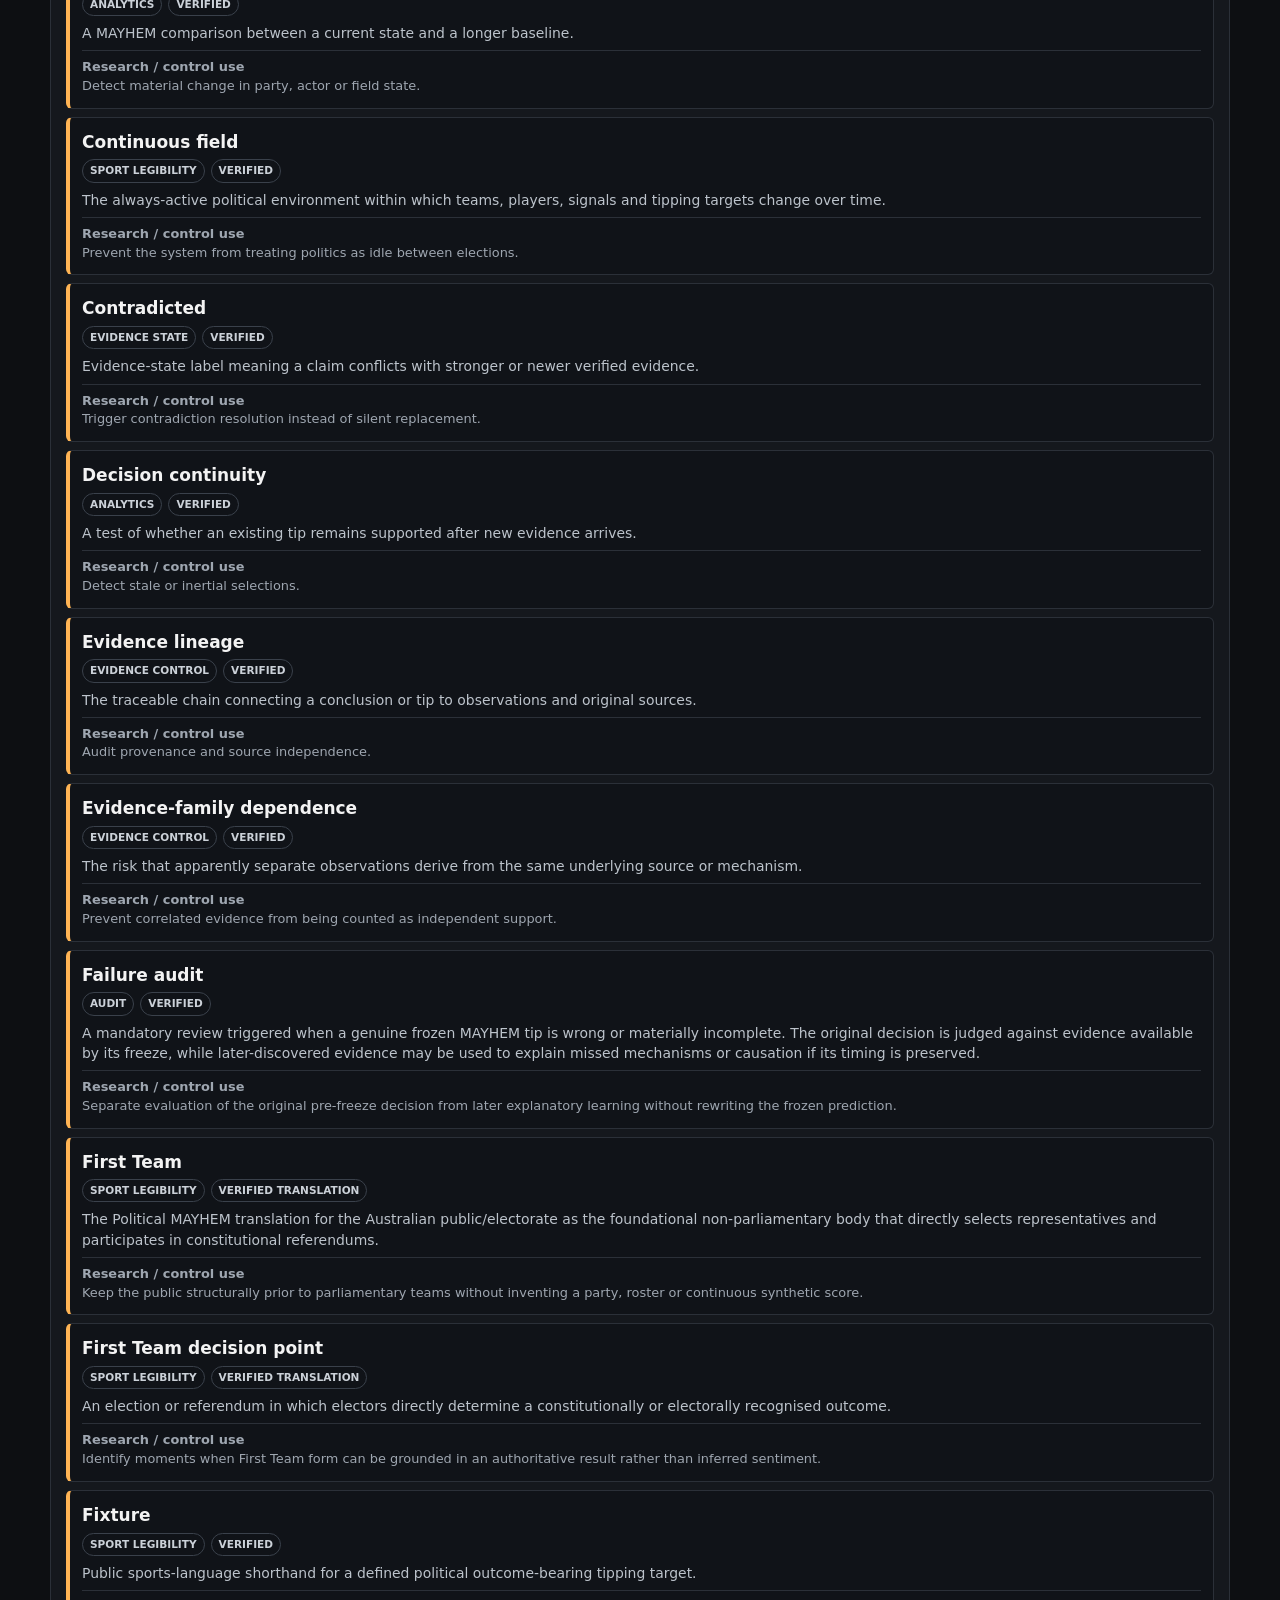
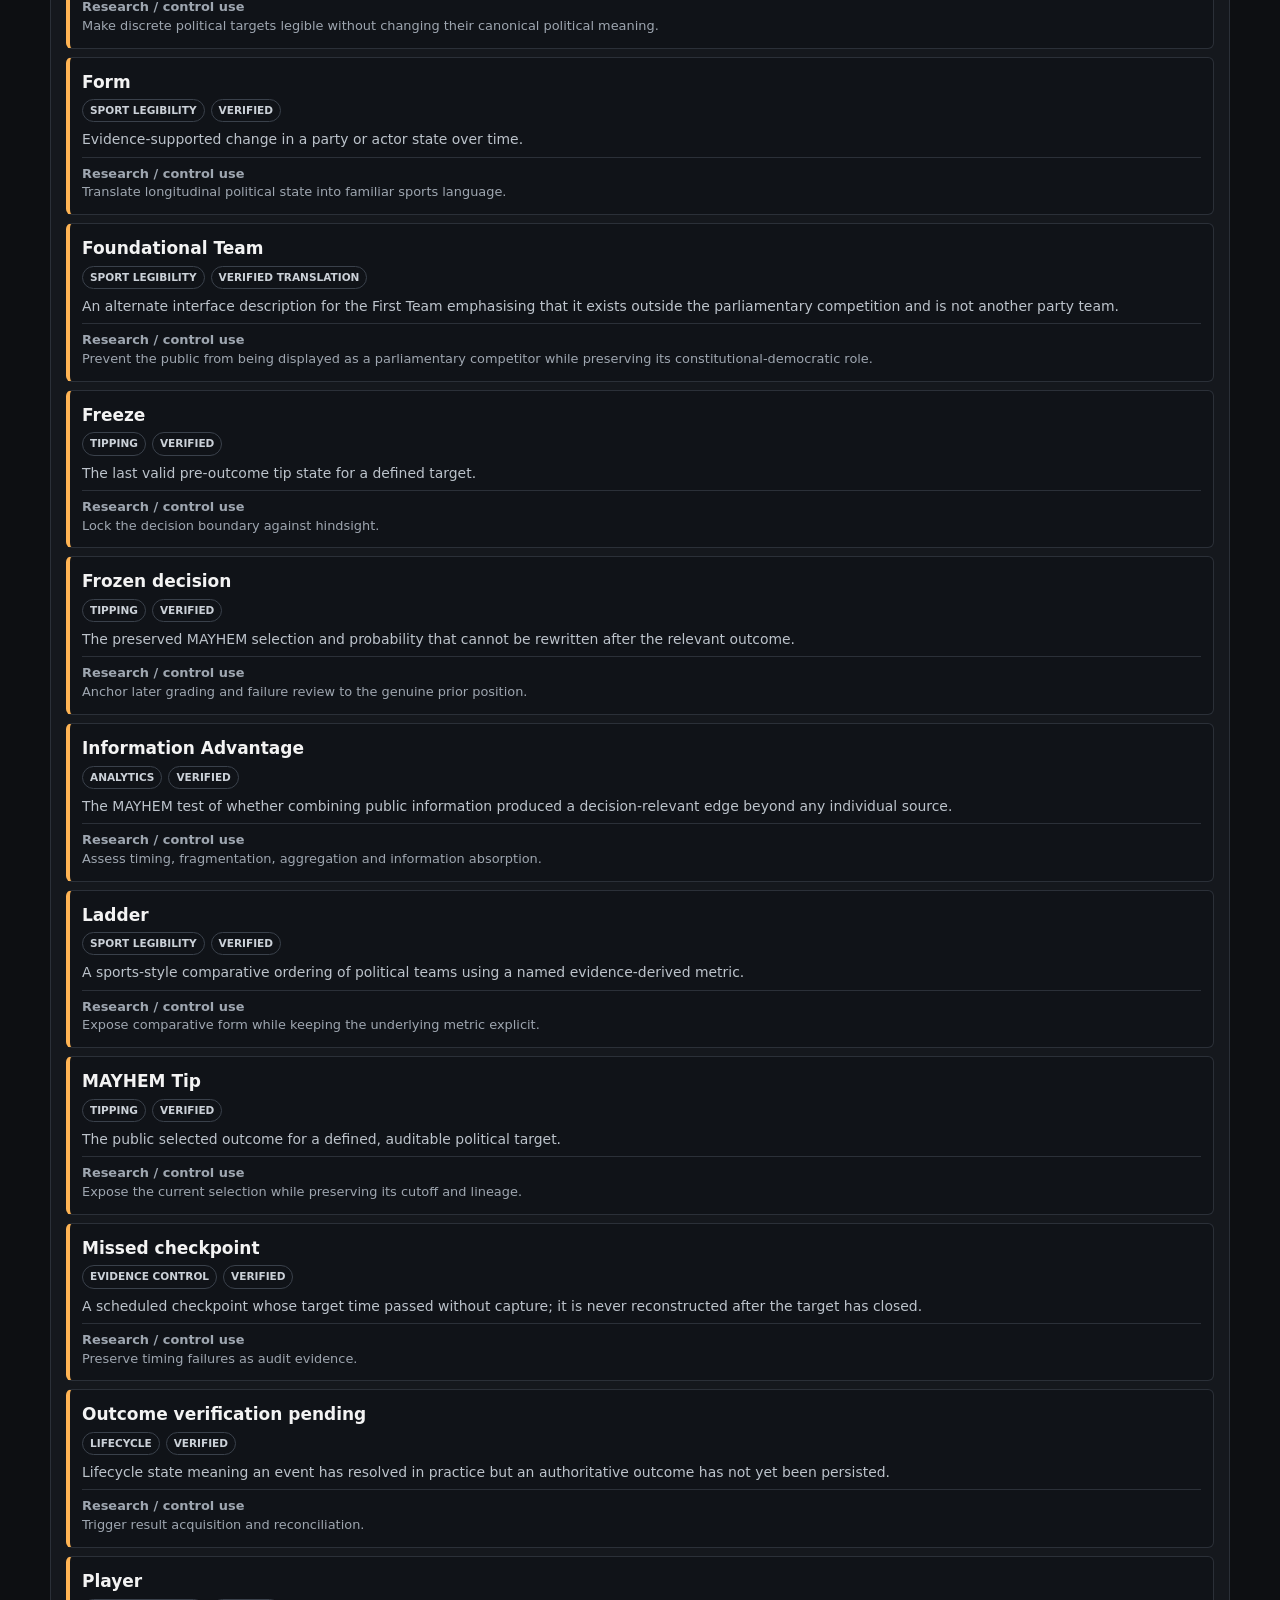
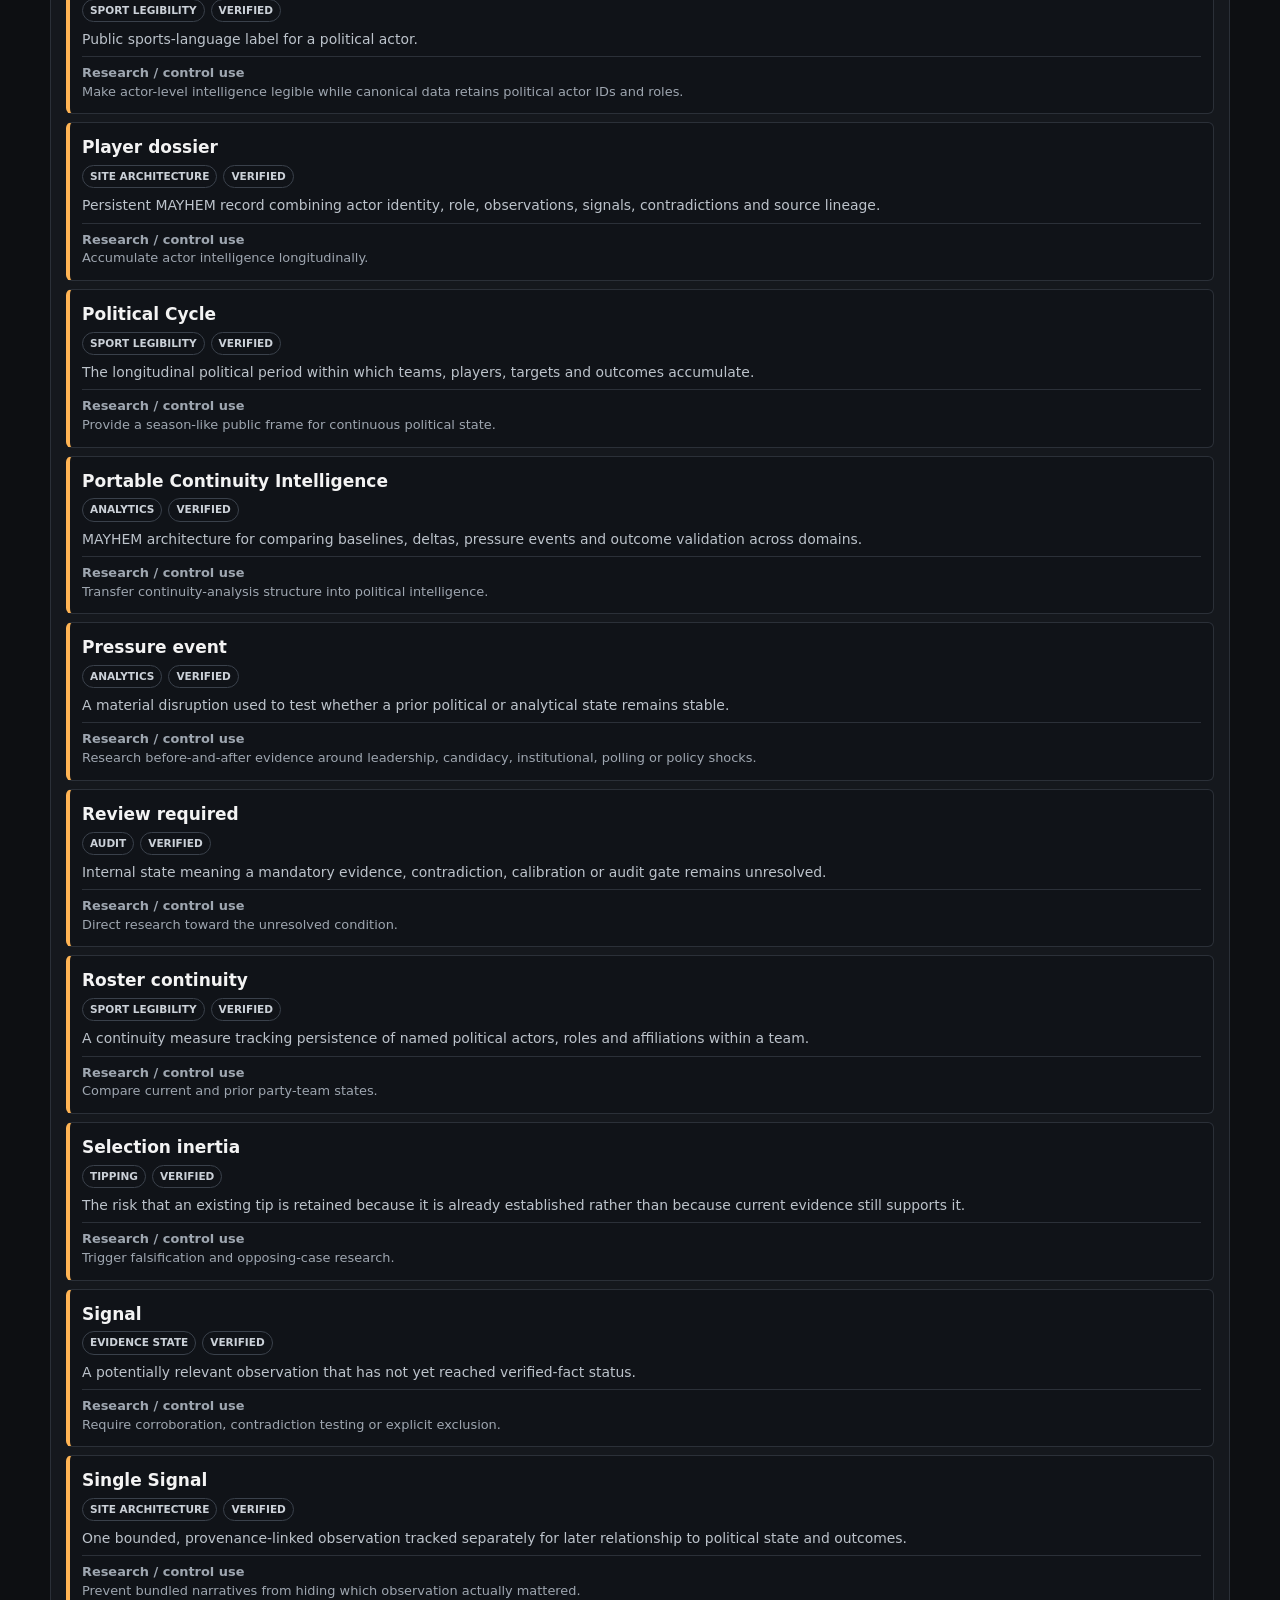
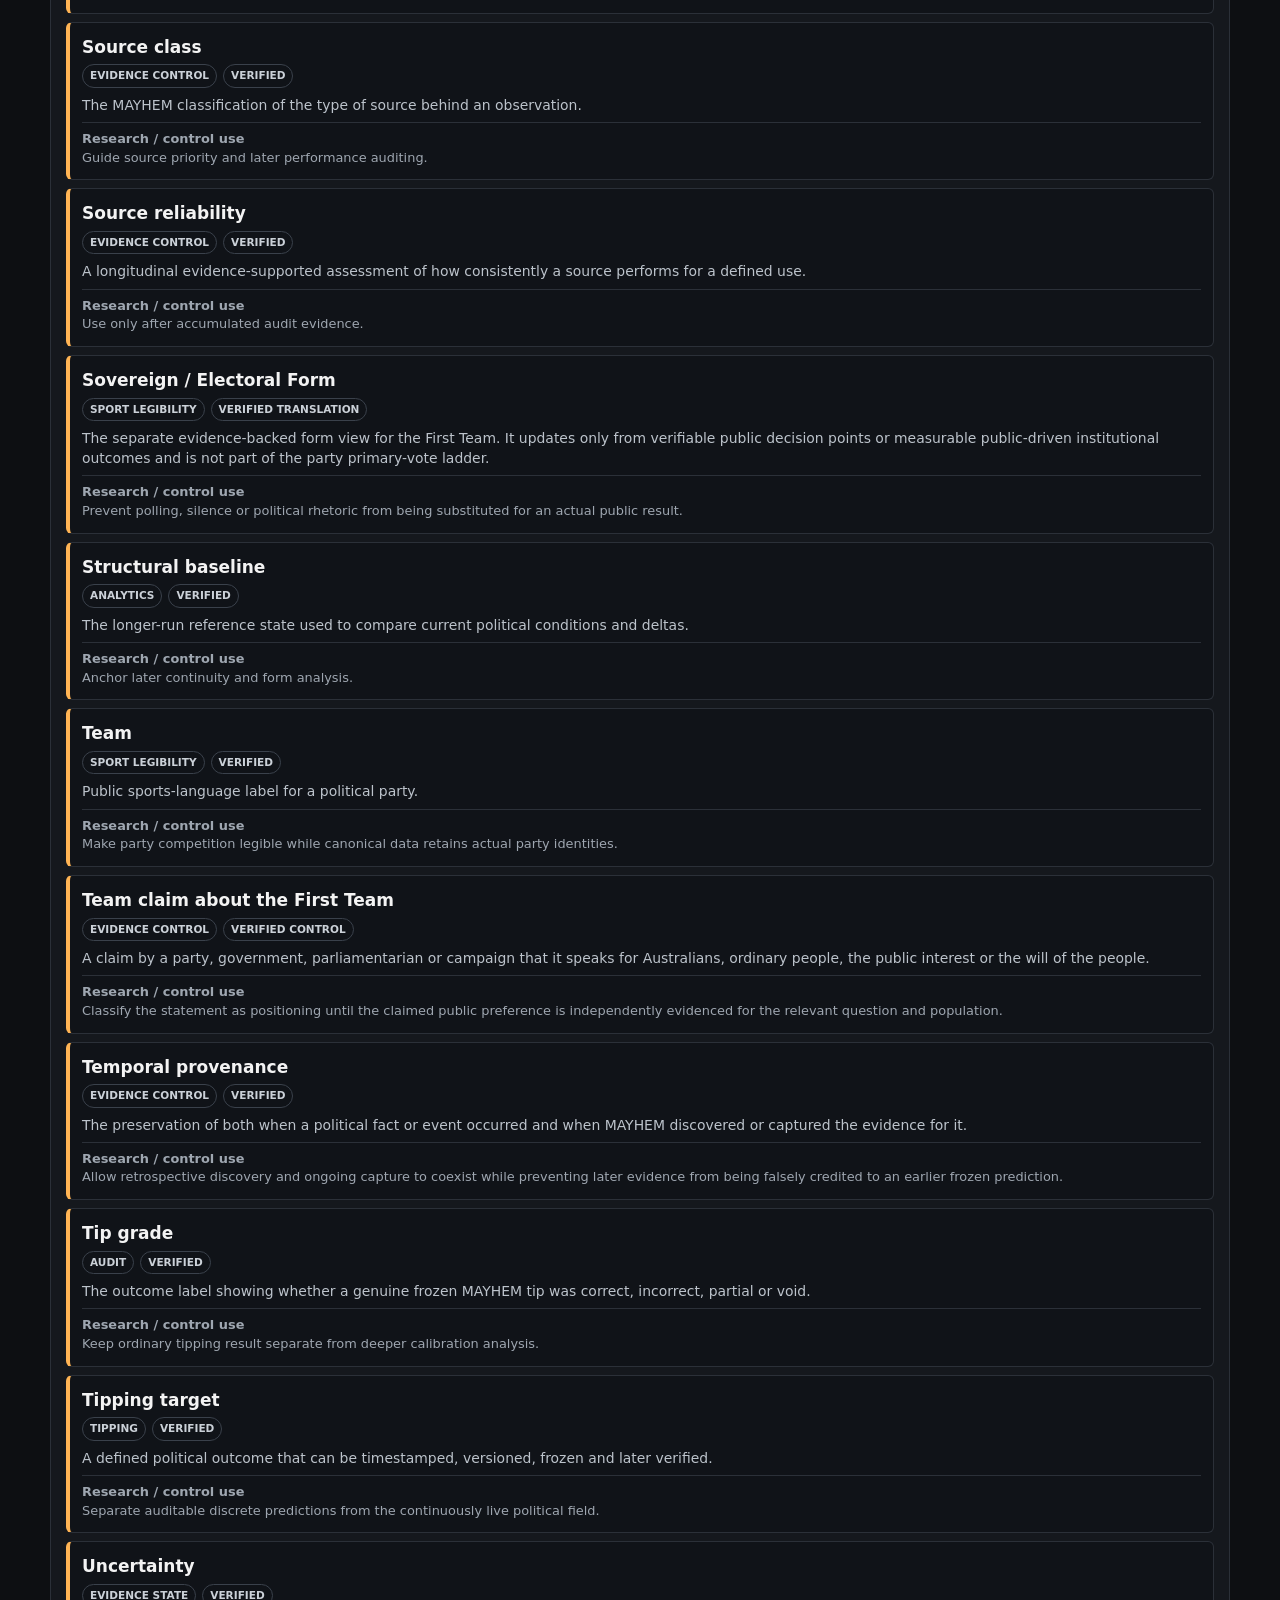
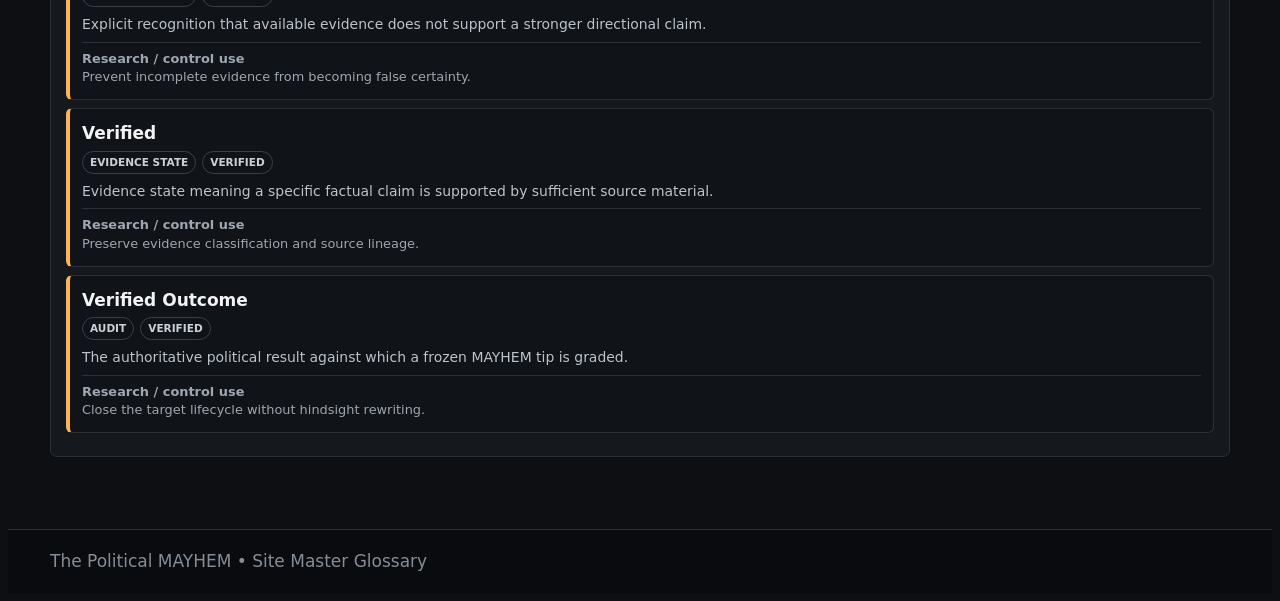
<file: site-master-glossary.html>
<!doctype html><html lang="en"><head><meta charset="utf-8"><meta name="viewport" content="width=device-width,initial-scale=1"><title>The Political MAYHEM — Site Master Glossary</title><link rel="stylesheet" href="site.css"><style>.gloss-toolbar{display:grid;grid-template-columns:2fr 1fr;gap:8px;margin:12px 0}.gloss-toolbar input,.gloss-toolbar select{width:100%;box-sizing:border-box;background:#0d1116;color:#f3f3f3;border:1px solid #3a414b;border-radius:6px;padding:10px 11px;font:inherit}.gloss-entry{background:var(--panel2);border:1px solid var(--line);border-left:4px solid #ffb454;border-radius:6px;padding:12px;margin:8px 0}.gloss-entry h3{margin:0;font-size:1rem}.gloss-entry p{margin:7px 0;color:#bcc3cb;font-size:.82rem}.gloss-meta{display:flex;gap:6px;flex-wrap:wrap;margin-top:5px}.gloss-pill{border:1px solid #3a414b;border-radius:999px;padding:3px 7px;font-size:.62rem;font-weight:900;color:#cbd1d8}.gloss-use{border-top:1px solid #2b3038;padding-top:7px;margin-top:7px;color:#9ea6b0;font-size:.76rem}@media(max-width:650px){.gloss-toolbar{grid-template-columns:1fr}}</style></head><body><header class="topbar"><div class="wrap"><p class="eyebrow">MAYHEM POLITICAL TIPPING INTELLIGENCE ENGINE</p><h1>Site Master Glossary</h1><p class="lede">MAYHEM architecture, sport-legibility translations, evidence states, lifecycle states, tipping controls, audit language and public-interface terminology.</p><nav class="tabs"><a href="./">Political Cycle</a><a href="intelligence.html">Intelligence</a><a href="single-signals.html">Single Signals</a><a href="teams.html">Teams</a><a href="ladder.html">Ladder</a><a href="players.html">Players</a><a href="tipping.html">Tipping</a><a href="audit-clock.html">Audit Clock</a><a href="glossary.html">Political Master Glossary</a><a class="active" href="site-master-glossary.html">Site Master Glossary</a><a href="sites.html">Research Sites</a></nav></div></header><main class="wrap"><section><div class="section-head"><div><span class="kicker">MAYHEM / SITE TERMINOLOGY</span><h2>Architecture and translation controls</h2></div><span class="status-live">SEPARATE SITE GLOSSARY</span></div><p class="section-copy">This is where Team, First Team, Player, Form, Ladder, Fixture, MAYHEM Tip, Audit Clock, evidence states and audit-control terms belong. Native political terms remain in the Political Master Glossary.</p><p id="gloss-meta" class="roster-meta">Loading site glossary…</p><div class="gloss-toolbar"><input id="gloss-search" type="search" placeholder="Search MAYHEM, site or translation term"><select id="gloss-category"><option value="">All categories</option></select></div><div id="gloss-entries"></div></section></main><footer><div class="wrap">The Political MAYHEM • Site Master Glossary</div></footer><script>const esc=s=>String(s??'').replace(/[&<>"']/g,c=>({'&':'&amp;','<':'&lt;','>':'&gt;','"':'&quot;',"'":'&#39;'}[c]));let G={terms:[]};const search=document.getElementById('gloss-search'),category=document.getElementById('gloss-category'),entries=document.getElementById('gloss-entries');function draw(){const q=search.value.trim().toLowerCase(),cat=category.value;const rows=(G.terms||[]).filter(x=>(!cat||x.category===cat)&&(!q||[x.term,x.category,x.plain_language,x.research_use].join(' ').toLowerCase().includes(q))).sort((a,b)=>a.term.localeCompare(b.term));entries.innerHTML=rows.map(x=>`<article class="gloss-entry"><h3>${esc(x.term)}</h3><div class="gloss-meta"><span class="gloss-pill">${esc(x.category)}</span><span class="gloss-pill">${esc(x.status)}</span></div><p>${esc(x.plain_language)}</p><div class="gloss-use"><b>Research / control use</b><br>${esc(x.research_use)}</div></article>`).join('')||'<div class="empty-state">No terms match this search.</div>'}Promise.all([fetch('data/site-master-glossary-2026.json?'+Date.now(),{cache:'no-store'}).then(r=>r.json()),fetch('data/site-glossary-first-team.json?'+Date.now(),{cache:'no-store'}).then(r=>r.json())]).then(([base,ext])=>{G={...base,terms:[...(base.terms||[]),...(ext.terms||[])]};document.getElementById('gloss-meta').textContent=`${G.terms.length} site terms · ${base.snapshot} + ${ext.snapshot}`;const cats=[...new Set(G.terms.map(x=>x.category))].sort();category.innerHTML='<option value="">All categories</option>'+cats.map(c=>`<option>${esc(c)}</option>`).join('');draw()}).catch(()=>entries.innerHTML='<div class="empty-state">Site glossary data unavailable.</div>');search.addEventListener('input',draw);category.addEventListener('change',draw);</script></body></html>
</file>
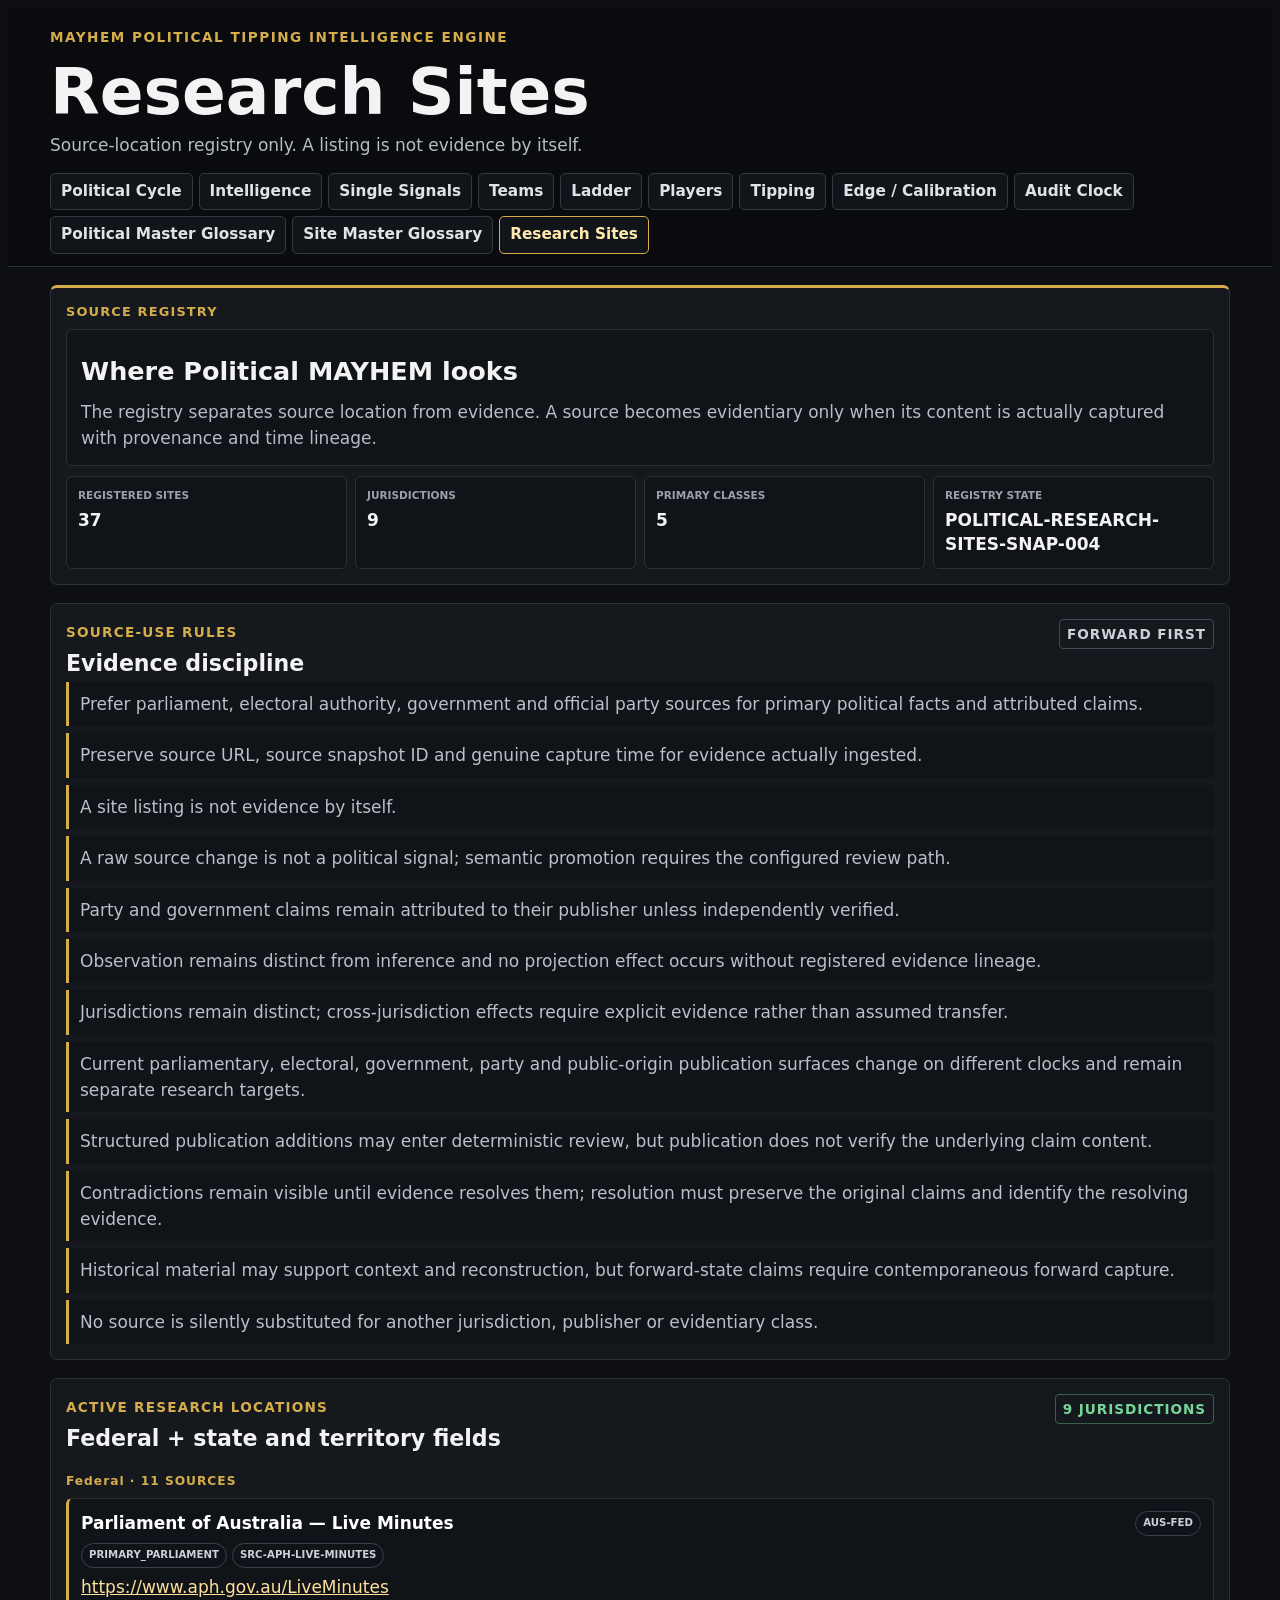
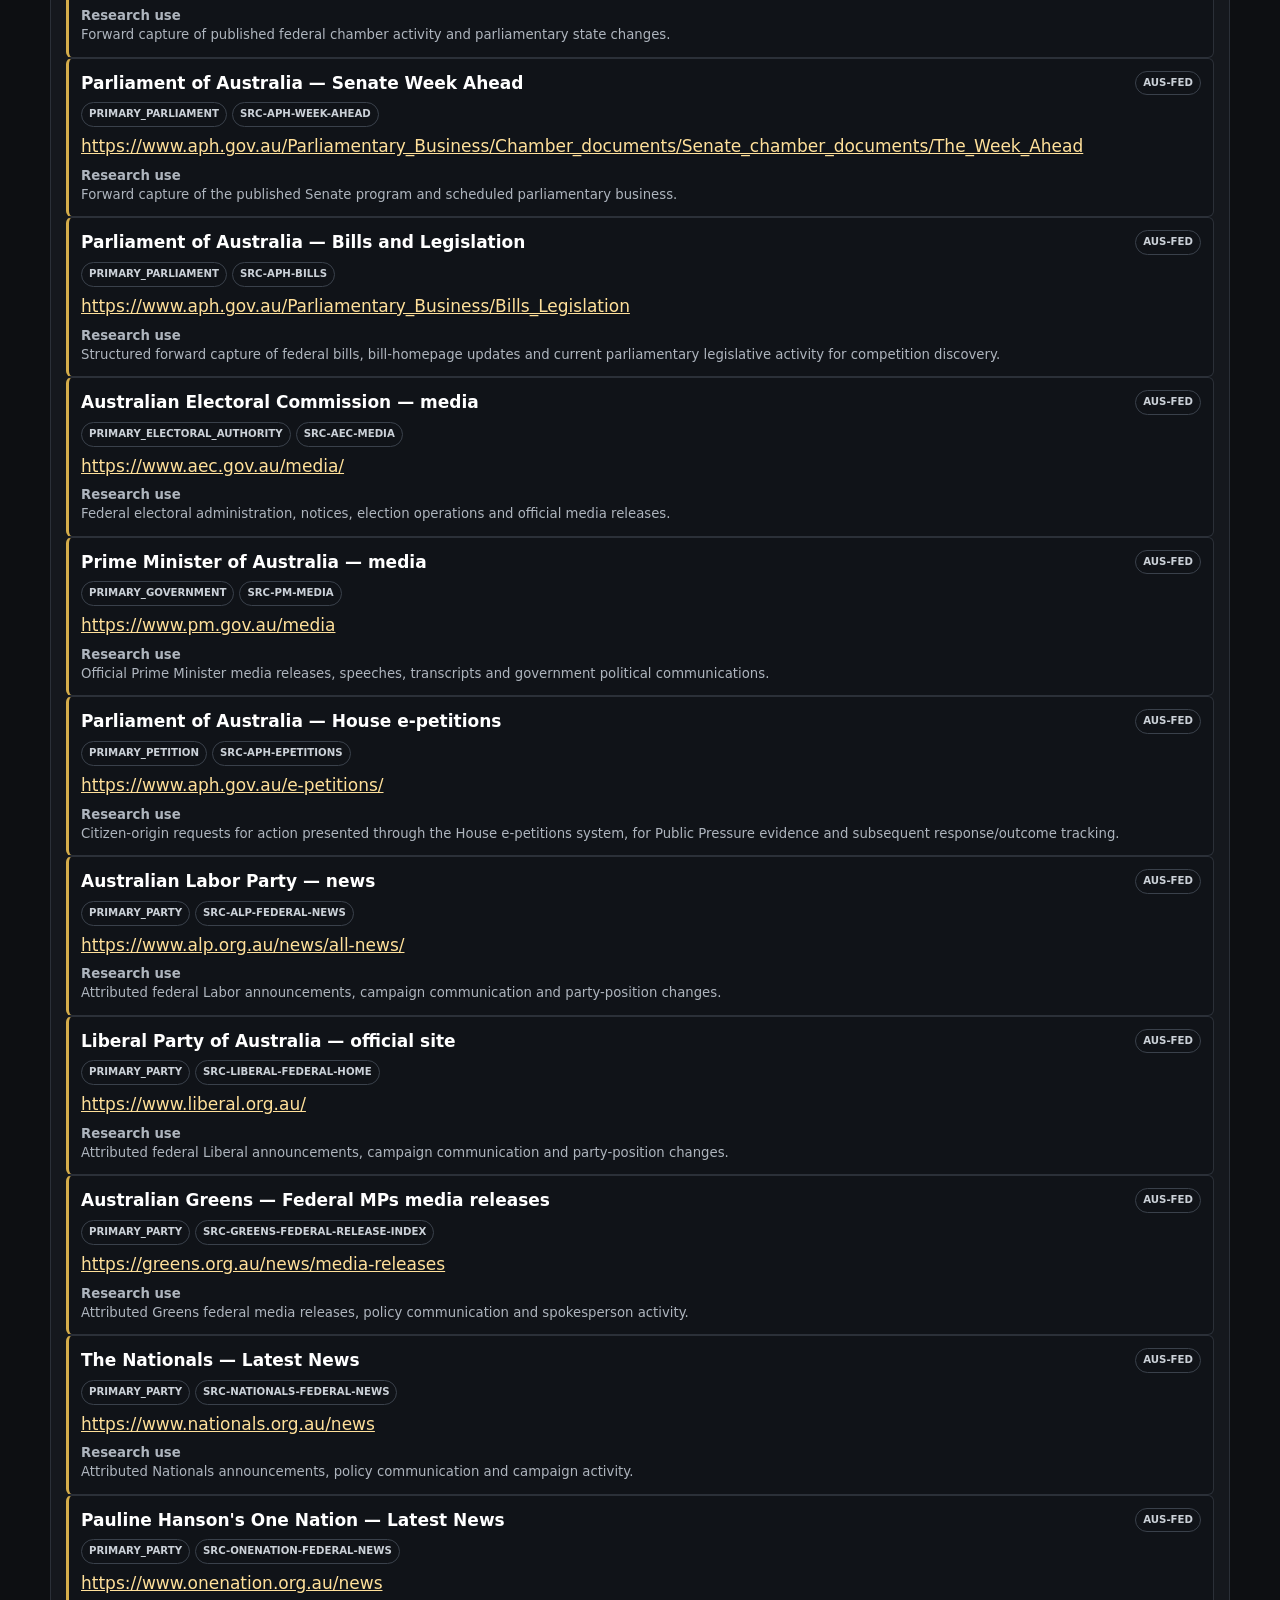
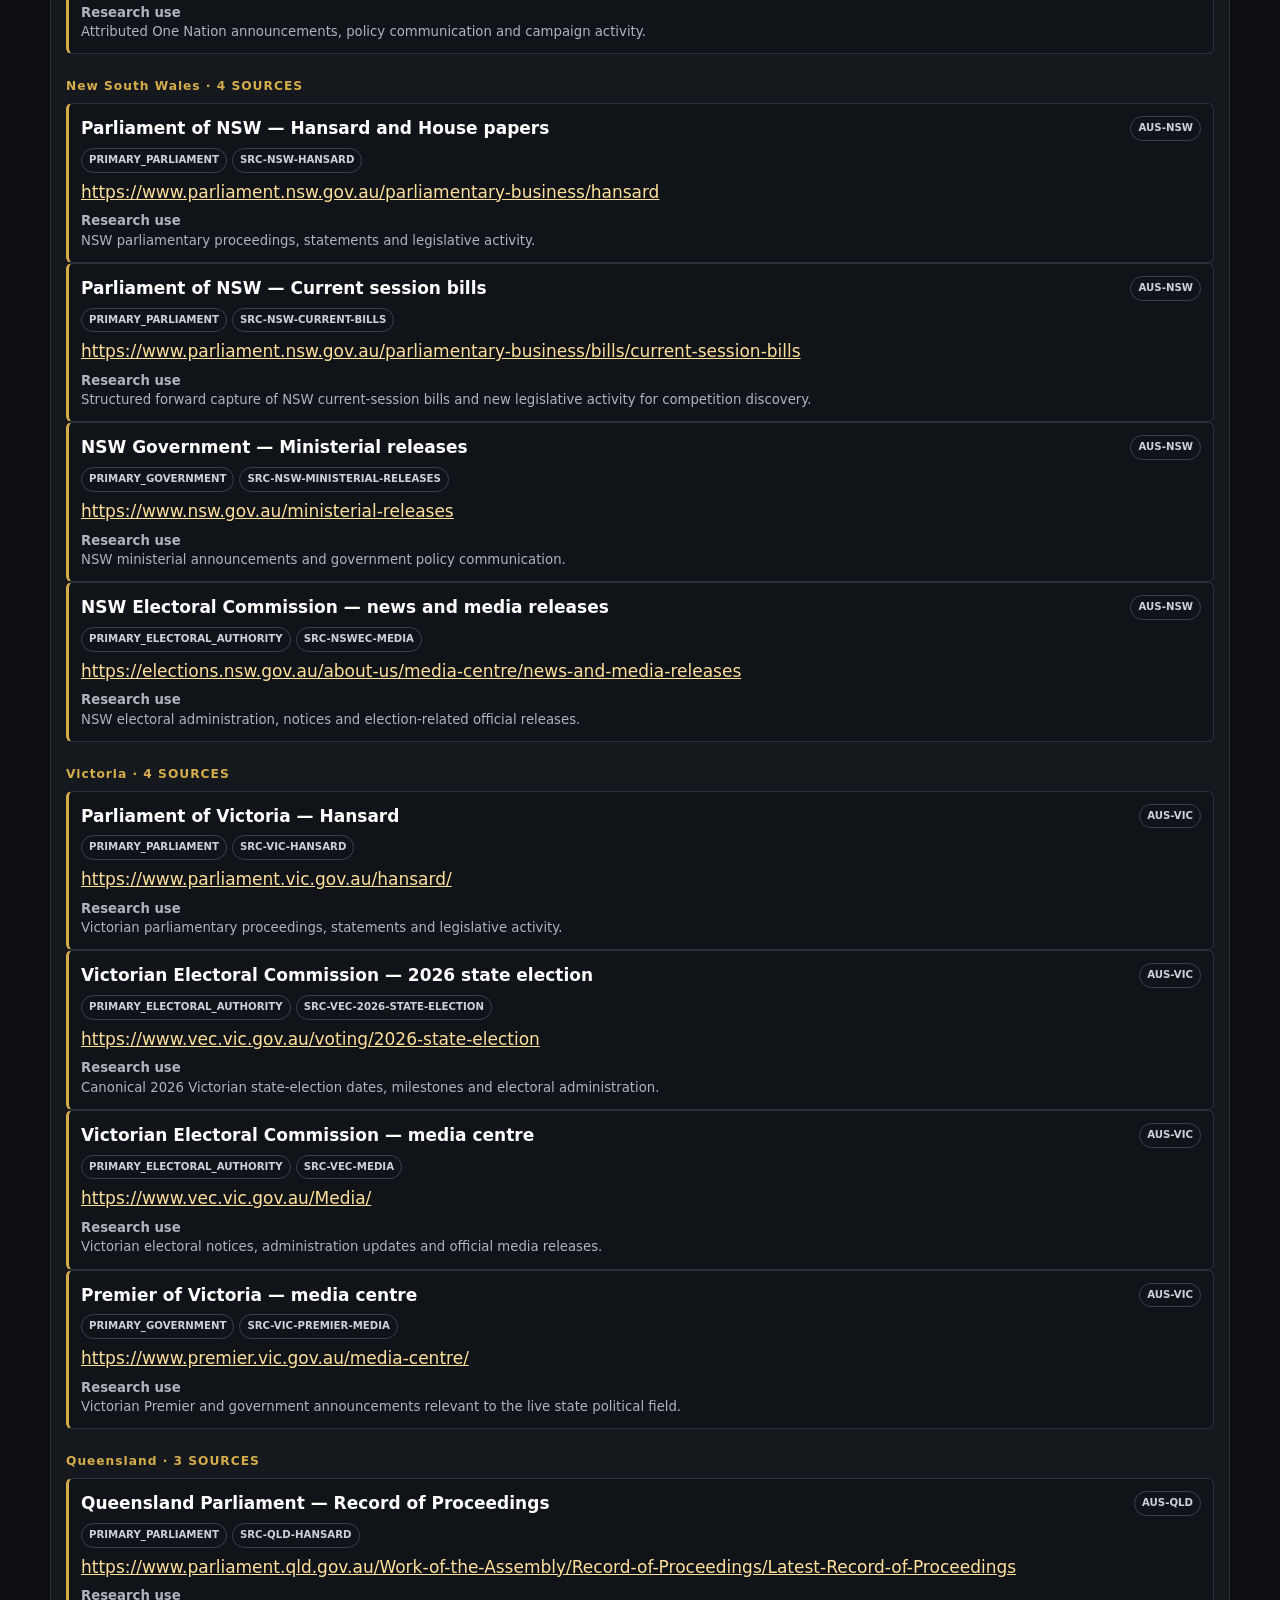
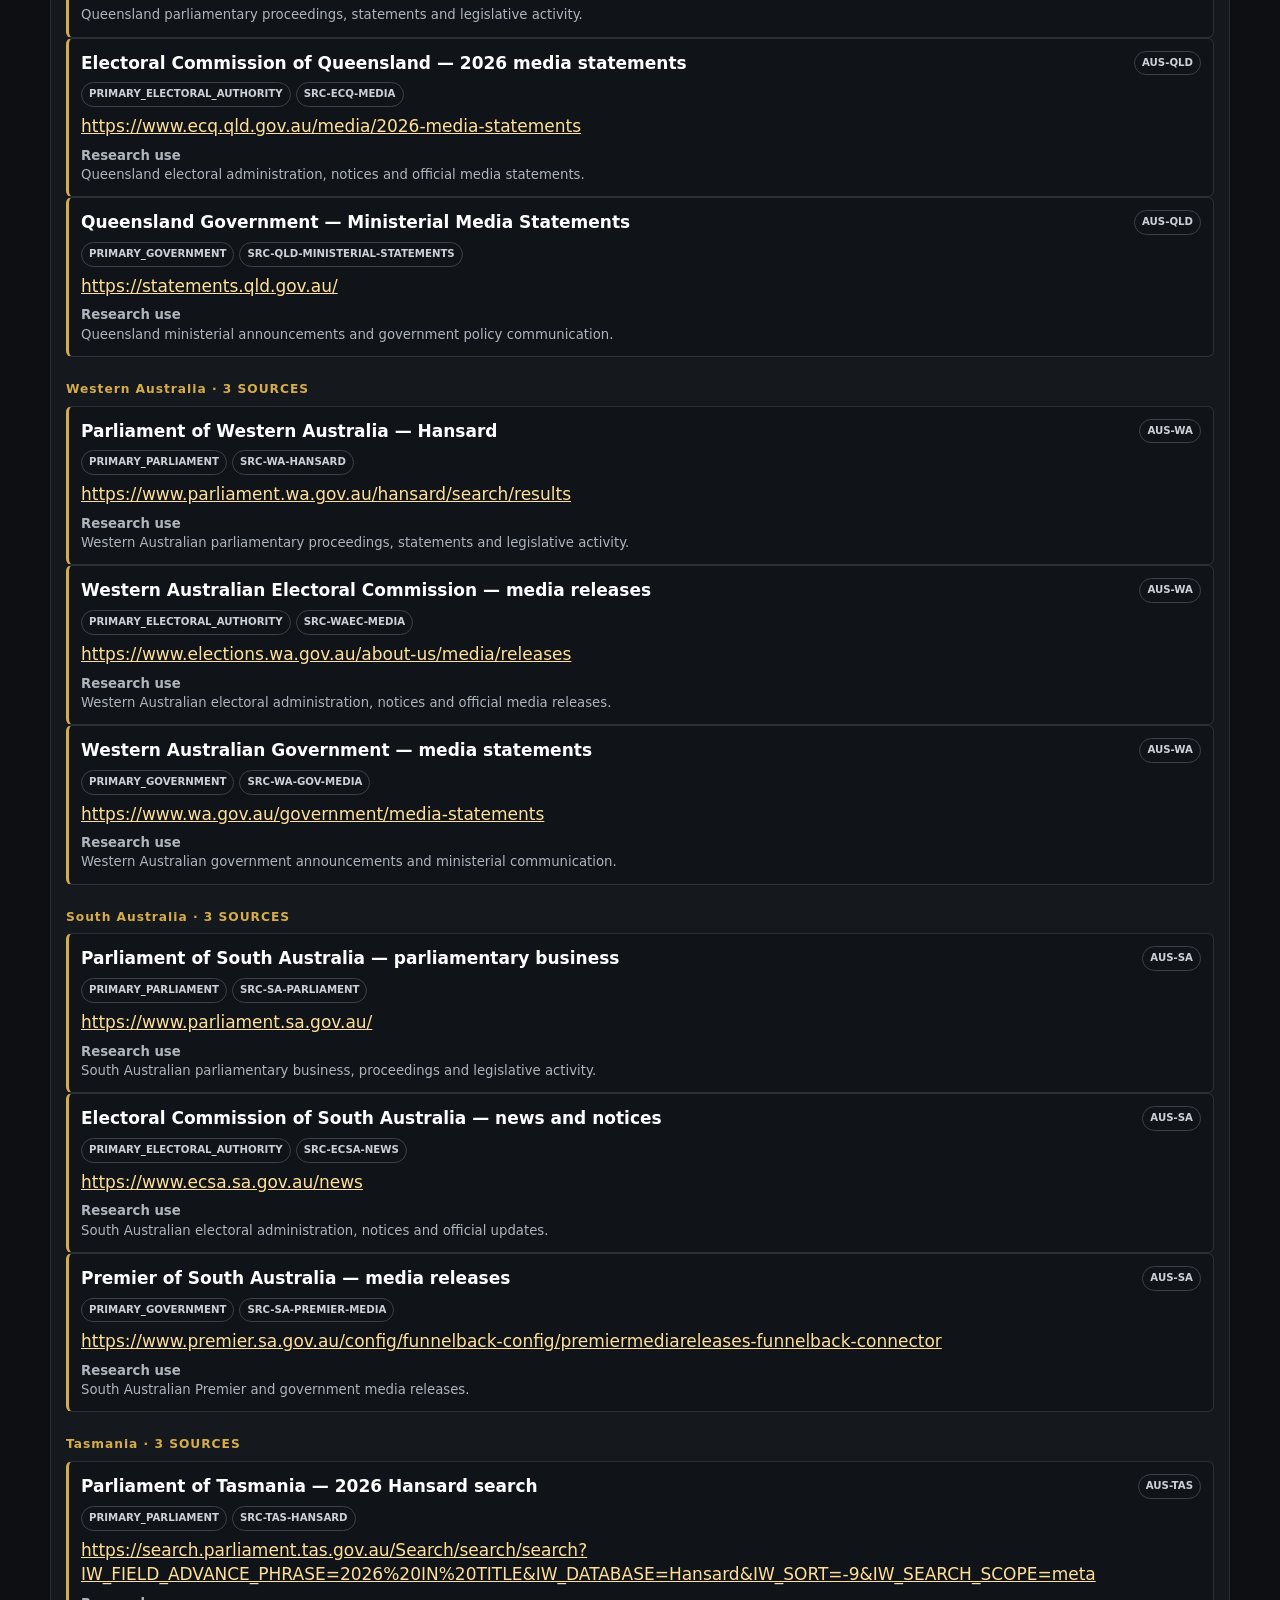
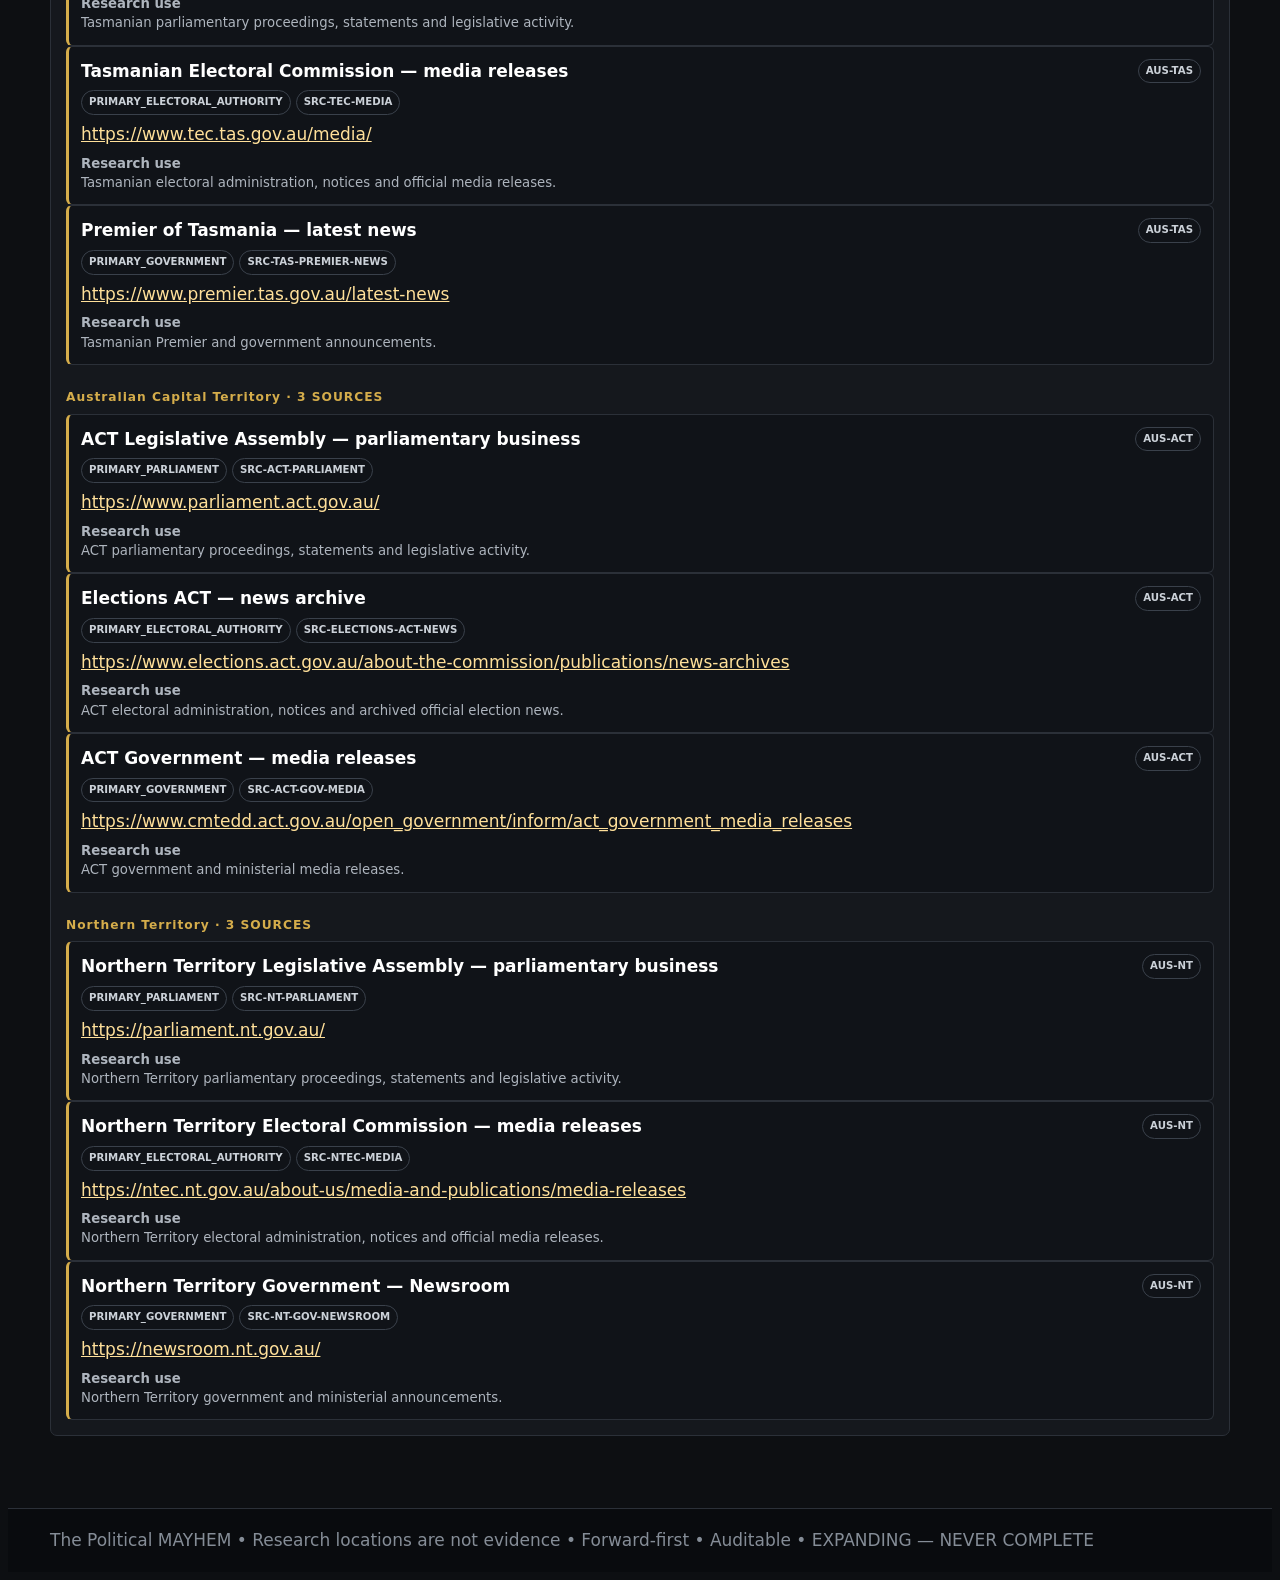
<file: sites.html>
<!doctype html>
<html lang="en"><head><meta charset="utf-8"><meta name="viewport" content="width=device-width,initial-scale=1"><title>The Political MAYHEM — Research Sites</title><link rel="stylesheet" href="site.css"><style>.site-list{display:grid;gap:8px}.site-card{background:var(--panel2);border:1px solid var(--line);border-left:3px solid var(--gold);border-radius:6px;padding:12px}.site-head{display:flex;justify-content:space-between;gap:10px;align-items:flex-start}.site-name{font-weight:900;color:#fff}.site-meta{display:flex;flex-wrap:wrap;gap:5px;margin:7px 0}.site-pill{display:inline-block;border:1px solid #3a414b;border-radius:999px;padding:4px 7px;font-size:.6rem;font-weight:900;color:#cbd1d8}.site-card a{color:#ffe09a;word-break:break-word}.site-use{color:#aeb5be;font-size:.78rem;margin-top:7px}.site-summary{display:grid;grid-template-columns:repeat(4,1fr);gap:8px;margin-top:10px}.site-summary article{background:var(--panel2);border:1px solid var(--line);border-radius:6px;padding:11px}.site-summary small{display:block;color:var(--muted);font-size:.62rem;font-weight:900}.site-summary strong{display:block;margin-top:4px}.jurisdiction-head{margin:16px 0 7px;color:var(--gold);font-size:.72rem;letter-spacing:.08em;font-weight:900}@media(max-width:760px){.site-summary{grid-template-columns:1fr 1fr}.site-head{display:block}}@media(max-width:460px){.site-summary{grid-template-columns:1fr}}</style></head>
<body><header class="topbar"><div class="wrap"><p class="eyebrow">MAYHEM POLITICAL TIPPING INTELLIGENCE ENGINE</p><h1>Research Sites</h1><p class="lede">Source-location registry only. A listing is not evidence by itself.</p><nav class="tabs"><a href="./">Political Cycle</a><a href="intelligence.html">Intelligence</a><a href="single-signals.html">Single Signals</a><a href="teams.html">Teams</a><a href="ladder.html">Ladder</a><a href="players.html">Players</a><a href="tipping.html">Tipping</a><a href="edge.html">Edge / Calibration</a><a href="audit-clock.html">Audit Clock</a><a href="glossary.html">Political Master Glossary</a><a href="site-master-glossary.html">Site Master Glossary</a><a class="active" href="sites.html">Research Sites</a></nav></div></header>
<main class="wrap">
<section class="scoreboard"><div class="kicker">SOURCE REGISTRY</div><div class="empty-state"><h2>Where Political MAYHEM looks</h2><p>The registry separates source location from evidence. A source becomes evidentiary only when its content is actually captured with provenance and time lineage.</p></div><div class="site-summary"><article><small>REGISTERED SITES</small><strong id="site-count">—</strong></article><article><small>JURISDICTIONS</small><strong id="jurisdiction-count">—</strong></article><article><small>PRIMARY CLASSES</small><strong id="class-count">—</strong></article><article><small>REGISTRY STATE</small><strong id="registry-state">LOADING</strong></article></div></section>
<section><div class="section-head"><div><span class="kicker">SOURCE-USE RULES</span><h2>Evidence discipline</h2></div><span class="status-built">FORWARD FIRST</span></div><div id="rules" class="rules"><p>Loading source-use rules.</p></div></section>
<section><div class="section-head"><div><span class="kicker">ACTIVE RESEARCH LOCATIONS</span><h2>Federal + state and territory fields</h2></div><span class="live-dot">9 JURISDICTIONS</span></div><div id="entries" class="site-list"><div class="empty-state"><p>Loading research-site registry.</p></div></div></section>
</main><footer><div class="wrap">The Political MAYHEM • Research locations are not evidence • Forward-first • Auditable • EXPANDING — NEVER COMPLETE</div></footer>
<script>
const esc=s=>String(s??'').replace(/[&<>"']/g,c=>({'&':'&amp;','<':'&lt;','>':'&gt;','"':'&quot;',"'":'&#39;'}[c]));
const order=['AUS-FED','AUS-NSW','AUS-VIC','AUS-QLD','AUS-WA','AUS-SA','AUS-TAS','AUS-ACT','AUS-NT'];
const labels={'AUS-FED':'Federal','AUS-NSW':'New South Wales','AUS-VIC':'Victoria','AUS-QLD':'Queensland','AUS-WA':'Western Australia','AUS-SA':'South Australia','AUS-TAS':'Tasmania','AUS-ACT':'Australian Capital Territory','AUS-NT':'Northern Territory'};
fetch('data/research-sites-2026.json?'+Date.now(),{cache:'no-store'}).then(r=>{if(!r.ok)throw new Error('registry fetch failed');return r.json()}).then(j=>{
  const sites=j.sites||[];
  document.getElementById('site-count').textContent=sites.length;
  document.getElementById('jurisdiction-count').textContent=new Set(sites.map(x=>x.jurisdiction)).size;
  document.getElementById('class-count').textContent=new Set(sites.map(x=>x.class)).size;
  document.getElementById('registry-state').textContent=j.snapshot||'ACTIVE';
  document.getElementById('rules').innerHTML=(j.rules||[]).map(x=>`<p>${esc(x)}</p>`).join('');
  const groups=new Map(order.map(x=>[x,[]]));
  for(const site of sites){if(!groups.has(site.jurisdiction))groups.set(site.jurisdiction,[]);groups.get(site.jurisdiction).push(site)}
  document.getElementById('entries').innerHTML=[...groups.entries()].filter(([,rows])=>rows.length).map(([jurisdiction,rows])=>`<div><div class="jurisdiction-head">${esc(labels[jurisdiction]||jurisdiction)} · ${rows.length} SOURCES</div>${rows.map(x=>`<article class="site-card"><div class="site-head"><div class="site-name">${esc(x.name)}</div><span class="site-pill">${esc(x.jurisdiction)}</span></div><div class="site-meta"><span class="site-pill">${esc(x.class)}</span><span class="site-pill">${esc(x.source_id)}</span></div><div><a href="${esc(x.url)}">${esc(x.url)}</a></div><div class="site-use"><b>Research use</b><br>${esc(x.research_use)}</div></article>`).join('')}</div>`).join('');
}).catch(()=>{document.getElementById('registry-state').textContent='UNAVAILABLE';document.getElementById('entries').innerHTML='<div class="empty-state"><p>Research sites data unavailable.</p></div>'});
</script></body></html>
</file>
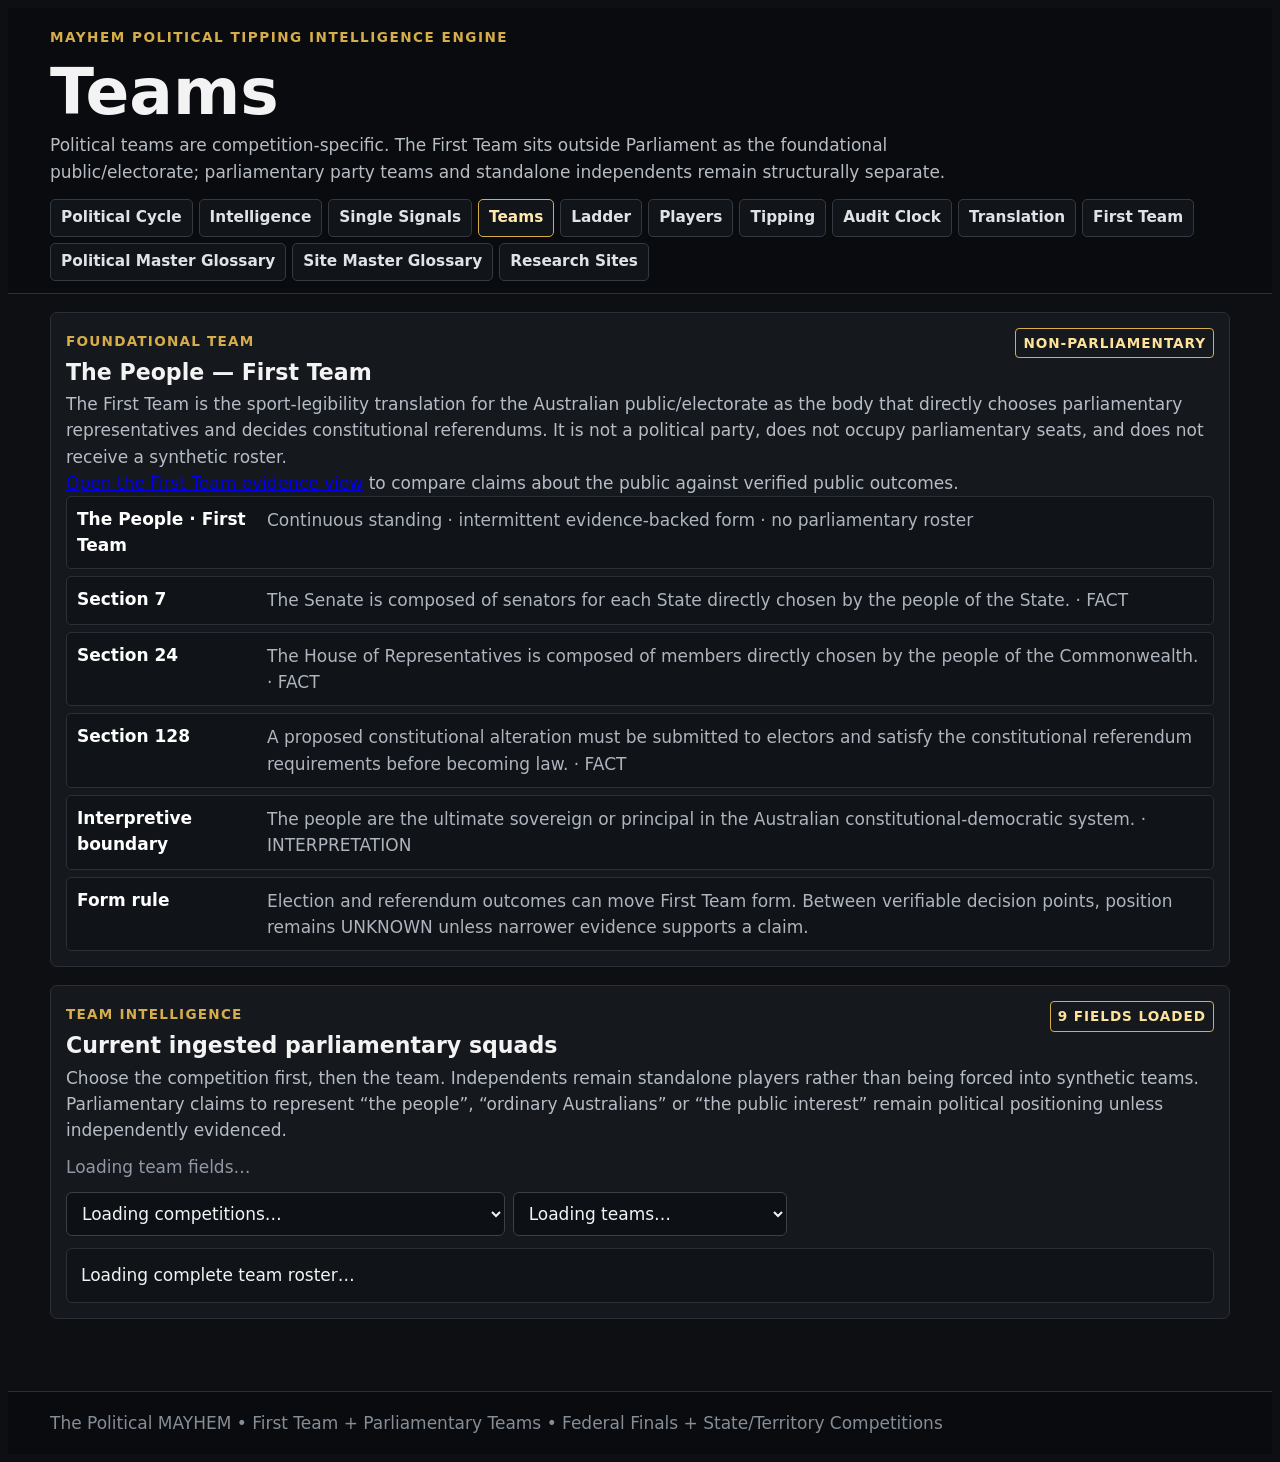
<file: teams.html>
<!doctype html><html lang="en"><head><meta charset="utf-8"><meta name="viewport" content="width=device-width,initial-scale=1"><title>The Political MAYHEM — Teams</title><link rel="stylesheet" href="site.css"><link rel="stylesheet" href="directory.css"></head><body><header class="topbar"><div class="wrap"><p class="eyebrow">MAYHEM POLITICAL TIPPING INTELLIGENCE ENGINE</p><h1>Teams</h1><p class="lede">Political teams are competition-specific. The First Team sits outside Parliament as the foundational public/electorate; parliamentary party teams and standalone independents remain structurally separate.</p><nav class="tabs"><a href="./">Political Cycle</a><a href="intelligence.html">Intelligence</a><a href="single-signals.html">Single Signals</a><a class="active" href="teams.html">Teams</a><a href="ladder.html">Ladder</a><a href="players.html">Players</a><a href="tipping.html">Tipping</a><a href="audit-clock.html">Audit Clock</a><a href="translation.html">Translation</a><a href="first-team.html">First Team</a><a href="glossary.html">Political Master Glossary</a><a href="site-master-glossary.html">Site Master Glossary</a><a href="sites.html">Research Sites</a></nav></div></header><main class="wrap"><section><div class="section-head"><div><span class="kicker">FOUNDATIONAL TEAM</span><h2>The People — First Team</h2></div><span class="status-live">NON-PARLIAMENTARY</span></div><p class="section-copy">The First Team is the sport-legibility translation for the Australian public/electorate as the body that directly chooses parliamentary representatives and decides constitutional referendums. It is not a political party, does not occupy parliamentary seats, and does not receive a synthetic roster.</p><p class="section-copy"><a href="first-team.html">Open the First Team evidence view</a> to compare claims about the public against verified public outcomes.</p><div id="first-team-view"><div class="empty-state">Loading First Team evidence rules…</div></div></section><section><div class="section-head"><div><span class="kicker">TEAM INTELLIGENCE</span><h2>Current ingested parliamentary squads</h2></div><span class="status-live">9 FIELDS LOADED</span></div><p class="section-copy">Choose the competition first, then the team. Independents remain standalone players rather than being forced into synthetic teams. Parliamentary claims to represent “the people”, “ordinary Australians” or “the public interest” remain political positioning unless independently evidenced.</p><p id="roster-meta" class="roster-meta">Loading team fields…</p><div class="toolbar"><select id="team-jurisdiction" class="picker"><option>Loading competitions…</option></select><select id="team-select" class="picker"><option>Loading teams…</option></select></div><div id="team-view"><div class="empty-state">Loading complete team roster…</div></div></section></main><footer><div class="wrap">The Political MAYHEM • First Team + Parliamentary Teams • Federal Finals + State/Territory Competitions</div></footer><script>const esc=s=>String(s??'').replace(/[&<>"']/g,c=>({'&':'&amp;','<':'&lt;','>':'&gt;','"':'&quot;',"'":'&#39;'}[c]));fetch('data/first-team.json?'+Date.now(),{cache:'no-store'}).then(r=>r.json()).then(d=>{const host=document.getElementById('first-team-view');const grounding=(d.constitutional_grounding||[]).map(x=>`<div><b>Section ${esc(x.section)}</b><span>${esc(x.fact)} · ${esc(x.classification)}</span></div>`).join('');host.innerHTML=`<div class="feed"><div><b>${esc(d.public_label)} · ${esc(d.sport_label)}</b><span>Continuous standing · intermittent evidence-backed form · no parliamentary roster</span></div>${grounding}<div><b>Interpretive boundary</b><span>${esc(d.interpretive_boundary.proposition)} · ${esc(d.interpretive_boundary.classification)}</span></div><div><b>Form rule</b><span>Election and referendum outcomes can move First Team form. Between verifiable decision points, position remains UNKNOWN unless narrower evidence supports a claim.</span></div></div>`}).catch(()=>{document.getElementById('first-team-view').innerHTML='<div class="empty-state">First Team data unavailable.</div>'});</script><script src="site.js"></script></body></html>
</file>
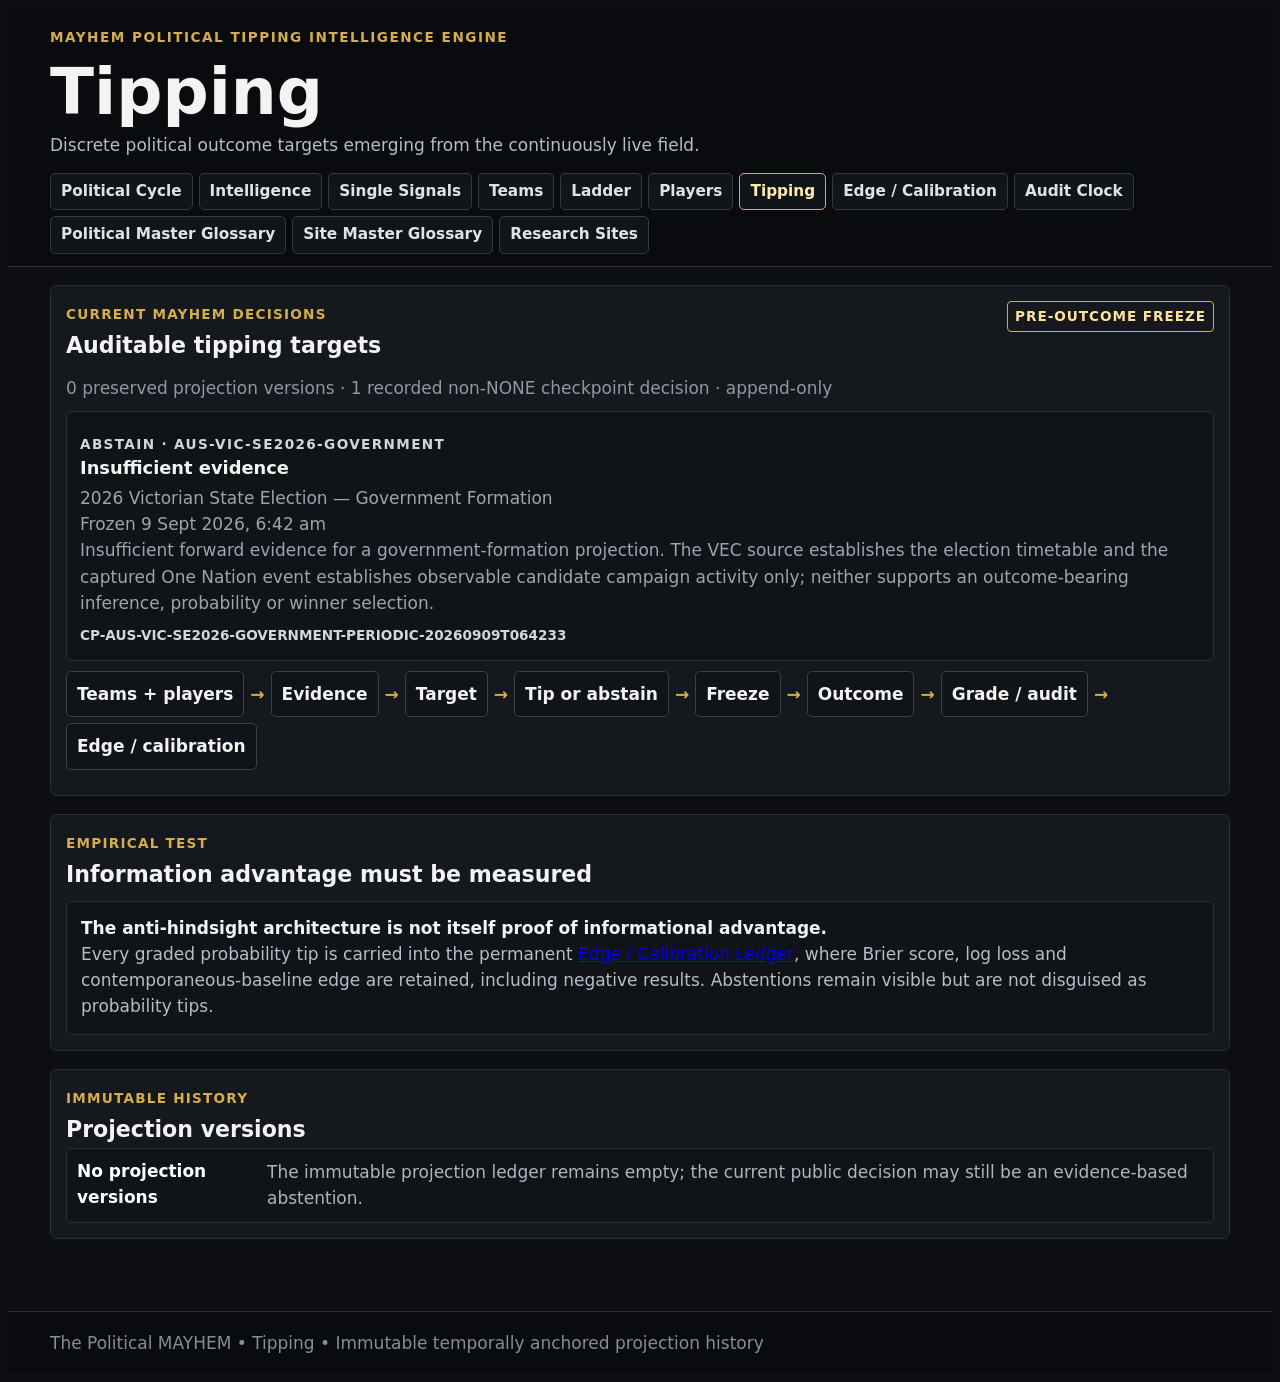
<file: tipping.html>
<!doctype html><html lang="en"><head><meta charset="utf-8"><meta name="viewport" content="width=device-width,initial-scale=1"><title>The Political MAYHEM — Tipping</title><link rel="stylesheet" href="site.css"></head><body><header class="topbar"><div class="wrap"><p class="eyebrow">MAYHEM POLITICAL TIPPING INTELLIGENCE ENGINE</p><h1>Tipping</h1><p class="lede">Discrete political outcome targets emerging from the continuously live field.</p><nav class="tabs"><a href="./">Political Cycle</a><a href="intelligence.html">Intelligence</a><a href="single-signals.html">Single Signals</a><a href="teams.html">Teams</a><a href="ladder.html">Ladder</a><a href="players.html">Players</a><a class="active" href="tipping.html">Tipping</a><a href="edge.html">Edge / Calibration</a><a href="audit-clock.html">Audit Clock</a><a href="glossary.html">Political Master Glossary</a><a href="site-master-glossary.html">Site Master Glossary</a><a href="sites.html">Research Sites</a></nav></div></header><main class="wrap"><section><div class="section-head"><div><span class="kicker">CURRENT MAYHEM DECISIONS</span><h2>Auditable tipping targets</h2></div><span class="status-live">PRE-OUTCOME FREEZE</span></div><p id="tip-meta" class="roster-meta">Loading projection and checkpoint ledgers.</p><div id="current-tips"><div class="empty-state"><b>Loading current prediction state.</b></div></div><div class="tip-flow"><div class="node">Teams + players</div><div class="arrow">→</div><div class="node">Evidence</div><div class="arrow">→</div><div class="node">Target</div><div class="arrow">→</div><div class="node">Tip or abstain</div><div class="arrow">→</div><div class="node">Freeze</div><div class="arrow">→</div><div class="node">Outcome</div><div class="arrow">→</div><div class="node">Grade / audit</div><div class="arrow">→</div><div class="node">Edge / calibration</div></div></section><section><div class="section-head"><div><span class="kicker">EMPIRICAL TEST</span><h2>Information advantage must be measured</h2></div></div><div class="empty-state"><b>The anti-hindsight architecture is not itself proof of informational advantage.</b><p>Every graded probability tip is carried into the permanent <a href="edge.html">Edge / Calibration Ledger</a>, where Brier score, log loss and contemporaneous-baseline edge are retained, including negative results. Abstentions remain visible but are not disguised as probability tips.</p></div></section><section><div class="section-head"><div><span class="kicker">IMMUTABLE HISTORY</span><h2>Projection versions</h2></div></div><div id="projection-history" class="feed"><div><b>Loading</b><span>Projection ledger.</span></div></div></section></main><footer><div class="wrap">The Political MAYHEM • Tipping • Immutable temporally anchored projection history</div></footer><script>
const esc=s=>String(s??'').replace(/[&<>"']/g,c=>({'&':'&amp;','<':'&lt;','>':'&gt;','"':'&quot;',"'":'&#39;'}[c]));
const outcome=v=>typeof v==='string'?v:JSON.stringify(v);
const pct=(v,scale=100)=>v==null?'—':`${Math.round(v*scale*10)/10}%`;
const when=v=>{try{return new Intl.DateTimeFormat('en-AU',{timeZone:'Australia/Sydney',dateStyle:'medium',timeStyle:'short'}).format(new Date(v))}catch{return v||'—'}};
Promise.all([
  fetch('data/runtime/projections.json?'+Date.now(),{cache:'no-store'}).then(r=>r.json()),
  fetch('data/runtime/contest-checkpoints.json?'+Date.now(),{cache:'no-store'}).then(r=>r.json()),
  fetch('data/runtime/political-contests.json?'+Date.now(),{cache:'no-store'}).then(r=>r.json())
]).then(([d,cps,contests])=>{
  const all=(d.projections||[]).slice().sort((a,b)=>Date.parse(b.created_at)-Date.parse(a.created_at));
  const contestById=new Map((contests.contests||[]).map(x=>[x.contest_id,x]));
  const latestProjection=new Map(); for(const p of all){if(!latestProjection.has(p.contest_id))latestProjection.set(p.contest_id,p)}
  const latestDecision=new Map();
  for(const group of cps.contests||[]){
    const captured=(group.checkpoints||[]).filter(x=>x.captured_at&&x.projection_state&&x.projection_state!=='NONE').sort((a,b)=>Date.parse(b.captured_at)-Date.parse(a.captured_at));
    if(captured[0])latestDecision.set(group.contest_id,captured[0]);
  }
  const ids=new Set([...contestById.keys(),...latestProjection.keys(),...latestDecision.keys()]);
  const cards=[];
  for(const id of ids){
    const contest=contestById.get(id);
    const projection=latestProjection.get(id);
    const decision=latestDecision.get(id);
    if(projection){
      cards.push(`<article class="next"><span class="team-label">${esc(projection.projection_state)} · ${esc(id)}</span><h3>${esc(outcome(projection.projected_outcome))}</h3><p>${esc(contest?.name||id)}<br>Confidence ${pct(projection.confidence,1)} · Probability ${pct(projection.probability)}<br>Created ${esc(when(projection.created_at))}<br>Evidence cutoff ${esc(when(projection.evidence_cutoff))}</p><span>${esc(projection.projection_id)}</span></article>`);
    }else if(decision?.projection_state==='ABSTAIN_INSUFFICIENT_EVIDENCE'){
      cards.push(`<article><span class="team-label">ABSTAIN · ${esc(id)}</span><h3>Insufficient evidence</h3><p>${esc(contest?.name||id)}<br>Frozen ${esc(when(decision.captured_at))}<br>${esc(decision.notes)}</p><span>${esc(decision.checkpoint_id)}</span></article>`);
    }
  }
  document.getElementById('tip-meta').textContent=`${all.length} preserved projection version${all.length===1?'':'s'} · ${latestDecision.size} recorded non-NONE checkpoint decision${latestDecision.size===1?'':'s'} · append-only`;
  document.getElementById('current-tips').innerHTML=cards.length?`<div class="grid">${cards.join('')}</div>`:`<div class="empty-state"><b>No tip or abstention has been frozen yet.</b><p>No projection is fabricated to fill an empty target register.</p></div>`;
  document.getElementById('projection-history').innerHTML=all.length?all.map(p=>`<div><b>${esc(when(p.created_at))} · ${esc(p.projection_state)}</b><span><strong>${esc(outcome(p.projected_outcome))}</strong> · ${esc(p.contest_id)} · ${esc(p.projection_id)}${p.prior_projection_id?` · revises ${esc(p.prior_projection_id)}`:''}${p.grade?` · ${esc(p.grade)}`:''}</span></div>`).join(''):`<div><b>No projection versions</b><span>The immutable projection ledger remains empty; the current public decision may still be an evidence-based abstention.</span></div>`;
}).catch(()=>{
  document.getElementById('tip-meta').textContent='Tipping state unavailable — this is not treated as zero activity.';
  document.getElementById('current-tips').innerHTML='<div class="empty-state"><b>Tipping data unavailable.</b><p>The projection or checkpoint ledger could not be loaded.</p></div>';
  document.getElementById('projection-history').innerHTML='<div><b>Unavailable</b><span>Projection history could not be loaded.</span></div>';
});
</script></body></html>
</file>
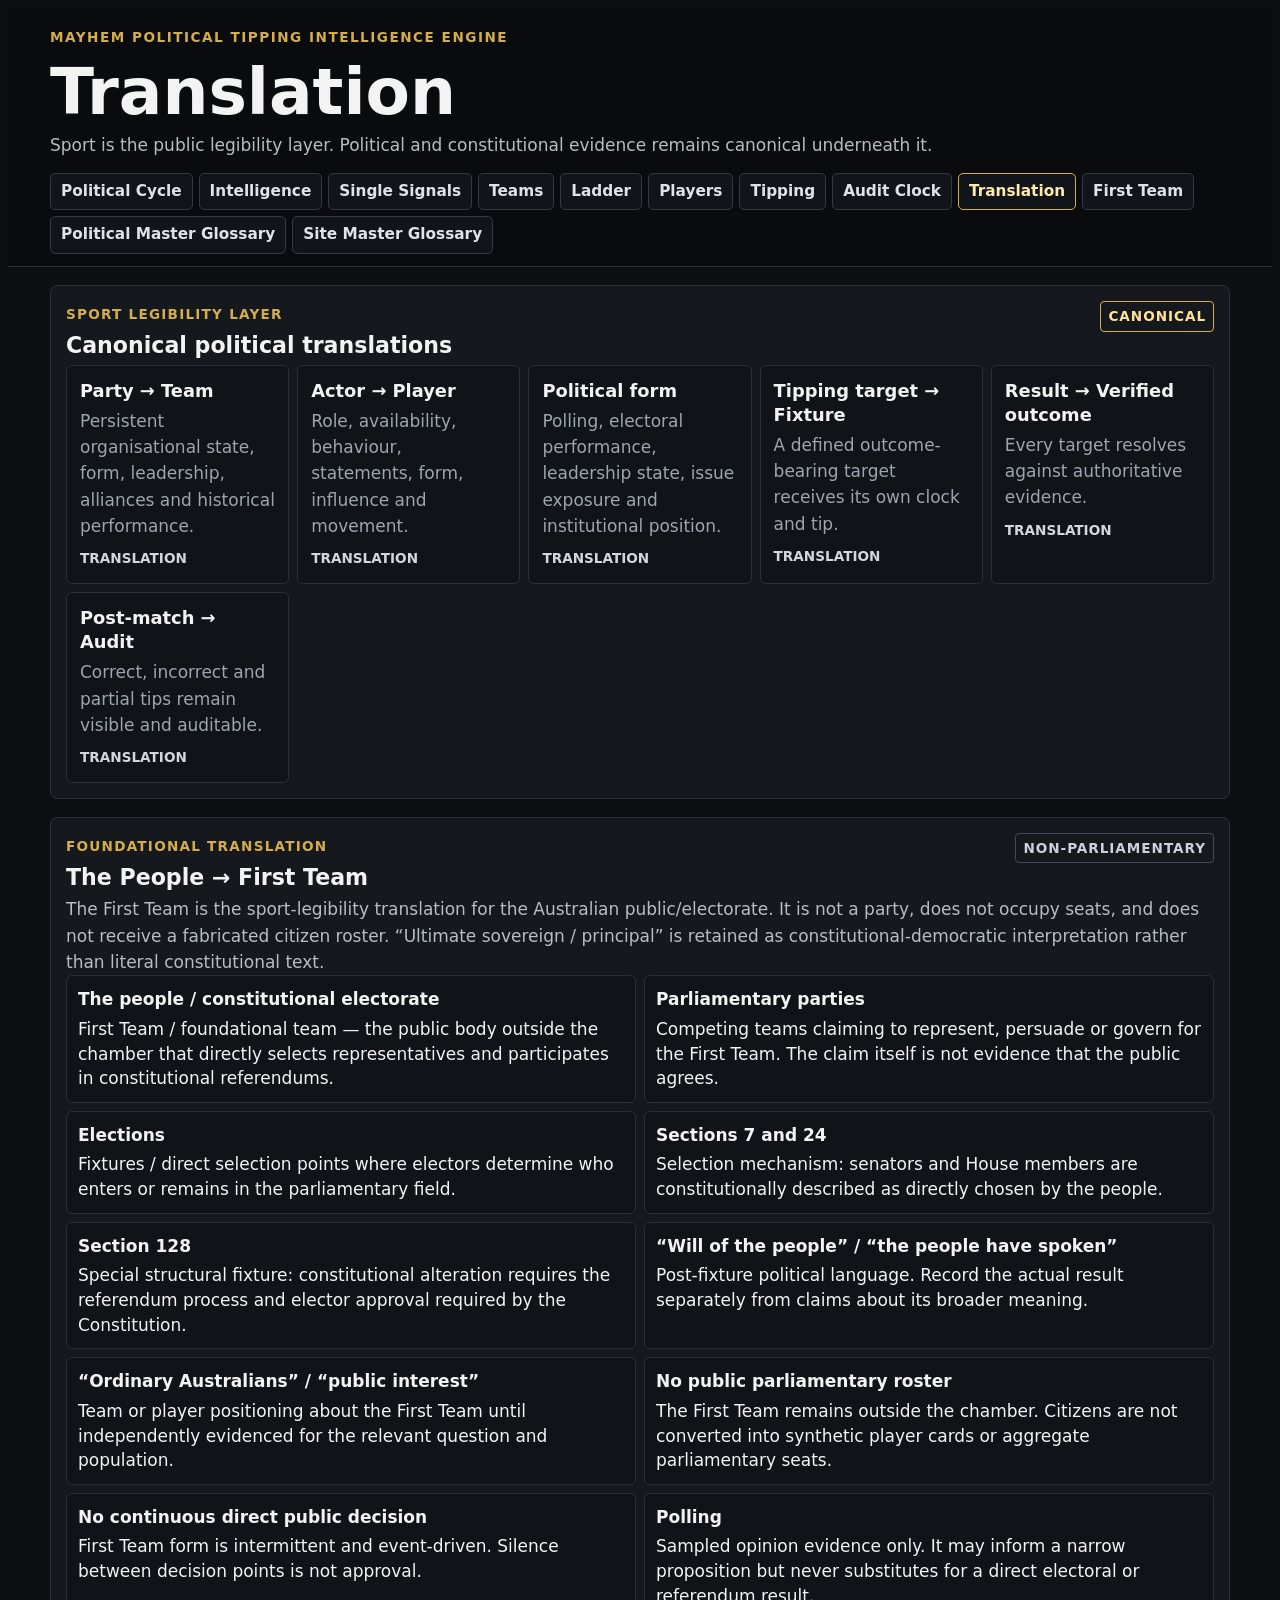
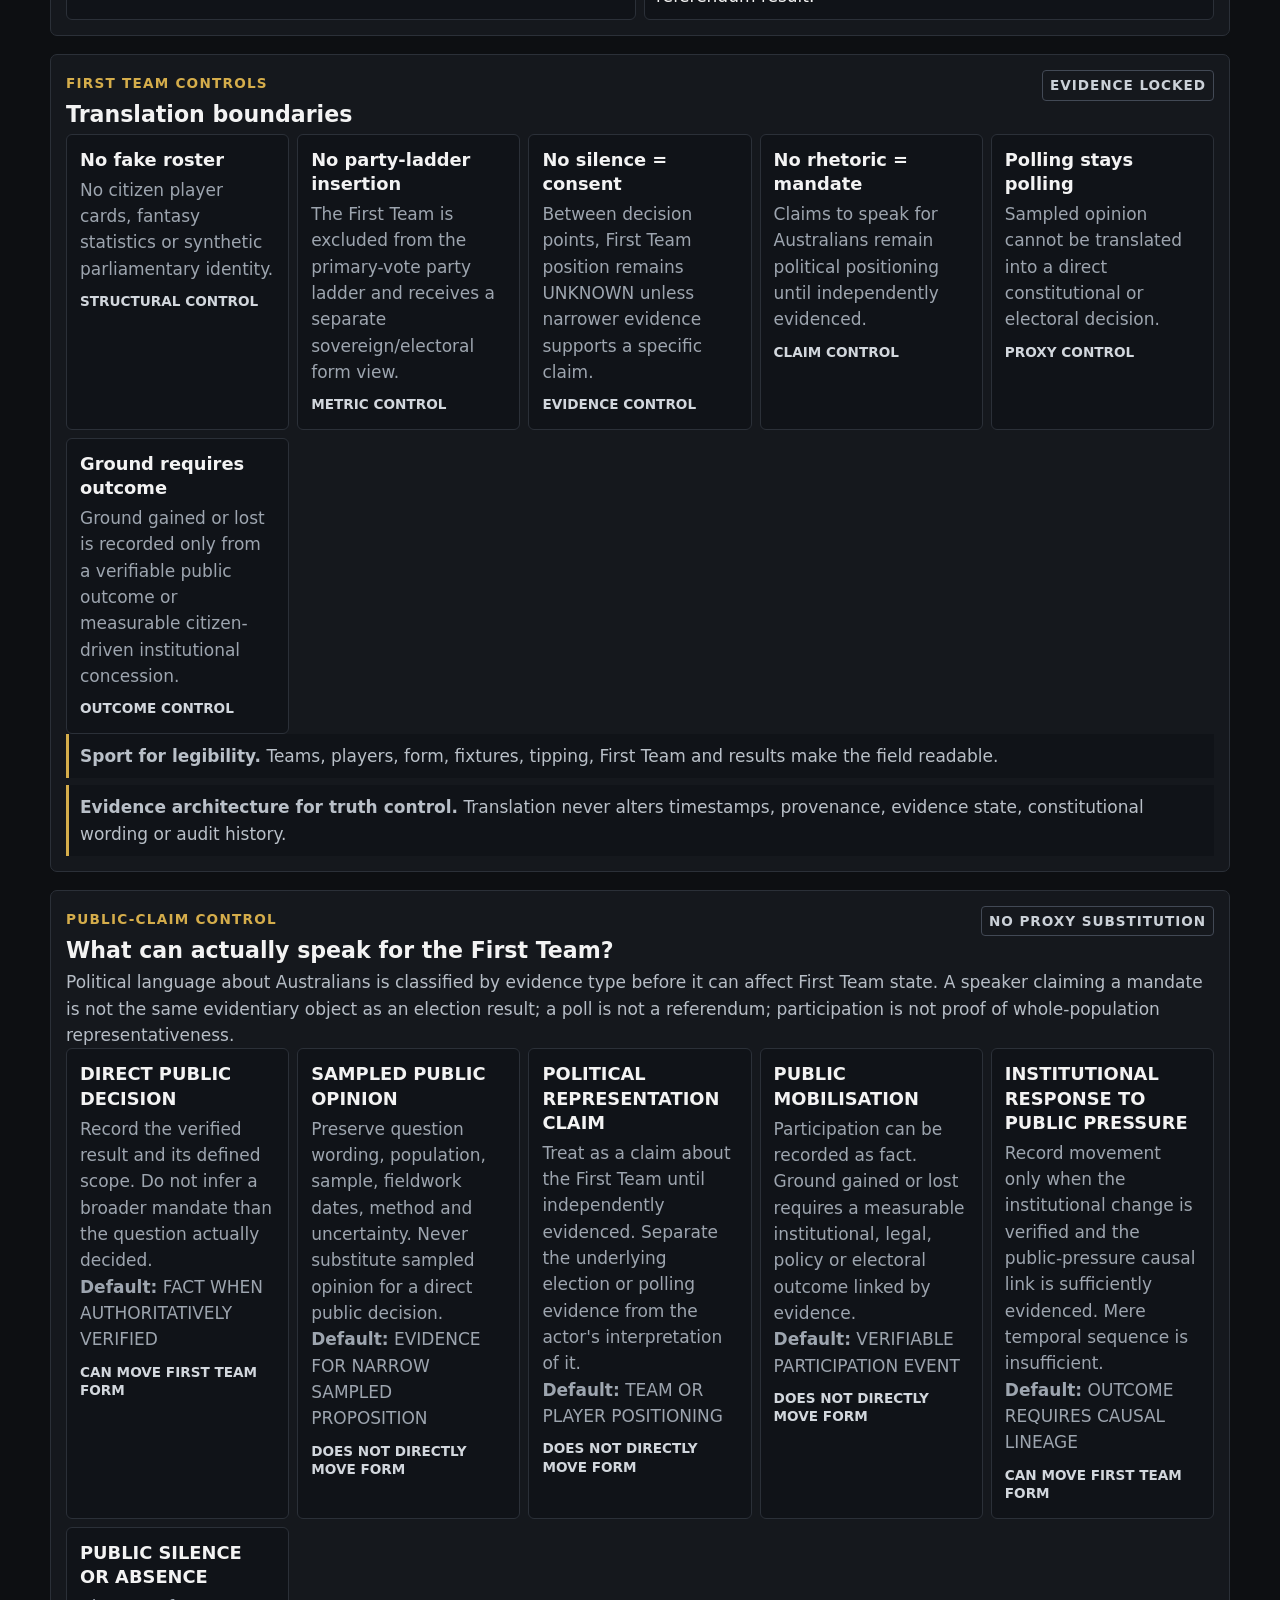
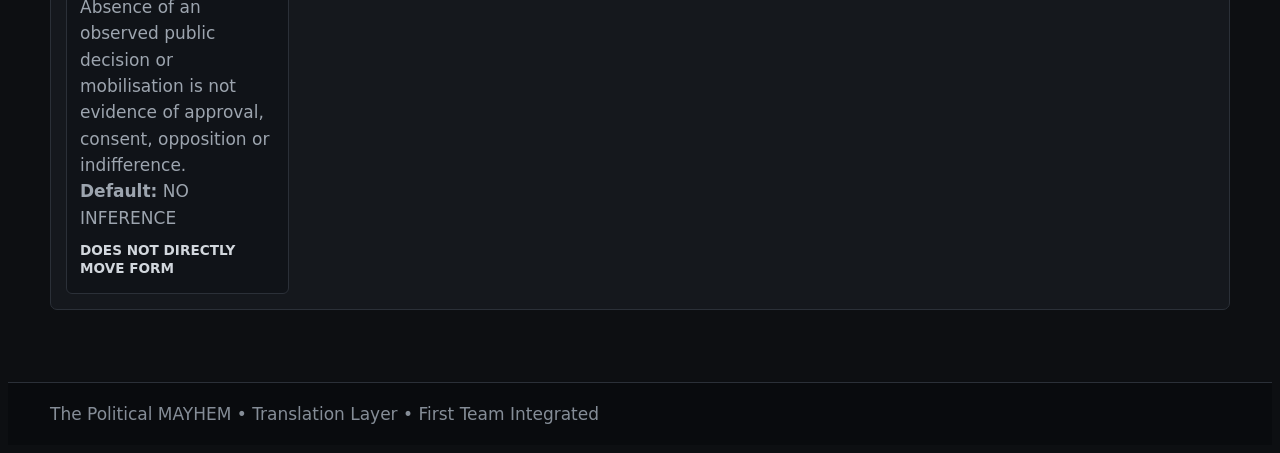
<file: translation.html>
<!doctype html><html lang="en"><head><meta charset="utf-8"><meta name="viewport" content="width=device-width,initial-scale=1"><title>The Political MAYHEM — Translation</title><link rel="stylesheet" href="site.css"><style>.map-grid{display:grid;grid-template-columns:1fr 1fr;gap:8px}.map-cell{background:var(--panel2);border:1px solid var(--line);border-radius:6px;padding:11px}.map-cell b{display:block;margin-bottom:5px}.rule{border-left:4px solid #ffb454}@media(max-width:650px){.map-grid{grid-template-columns:1fr}}</style></head><body><header class="topbar"><div class="wrap"><p class="eyebrow">MAYHEM POLITICAL TIPPING INTELLIGENCE ENGINE</p><h1>Translation</h1><p class="lede">Sport is the public legibility layer. Political and constitutional evidence remains canonical underneath it.</p><nav class="tabs"><a href="./">Political Cycle</a><a href="intelligence.html">Intelligence</a><a href="single-signals.html">Single Signals</a><a href="teams.html">Teams</a><a href="ladder.html">Ladder</a><a href="players.html">Players</a><a href="tipping.html">Tipping</a><a href="audit-clock.html">Audit Clock</a><a class="active" href="translation.html">Translation</a><a href="first-team.html">First Team</a><a href="glossary.html">Political Master Glossary</a><a href="site-master-glossary.html">Site Master Glossary</a></nav></div></header><main class="wrap"><section><div class="section-head"><div><span class="kicker">SPORT LEGIBILITY LAYER</span><h2>Canonical political translations</h2></div><span class="status-live">CANONICAL</span></div><div class="grid"><article><h3>Party → Team</h3><p>Persistent organisational state, form, leadership, alliances and historical performance.</p><span>TRANSLATION</span></article><article><h3>Actor → Player</h3><p>Role, availability, behaviour, statements, form, influence and movement.</p><span>TRANSLATION</span></article><article><h3>Political form</h3><p>Polling, electoral performance, leadership state, issue exposure and institutional position.</p><span>TRANSLATION</span></article><article><h3>Tipping target → Fixture</h3><p>A defined outcome-bearing target receives its own clock and tip.</p><span>TRANSLATION</span></article><article><h3>Result → Verified outcome</h3><p>Every target resolves against authoritative evidence.</p><span>TRANSLATION</span></article><article><h3>Post-match → Audit</h3><p>Correct, incorrect and partial tips remain visible and auditable.</p><span>TRANSLATION</span></article></div></section><section><div class="section-head"><div><span class="kicker">FOUNDATIONAL TRANSLATION</span><h2>The People → First Team</h2></div><span class="status-built">NON-PARLIAMENTARY</span></div><p class="section-copy">The First Team is the sport-legibility translation for the Australian public/electorate. It is not a party, does not occupy seats, and does not receive a fabricated citizen roster. “Ultimate sovereign / principal” is retained as constitutional-democratic interpretation rather than literal constitutional text.</p><div class="map-grid"><div class="map-cell"><b>The people / constitutional electorate</b>First Team / foundational team — the public body outside the chamber that directly selects representatives and participates in constitutional referendums.</div><div class="map-cell"><b>Parliamentary parties</b>Competing teams claiming to represent, persuade or govern for the First Team. The claim itself is not evidence that the public agrees.</div><div class="map-cell"><b>Elections</b>Fixtures / direct selection points where electors determine who enters or remains in the parliamentary field.</div><div class="map-cell"><b>Sections 7 and 24</b>Selection mechanism: senators and House members are constitutionally described as directly chosen by the people.</div><div class="map-cell"><b>Section 128</b>Special structural fixture: constitutional alteration requires the referendum process and elector approval required by the Constitution.</div><div class="map-cell"><b>“Will of the people” / “the people have spoken”</b>Post-fixture political language. Record the actual result separately from claims about its broader meaning.</div><div class="map-cell"><b>“Ordinary Australians” / “public interest”</b>Team or player positioning about the First Team until independently evidenced for the relevant question and population.</div><div class="map-cell"><b>No public parliamentary roster</b>The First Team remains outside the chamber. Citizens are not converted into synthetic player cards or aggregate parliamentary seats.</div><div class="map-cell"><b>No continuous direct public decision</b>First Team form is intermittent and event-driven. Silence between decision points is not approval.</div><div class="map-cell"><b>Polling</b>Sampled opinion evidence only. It may inform a narrow proposition but never substitutes for a direct electoral or referendum result.</div></div></section><section><div class="section-head"><div><span class="kicker">FIRST TEAM CONTROLS</span><h2>Translation boundaries</h2></div><span class="status-built">EVIDENCE LOCKED</span></div><div class="grid"><article class="rule"><h3>No fake roster</h3><p>No citizen player cards, fantasy statistics or synthetic parliamentary identity.</p><span>STRUCTURAL CONTROL</span></article><article class="rule"><h3>No party-ladder insertion</h3><p>The First Team is excluded from the primary-vote party ladder and receives a separate sovereign/electoral form view.</p><span>METRIC CONTROL</span></article><article class="rule"><h3>No silence = consent</h3><p>Between decision points, First Team position remains UNKNOWN unless narrower evidence supports a specific claim.</p><span>EVIDENCE CONTROL</span></article><article class="rule"><h3>No rhetoric = mandate</h3><p>Claims to speak for Australians remain political positioning until independently evidenced.</p><span>CLAIM CONTROL</span></article><article class="rule"><h3>Polling stays polling</h3><p>Sampled opinion cannot be translated into a direct constitutional or electoral decision.</p><span>PROXY CONTROL</span></article><article class="rule"><h3>Ground requires outcome</h3><p>Ground gained or lost is recorded only from a verifiable public outcome or measurable citizen-driven institutional concession.</p><span>OUTCOME CONTROL</span></article></div><div class="rules compact"><p><b>Sport for legibility.</b> Teams, players, form, fixtures, tipping, First Team and results make the field readable.</p><p><b>Evidence architecture for truth control.</b> Translation never alters timestamps, provenance, evidence state, constitutional wording or audit history.</p></div></section><section><div class="section-head"><div><span class="kicker">PUBLIC-CLAIM CONTROL</span><h2>What can actually speak for the First Team?</h2></div><span class="status-built">NO PROXY SUBSTITUTION</span></div><p class="section-copy">Political language about Australians is classified by evidence type before it can affect First Team state. A speaker claiming a mandate is not the same evidentiary object as an election result; a poll is not a referendum; participation is not proof of whole-population representativeness.</p><div id="first-team-claim-classes" class="grid"><article><h3>Loading claim controls</h3><p>Canonical First Team claim classes are loading.</p><span>EVIDENCE CONTROL</span></article></div></section></main><footer><div class="wrap">The Political MAYHEM • Translation Layer • First Team Integrated</div></footer><script>const esc=s=>String(s??'').replace(/[&<>"']/g,c=>({'&':'&amp;','<':'&lt;','>':'&gt;','"':'&quot;',"'":'&#39;'}[c]));fetch('data/first-team-claim-control.json?'+Date.now(),{cache:'no-store'}).then(r=>r.json()).then(d=>{document.getElementById('first-team-claim-classes').innerHTML=(d.claim_classes||[]).map(x=>`<article><h3>${esc(String(x.class).replaceAll('_',' '))}</h3><p>${esc(x.rule)}</p><p><strong>Default:</strong> ${esc(String(x.default_state).replaceAll('_',' '))}</p><span>${x.may_move_first_team_form?'CAN MOVE FIRST TEAM FORM':'DOES NOT DIRECTLY MOVE FORM'}</span></article>`).join('')}).catch(()=>{document.getElementById('first-team-claim-classes').innerHTML='<article><h3>Claim controls unavailable</h3><p>The canonical claim-control data could not be loaded.</p><span>INTEGRITY WARNING</span></article>'});</script></body></html>
</file>
<file: site.css>
:root{font-family:Inter,system-ui,-apple-system,BlinkMacSystemFont,"Segoe UI",sans-serif;color:#f3f3f3;background:#0d0f12;line-height:1.45;--panel:#15181d;--panel2:#101318;--line:#2b3038;--gold:#d5ad4b;--muted:#9aa1ab;--good:#78d69a}.wrap{width:min(1180px,calc(100% - 24px));margin:auto}.topbar{background:#090b0e;border-bottom:1px solid var(--line);padding:20px 0 12px;position:sticky;top:0;z-index:10}.eyebrow{margin:0;color:var(--gold);font-size:.68rem;letter-spacing:.11em;font-weight:900}.topbar h1{font-size:clamp(2rem,6vw,3.8rem);line-height:.95;margin:.22em 0 .16em}.lede{max-width:920px;color:#b7bdc5;margin:0 0 14px;font-size:.94rem}.tabs{display:flex;flex-wrap:wrap;gap:6px}.tabs a{color:#dfe3e8;text-decoration:none;border:1px solid #343a43;background:#11151a;padding:8px 10px;border-radius:5px;font-size:.78rem;font-weight:800}.tabs a.active,.tabs a:hover{border-color:var(--gold);color:#ffe9ad}main{padding:18px 0 54px}section{margin:0 0 18px;background:var(--panel);border:1px solid var(--line);border-radius:7px;padding:15px}.kicker{font-size:.66rem;font-weight:900;letter-spacing:.09em;color:var(--gold)}h2{font-size:1.3rem;margin:.2em 0 .55em}.scoreboard{border-top:3px solid var(--gold)}.empty-state{background:var(--panel2);border:1px solid var(--line);padding:14px;border-radius:6px;margin-top:8px}.empty-state h2{margin:.35em 0}.empty-state p,.section-copy{color:#b6bdc6;margin:0}.state-pill,.live-dot,.status-built,.status-live{display:inline-block;font-size:.65rem;font-weight:900;letter-spacing:.07em;border:1px solid #424955;padding:5px 7px;border-radius:4px}.state-pill,.status-live{border-color:var(--gold);color:#ffe29a}.live-dot{color:var(--good);border-color:#386248}.status-built{color:#cbd1d8}.watch-grid{display:grid;grid-template-columns:repeat(4,1fr);gap:9px;margin-top:10px}.watch-grid article,.clock-grid article,.grid article{background:var(--panel2);border:1px solid var(--line);border-radius:6px;padding:13px}.watch-grid small{display:block;color:var(--muted);font-size:.65rem;font-weight:800}.watch-grid strong{display:block;font-size:1.15rem;margin:.35em 0;color:#fff}.watch-grid p,.grid p{font-size:.78rem;color:#9da5af;margin:0}.metric-selector{appearance:none;width:100%;text-align:left;color:inherit;font:inherit;background:var(--panel2);border:1px solid var(--line);border-radius:6px;padding:13px;cursor:pointer}.metric-selector:hover,.metric-selector:focus-visible{border-color:#806b36;outline:none}.metric-selector[aria-pressed="true"]{border-color:var(--gold);box-shadow:inset 0 0 0 1px var(--gold);background:#17150f}.metric-selector[aria-pressed="true"] small{color:#ffe09a}.metric-copy{display:block;font-size:.78rem;color:#9da5af}.metric-toolbar{display:flex;align-items:center;justify-content:space-between;gap:8px;margin-top:10px}.metric-selection{color:#c7ced7;font-size:.74rem;font-weight:800}.metric-reset{appearance:none;border:1px solid #424955;border-radius:5px;background:#11151a;color:#dfe3e8;padding:7px 9px;font:inherit;font-size:.7rem;font-weight:800;cursor:pointer}.metric-reset:hover,.metric-reset:focus-visible{border-color:var(--gold);color:#ffe9ad;outline:none}.section-head{display:flex;align-items:flex-start;justify-content:space-between;gap:12px}.section-head h2{margin:.15em 0}.feed{display:grid;gap:7px}.feed div{display:grid;grid-template-columns:180px 1fr;gap:10px;padding:10px;background:var(--panel2);border:1px solid var(--line);border-radius:5px}.feed b{color:#fff}.feed span{color:#aeb5be;font-size:.82rem}.tip-flow{display:flex;flex-wrap:wrap;gap:6px;align-items:center;margin:10px 0}.node{padding:9px 10px;border:1px solid #3a414b;background:var(--panel2);border-radius:5px;font-size:.8rem;font-weight:800}.arrow{color:var(--gold);font-weight:900}.rules{display:grid;gap:7px}.rules p{background:var(--panel2);border-left:3px solid var(--gold);margin:0;padding:9px 11px;color:#b9c0c8;font-size:.8rem}.clock-grid{display:grid;grid-template-columns:repeat(3,1fr);gap:8px}.clock-grid strong{display:block;color:#fff;font-size:.78rem}.clock-grid span{display:block;color:#9ea6b0;font-size:.76rem;margin-top:4px}.grid{display:grid;grid-template-columns:repeat(auto-fit,minmax(210px,1fr));gap:8px}.grid h3{font-size:.9rem;margin:0 0 5px}.grid article>span{display:inline-block;margin-top:10px;font-size:.62rem;font-weight:900;color:#d2d7dd}.grid article.next{border-color:var(--gold)}.grid article.next>span{color:#ffe09a}.layers{display:grid;gap:7px;margin-top:10px}.layers div{display:grid;grid-template-columns:150px 210px 1fr;gap:10px;align-items:center;padding:10px;background:var(--panel2);border:1px solid var(--line);border-radius:5px}.layers small{font-family:ui-monospace,SFMono-Regular,Menlo,monospace;color:#d1b364}.layers p{margin:0;color:#9fa7b1;font-size:.78rem}.roster-meta{margin:10px 0;color:#8f98a4;font-size:.72rem}.party-rosters{display:grid;grid-template-columns:repeat(auto-fit,minmax(300px,1fr));gap:10px;margin-top:10px}.party-card{background:#0d1014;border:1px solid #303640;border-radius:7px;overflow:hidden}.party-head{display:flex;justify-content:space-between;gap:10px;padding:13px;border-bottom:1px solid #272d35;background:#11151a}.team-label,.player-label{display:block;font-size:.58rem;letter-spacing:.1em;font-weight:900;color:var(--gold)}.party-head h3{margin:.1em 0 0;font-size:1.2rem}.party-full{margin:2px 0 0;color:#9099a5;font-size:.72rem}.team-state{align-self:flex-start;border:1px solid #3b424d;border-radius:4px;padding:4px 6px;font-size:.58rem;font-weight:900;color:#c8ced5;text-align:right}.leader-strip{display:grid;grid-template-columns:110px 1fr;gap:8px;padding:9px 12px;border-bottom:1px solid #242a31;background:#15191f;font-size:.72rem}.leader-strip b{color:#d5ad4b}.leader-strip span{color:#f3f3f3;font-weight:800}.form-strip{display:grid;grid-template-columns:repeat(4,1fr);gap:1px;background:#242a31;border-bottom:1px solid #242a31}.form-strip>div{background:#101318;padding:9px 10px}.form-strip small{display:block;color:#7f8995;font-size:.56rem;font-weight:900;letter-spacing:.06em}.form-strip strong{display:block;color:#f1f3f5;font-size:.7rem;margin-top:2px}.roster{display:grid}.player-row{display:grid;grid-template-columns:minmax(130px,.8fr) 1.2fr;gap:10px;padding:10px 12px;border-bottom:1px solid #20262d}.player-row:last-child{border-bottom:0}.player-row b{display:block;color:#fff;font-size:.8rem;margin-top:2px}.player-row>span{font-size:.72rem;color:#9fa8b3}footer{border-top:1px solid var(--line);background:#090b0e;color:#858d97;padding:18px 0;font-size:.72rem}@media(max-width:760px){.topbar{position:static}.lede{font-size:.85rem}.tabs{gap:5px}.tabs a{font-size:.7rem;padding:7px 8px}.watch-grid{grid-template-columns:1fr 1fr}.clock-grid{grid-template-columns:1fr}.feed div,.layers div{grid-template-columns:1fr}.tip-flow{display:grid;grid-template-columns:1fr}.arrow{display:none}.node{width:100%;box-sizing:border-box}.section-head{align-items:flex-start}.grid{grid-template-columns:1fr 1fr}.party-rosters{grid-template-columns:1fr}.player-row{grid-template-columns:1fr}.leader-strip{grid-template-columns:1fr}.form-strip{grid-template-columns:1fr 1fr}}@media(max-width:460px){.wrap{width:min(100% - 14px,1180px)}section{padding:11px}.watch-grid,.grid{grid-template-columns:1fr}.topbar h1{font-size:2.1rem}.tabs a{flex:1 1 auto;text-align:center}.section-head{display:block}.section-head>span{margin-top:4px}.empty-state h2{font-size:1.15rem}.party-head{display:block}.team-state{display:inline-block;margin-top:7px}.form-strip{grid-template-columns:1fr 1fr}.metric-toolbar{align-items:flex-start;flex-direction:column}.metric-reset{width:100%}}
.metric-selector small{font-size:.82rem;letter-spacing:.035em}.metric-selector strong{font-size:1.55rem;line-height:1.15}.metric-copy{font-size:.95rem;line-height:1.5}.metric-selection{font-size:.9rem;line-height:1.45}.metric-reset{font-size:.85rem}.scoreboard>.roster-meta{font-size:.92rem;line-height:1.55}.scoreboard .kicker{font-size:.76rem}.scoreboard h2{font-size:1.5rem}.scoreboard .live-dot{font-size:.76rem}#signal-feed,#raw-feed{gap:10px}#signal-feed div,#raw-feed div{grid-template-columns:minmax(220px,260px) 1fr;gap:14px;padding:14px}#signal-feed b,#raw-feed b{font-size:1rem;line-height:1.5}#signal-feed span,#raw-feed span{font-size:1rem;line-height:1.6;overflow-wrap:anywhere}#field-grid h3,#watch-grid h3{font-size:1.05rem;line-height:1.35}#field-grid p,#watch-grid p{font-size:.92rem;line-height:1.5}#field-grid article>span,#watch-grid article>span{font-size:.78rem;line-height:1.4}#view-watchers summary{font-size:1rem;line-height:1.45;padding:6px 0}@media(max-width:1000px){#signal-feed div,#raw-feed div{grid-template-columns:1fr}#signal-feed b,#raw-feed b{font-size:1.05rem}#signal-feed span,#raw-feed span{font-size:1rem}.scoreboard>.roster-meta{font-size:.95rem}}@media(max-width:600px){.metric-selector small{font-size:.8rem}.metric-selector strong{font-size:1.65rem}.metric-copy{font-size:1rem}.metric-selection{font-size:.95rem}#signal-feed b,#raw-feed b{font-size:1.05rem}#signal-feed span,#raw-feed span{font-size:1rem;line-height:1.65}#field-grid p,#watch-grid p{font-size:.96rem}}
/* Site-wide legibility floor */
html{font-size:17px}body{font-size:1rem}.lede,.empty-state p,.section-copy,.watch-grid p,.grid p,.feed span,.rules p,.clock-grid strong,.clock-grid span,.node,.layers p,.roster-meta,.party-full,.leader-strip,.form-strip strong,.player-row b,.player-row>span,footer{font-size:1rem;line-height:1.55}.tabs a{font-size:.9rem;line-height:1.3}.eyebrow,.kicker,.state-pill,.live-dot,.status-built,.status-live,.watch-grid small,.grid article>span,.team-label,.player-label,.team-state,.form-strip small{font-size:.8rem;line-height:1.35}.grid h3{font-size:1.05rem;line-height:1.35}.watch-grid strong{font-size:1.35rem}.feed b{font-size:1rem;line-height:1.5}@media(max-width:760px){html{font-size:18px}.lede{font-size:1rem}.tabs a{font-size:.86rem}.eyebrow,.kicker,.state-pill,.live-dot,.status-built,.status-live,.watch-grid small,.grid article>span,.team-label,.player-label,.team-state,.form-strip small{font-size:.78rem}.roster-meta,footer{font-size:.94rem}}
</file>
<file: directory.css>
.selector-card{background:var(--panel2);border:1px solid var(--line);border-radius:6px;padding:12px;margin:12px 0}.selector-card label{display:block;margin-bottom:7px}.picker,.search-input{width:100%;box-sizing:border-box;background:#0d1116;color:#f3f3f3;border:1px solid #3a414b;border-radius:6px;padding:10px 11px;font:inherit}.picker:focus,.search-input:focus{outline:1px solid var(--gold);border-color:var(--gold)}.team-focus{margin-top:10px}.team-focus .party-head h2{font-size:1.5rem;margin:.08em 0}.roster-tools{display:grid;grid-template-columns:minmax(220px,.7fr) 1.3fr;gap:12px;align-items:center;padding:12px;background:#15191f;border-bottom:1px solid #242a31}.roster-tools label{font-size:.78rem;color:#d6dbe1}.toolbar{display:grid;grid-template-columns:1.6fr 1fr .8fr .7fr;gap:8px;margin:12px 0}.player-directory{display:grid;gap:6px}.directory-row{display:grid;grid-template-columns:1fr auto;gap:12px;align-items:center;background:var(--panel2);border:1px solid var(--line);border-radius:6px;padding:10px 12px}.directory-row b{display:block;font-size:.86rem;margin:2px 0}.directory-row small{display:block;color:#9fa8b3;font-size:.72rem}.directory-meta{text-align:right}.directory-meta strong{display:block;font-size:.72rem;color:#f0d48a}.directory-meta span{display:block;color:#929ba6;font-size:.68rem}.roster .empty-state{margin:8px}.team-focus .player-row{grid-template-columns:minmax(180px,.8fr) 1.2fr}.player-stats-grid{display:grid;grid-template-columns:repeat(auto-fit,minmax(130px,1fr));gap:8px;margin:12px 0}.player-stat{background:var(--panel2);border:1px solid var(--line);border-radius:6px;padding:10px 12px}.player-stat small{display:block;color:#9fa8b3;font-size:.64rem;font-weight:800;letter-spacing:.05em}.player-stat strong{display:block;font-size:1.35rem;margin-top:3px}.stat-layer-status{display:grid;gap:4px;background:#11161c;border:1px solid var(--line);border-left:3px solid var(--gold);border-radius:6px;padding:10px 12px;margin:10px 0 16px}.stat-layer-status b{font-size:.72rem;color:#f0d48a}.stat-layer-status span{font-size:.72rem;line-height:1.45}.stat-layer-status small{color:#8f99a5;font-size:.62rem}.player-card-grid{display:grid;grid-template-columns:repeat(auto-fit,minmax(320px,1fr));gap:10px}.player-card{background:var(--panel2);border:1px solid var(--line);border-top:3px solid var(--gold);border-radius:7px;padding:12px}.player-card-head{display:grid;grid-template-columns:1fr auto;gap:12px;align-items:start}.player-card-head h3{font-size:1.08rem;margin:3px 0}.player-card-head p{margin:0;color:#9fa8b3;font-size:.74rem}.player-state-pill{display:inline-block!important;margin-top:6px;padding:3px 6px;border:1px solid #3a414b;border-radius:999px;color:#d6dbe1!important;font-size:.58rem!important;font-weight:800}.player-section-label{margin-top:11px;padding-top:8px;border-top:1px solid #242a31;color:#f0d48a;font-size:.62rem;font-weight:900;letter-spacing:.06em}.player-card-stats{display:grid;grid-template-columns:repeat(3,1fr);gap:6px;margin-top:7px}.player-card-stats>div,.player-structural span,.electoral-stats span{background:#0d1116;border:1px solid #242a31;border-radius:5px;padding:7px}.player-card-stats small,.player-form-line small,.player-evidence small,.player-structural small,.electoral-stats small{display:block;color:#8f99a5;font-size:.58rem;font-weight:800;letter-spacing:.04em}.player-card-stats strong{display:block;font-size:1rem;margin-top:2px}.player-form-line{display:grid;grid-template-columns:1fr 1fr;gap:6px;margin-top:6px}.player-form-line span{background:#11161c;border:1px solid #242a31;border-radius:5px;padding:7px}.player-form-line b{display:block;font-size:.72rem;margin-top:2px;color:#f0d48a}.player-structural,.electoral-stats{display:grid;grid-template-columns:1fr 1fr;gap:6px;margin-top:6px}.player-structural b,.electoral-stats b{display:block;font-size:.7rem;margin-top:2px;line-height:1.3}.electoral-stats b{color:#f0d48a}.electoral-stats em{display:block;color:#8f99a5;font-size:.58rem;font-style:normal;line-height:1.35;margin-top:3px}.electoral-note{color:#8f99a5;font-size:.62rem;line-height:1.4;margin-top:6px}.player-evidence{margin-top:8px;padding-top:8px;border-top:1px solid #242a31}.player-evidence p{font-size:.72rem;line-height:1.45;margin:4px 0}.player-evidence>span{display:block;color:#8f99a5;font-size:.6rem}.muted-evidence p{color:#8f99a5}@media(max-width:760px){.toolbar{grid-template-columns:1fr 1fr}.roster-tools{grid-template-columns:1fr}.directory-row{grid-template-columns:1fr}.directory-meta{text-align:left}.team-focus .player-row{grid-template-columns:1fr}.player-card-grid{grid-template-columns:1fr}.player-card-head{grid-template-columns:1fr}.player-card-head .directory-meta{text-align:left}}@media(max-width:460px){.toolbar{grid-template-columns:1fr}.player-card-stats{grid-template-columns:repeat(2,1fr)}.player-stats-grid{grid-template-columns:repeat(2,1fr)}.player-structural,.electoral-stats{grid-template-columns:1fr}}
/* Player/team directory legibility floor */
.picker,.search-input{font-size:1rem;line-height:1.4}.roster-tools label,.directory-row small,.directory-meta strong,.directory-meta span,.player-stat small,.stat-layer-status b,.stat-layer-status span,.stat-layer-status small,.player-card-head p,.player-state-pill,.player-section-label,.player-card-stats small,.player-form-line small,.player-evidence small,.player-structural small,.electoral-stats small,.electoral-stats em,.electoral-note,.player-evidence>span{font-size:.82rem!important;line-height:1.45}.directory-row b,.player-form-line b,.player-structural b,.electoral-stats b,.player-evidence p{font-size:1rem;line-height:1.5}.player-card-head h3{font-size:1.2rem}.player-card-stats strong{font-size:1.2rem}.player-stat strong{font-size:1.5rem}@media(max-width:760px){.picker,.search-input{font-size:1rem}.roster-tools label,.directory-row small,.directory-meta strong,.directory-meta span,.player-stat small,.stat-layer-status b,.stat-layer-status span,.stat-layer-status small,.player-card-head p,.player-state-pill,.player-section-label,.player-card-stats small,.player-form-line small,.player-evidence small,.player-structural small,.electoral-stats small,.electoral-stats em,.electoral-note,.player-evidence>span{font-size:.86rem!important}.directory-row b,.player-form-line b,.player-structural b,.electoral-stats b,.player-evidence p{font-size:1rem}}
.player-view-tabs{display:grid;grid-template-columns:1fr 1fr;gap:6px;margin:10px 0 2px}.player-view-tab{appearance:none;border:1px solid #3a414b;border-radius:6px;background:#0d1116;color:#d6dbe1;padding:10px 12px;font:inherit;font-size:.86rem;font-weight:900;letter-spacing:.04em;cursor:pointer}.player-view-tab[aria-pressed="true"]{border-color:var(--gold);color:#111;background:var(--gold)}.player-view-tab:focus-visible{outline:2px solid var(--gold);outline-offset:2px}.finals-summary{display:grid;grid-template-columns:repeat(3,1fr);gap:6px;margin-top:8px}.finals-summary span{background:#0d1116;border:1px solid #242a31;border-radius:5px;padding:8px}.finals-summary small{display:block;color:#8f99a5;font-size:.82rem;font-weight:800;letter-spacing:.04em}.finals-summary b{display:block;font-size:1.2rem;margin-top:2px;color:#f0d48a}.finals-history-list{display:grid;gap:7px;margin-top:8px}.finals-history-row{background:#11161c;border:1px solid #242a31;border-radius:6px;padding:9px 10px}.finals-history-row small{display:block;color:#8f99a5;font-size:.82rem;font-weight:800}.finals-history-row b{display:block;font-size:1rem;line-height:1.4;margin-top:2px}.finals-history-row span{display:block;color:#d6dbe1;font-size:.88rem;line-height:1.45;margin-top:2px}.finals-result-win{color:#f0d48a!important;font-weight:900}.finals-result-loss{color:#d6dbe1!important;font-weight:900}.finals-coverage-note{margin-top:8px;color:#9fa8b3;font-size:.86rem;line-height:1.5}@media(max-width:460px){.player-view-tabs,.finals-summary{grid-template-columns:1fr}.player-view-tab{font-size:.92rem;padding:12px}.finals-history-row small,.finals-coverage-note{font-size:.9rem}.finals-history-row b{font-size:1rem}.finals-history-row span{font-size:.95rem}}
</file>
